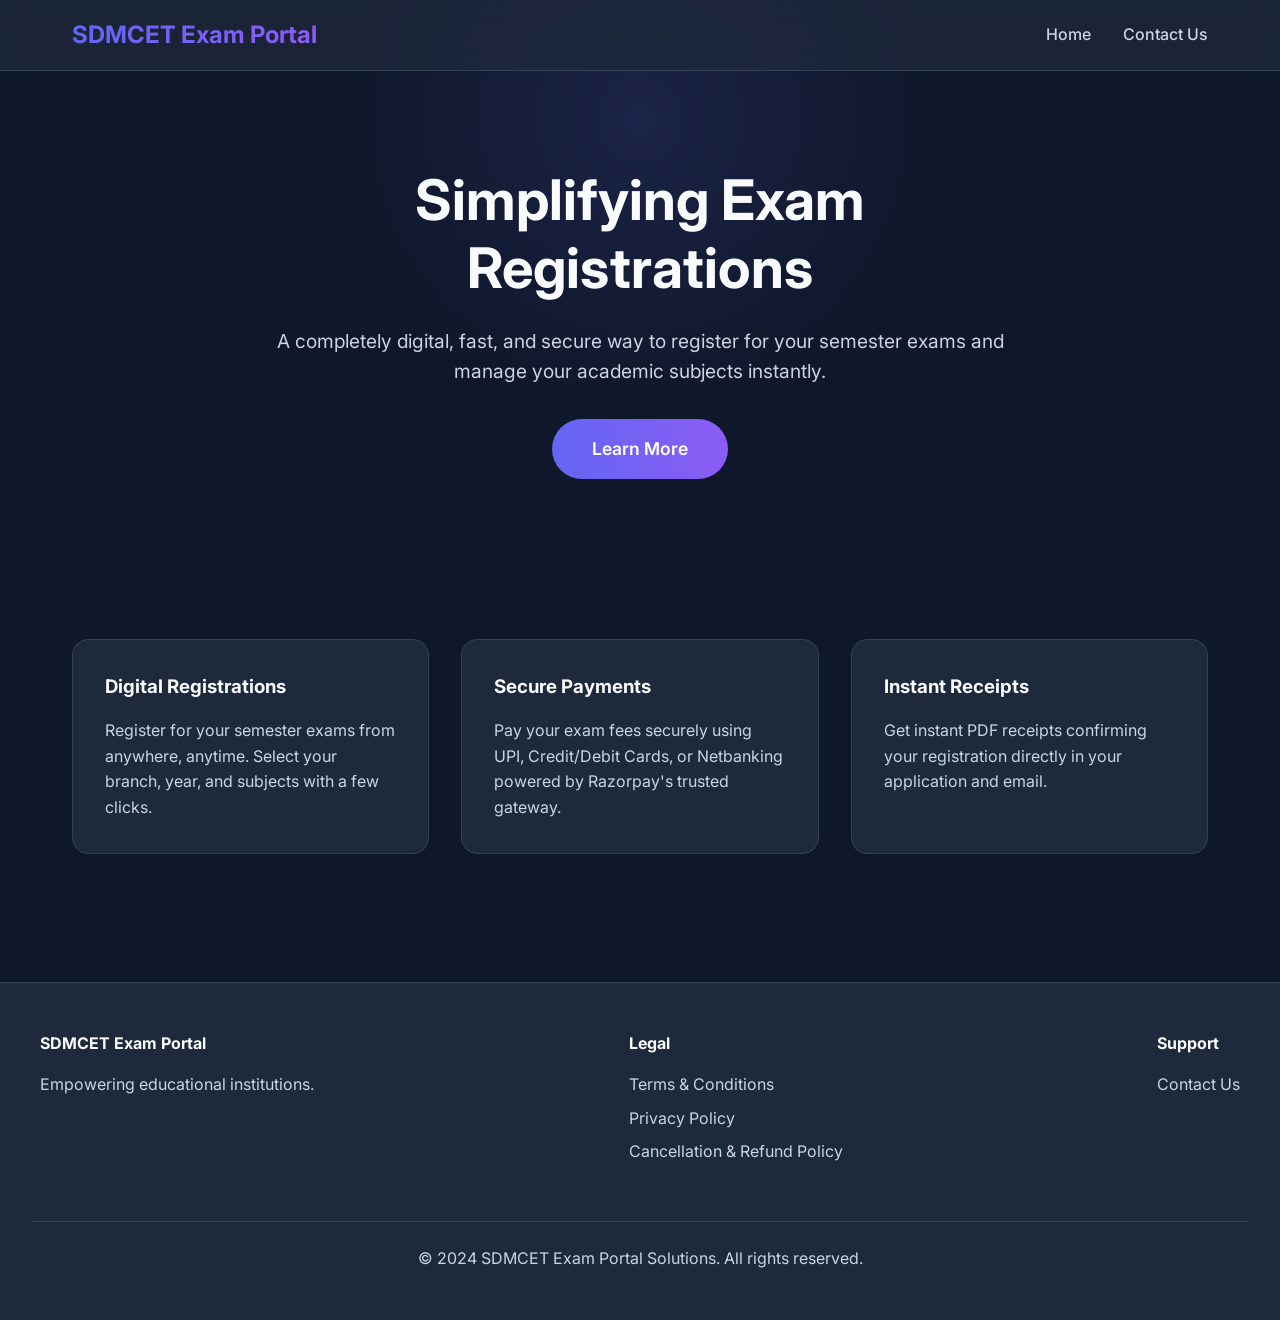
<file: razorpay_website/index.html>
﻿<!DOCTYPE html>
<html lang="en">
<head>
    <meta charset="UTF-8">
    <meta name="viewport" content="width=device-width, initial-scale=1.0">
    <title>SDMCET Exam Portal | Student Registration Portal</title>
    <meta name="description" content="Seamless online exam registration and fee payment portal for students.">
    <link href="https://fonts.googleapis.com/css2?family=Inter:wght@400;500;600;700&display=swap" rel="stylesheet">
    <link rel="stylesheet" href="style.css">
</head>
<body>
    <header>
        <nav>
            <a href="index.html" class="logo">SDMCET Exam Portal</a>
            <div class="nav-links">
                <a href="index.html">Home</a>
                <a href="contact.html">Contact Us</a>
            </div>
        </nav>
    </header>

    <main>
        <section class="hero">
            <h1>Simplifying Exam Registrations</h1>
            <p>A completely digital, fast, and secure way to register for your semester exams and manage your academic subjects instantly.</p>
            <a href="#about" class="cta-button">Learn More</a>
        </section>

        <section id="about" class="features">
            <div class="feature-card">
                <h3>Digital Registrations</h3>
                <p>Register for your semester exams from anywhere, anytime. Select your branch, year, and subjects with a few clicks.</p>
            </div>
            <div class="feature-card">
                <h3>Secure Payments</h3>
                <p>Pay your exam fees securely using UPI, Credit/Debit Cards, or Netbanking powered by Razorpay's trusted gateway.</p>
            </div>
            <div class="feature-card">
                <h3>Instant Receipts</h3>
                <p>Get instant PDF receipts confirming your registration directly in your application and email.</p>
            </div>
        </section>
    </main>

    <footer>
        <div class="footer-content">
            <div class="footer-section">
                <h4>SDMCET Exam Portal</h4>
                <p style="color: var(--text-muted);">Empowering educational institutions.</p>
            </div>
            <div class="footer-section">
                <h4>Legal</h4>
                <ul class="footer-links">
                    <li><a href="terms.html">Terms & Conditions</a></li>
                    <li><a href="privacy.html">Privacy Policy</a></li>
                    <li><a href="refund.html">Cancellation & Refund Policy</a></li>
                </ul>
            </div>
            <div class="footer-section">
                <h4>Support</h4>
                <ul class="footer-links">
                    <li><a href="contact.html">Contact Us</a></li>
                </ul>
            </div>
        </div>
        <div class="copyright">
            &copy; 2024 SDMCET Exam Portal Solutions. All rights reserved.
        </div>
    </footer>
</body>
</html>
</file>
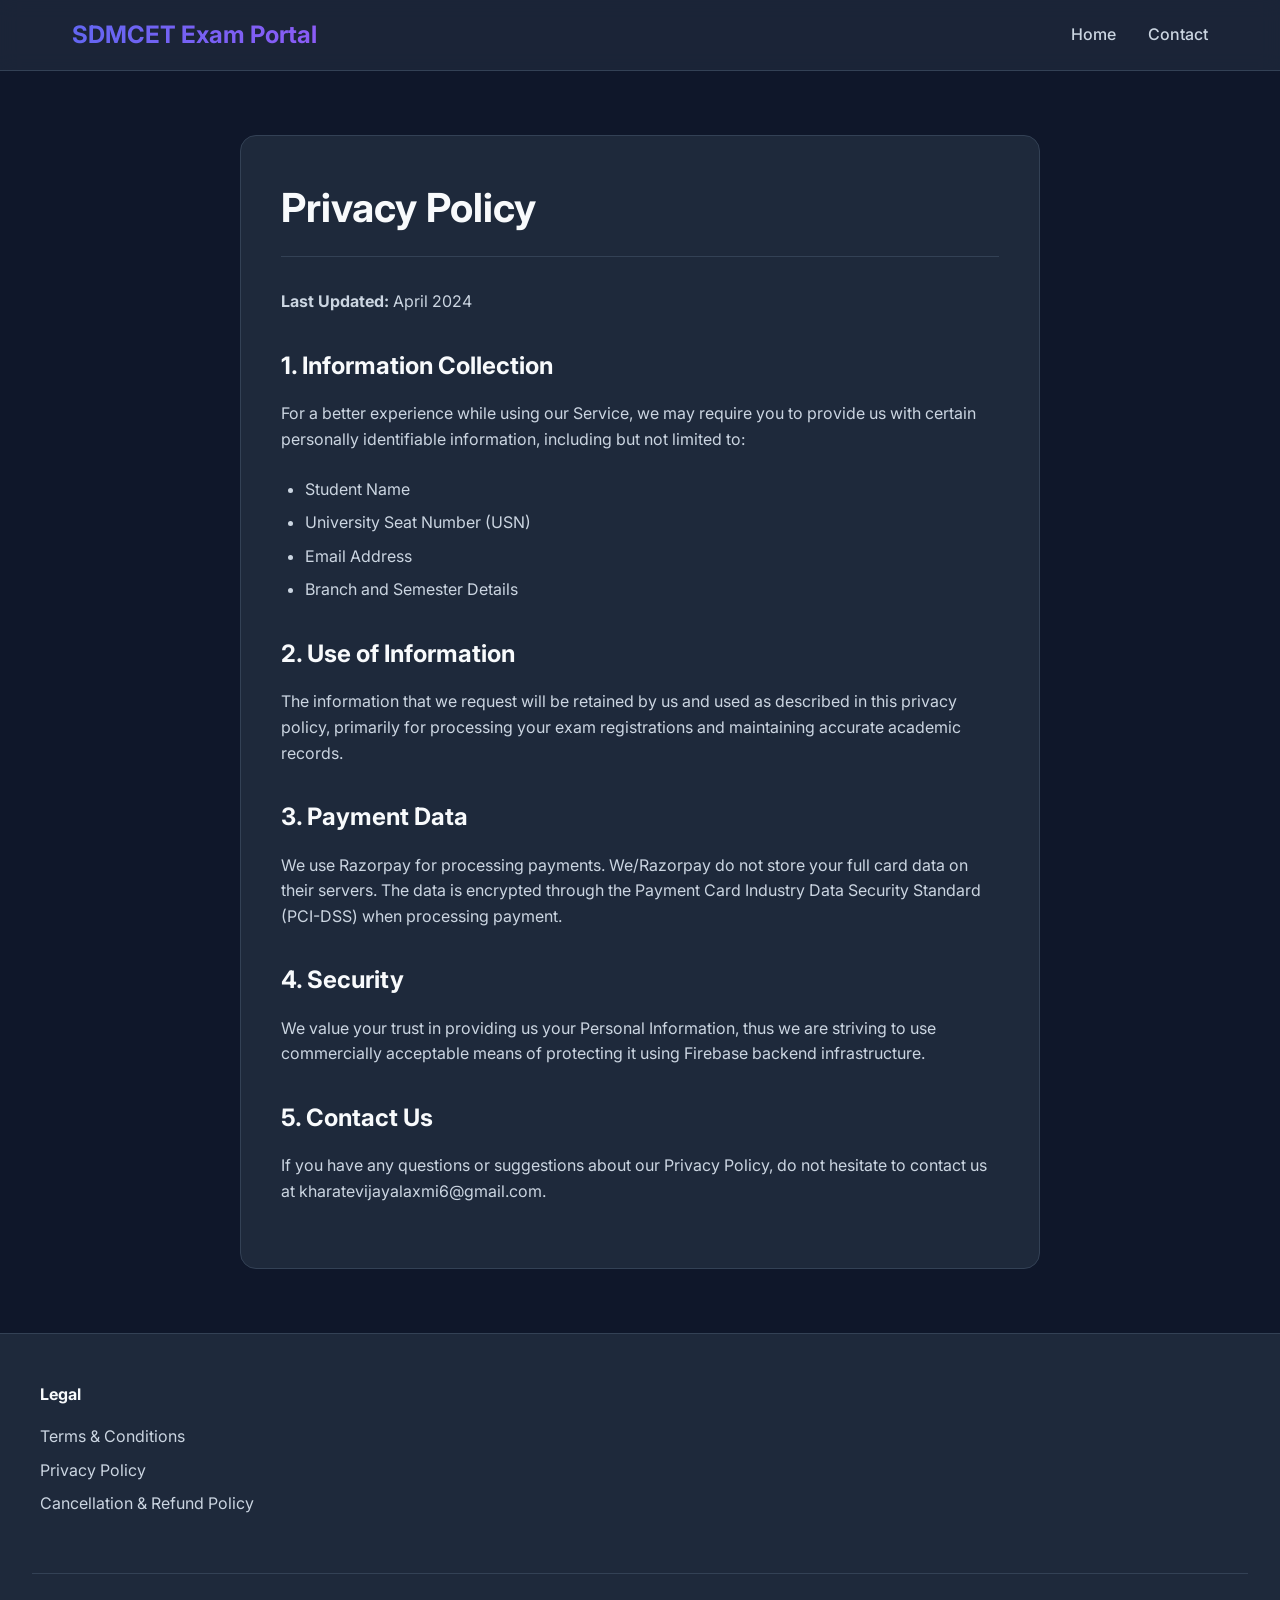
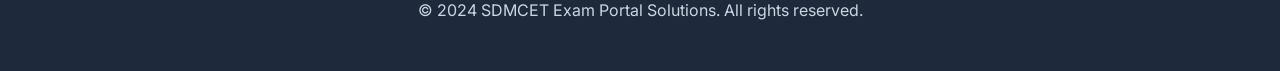
<file: razorpay_website/privacy.html>
﻿<!DOCTYPE html>
<html lang="en">
<head>
    <meta charset="UTF-8">
    <meta name="viewport" content="width=device-width, initial-scale=1.0">
    <title>Privacy Policy | SDMCET Exam Portal</title>
    <link href="https://fonts.googleapis.com/css2?family=Inter:wght@400;500;600;700&display=swap" rel="stylesheet">
    <link rel="stylesheet" href="style.css">
</head>
<body>
    <header>
        <nav>
            <a href="index.html" class="logo">SDMCET Exam Portal</a>
            <div class="nav-links">
                <a href="index.html">Home</a>
                <a href="contact.html">Contact</a>
            </div>
        </nav>
    </header>

    <main>
        <div class="legal-content">
            <h1>Privacy Policy</h1>
            <p><strong>Last Updated:</strong> April 2024</p>
            
            <h2>1. Information Collection</h2>
            <p>For a better experience while using our Service, we may require you to provide us with certain personally identifiable information, including but not limited to:</p>
            <ul>
                <li>Student Name</li>
                <li>University Seat Number (USN)</li>
                <li>Email Address</li>
                <li>Branch and Semester Details</li>
            </ul>

            <h2>2. Use of Information</h2>
            <p>The information that we request will be retained by us and used as described in this privacy policy, primarily for processing your exam registrations and maintaining accurate academic records.</p>

            <h2>3. Payment Data</h2>
            <p>We use Razorpay for processing payments. We/Razorpay do not store your full card data on their servers. The data is encrypted through the Payment Card Industry Data Security Standard (PCI-DSS) when processing payment.</p>

            <h2>4. Security</h2>
            <p>We value your trust in providing us your Personal Information, thus we are striving to use commercially acceptable means of protecting it using Firebase backend infrastructure.</p>

            <h2>5. Contact Us</h2>
            <p>If you have any questions or suggestions about our Privacy Policy, do not hesitate to contact us at kharatevijayalaxmi6@gmail.com.</p>
        </div>
    </main>

    <footer>
        <div class="footer-content">
            <div class="footer-section">
                <h4>Legal</h4>
                <ul class="footer-links">
                    <li><a href="terms.html">Terms & Conditions</a></li>
                    <li><a href="privacy.html">Privacy Policy</a></li>
                    <li><a href="refund.html">Cancellation & Refund Policy</a></li>
                </ul>
            </div>
        </div>
         <div class="copyright">
            &copy; 2024 SDMCET Exam Portal Solutions. All rights reserved.
        </div>
    </footer>
</body>
</html>
</file>
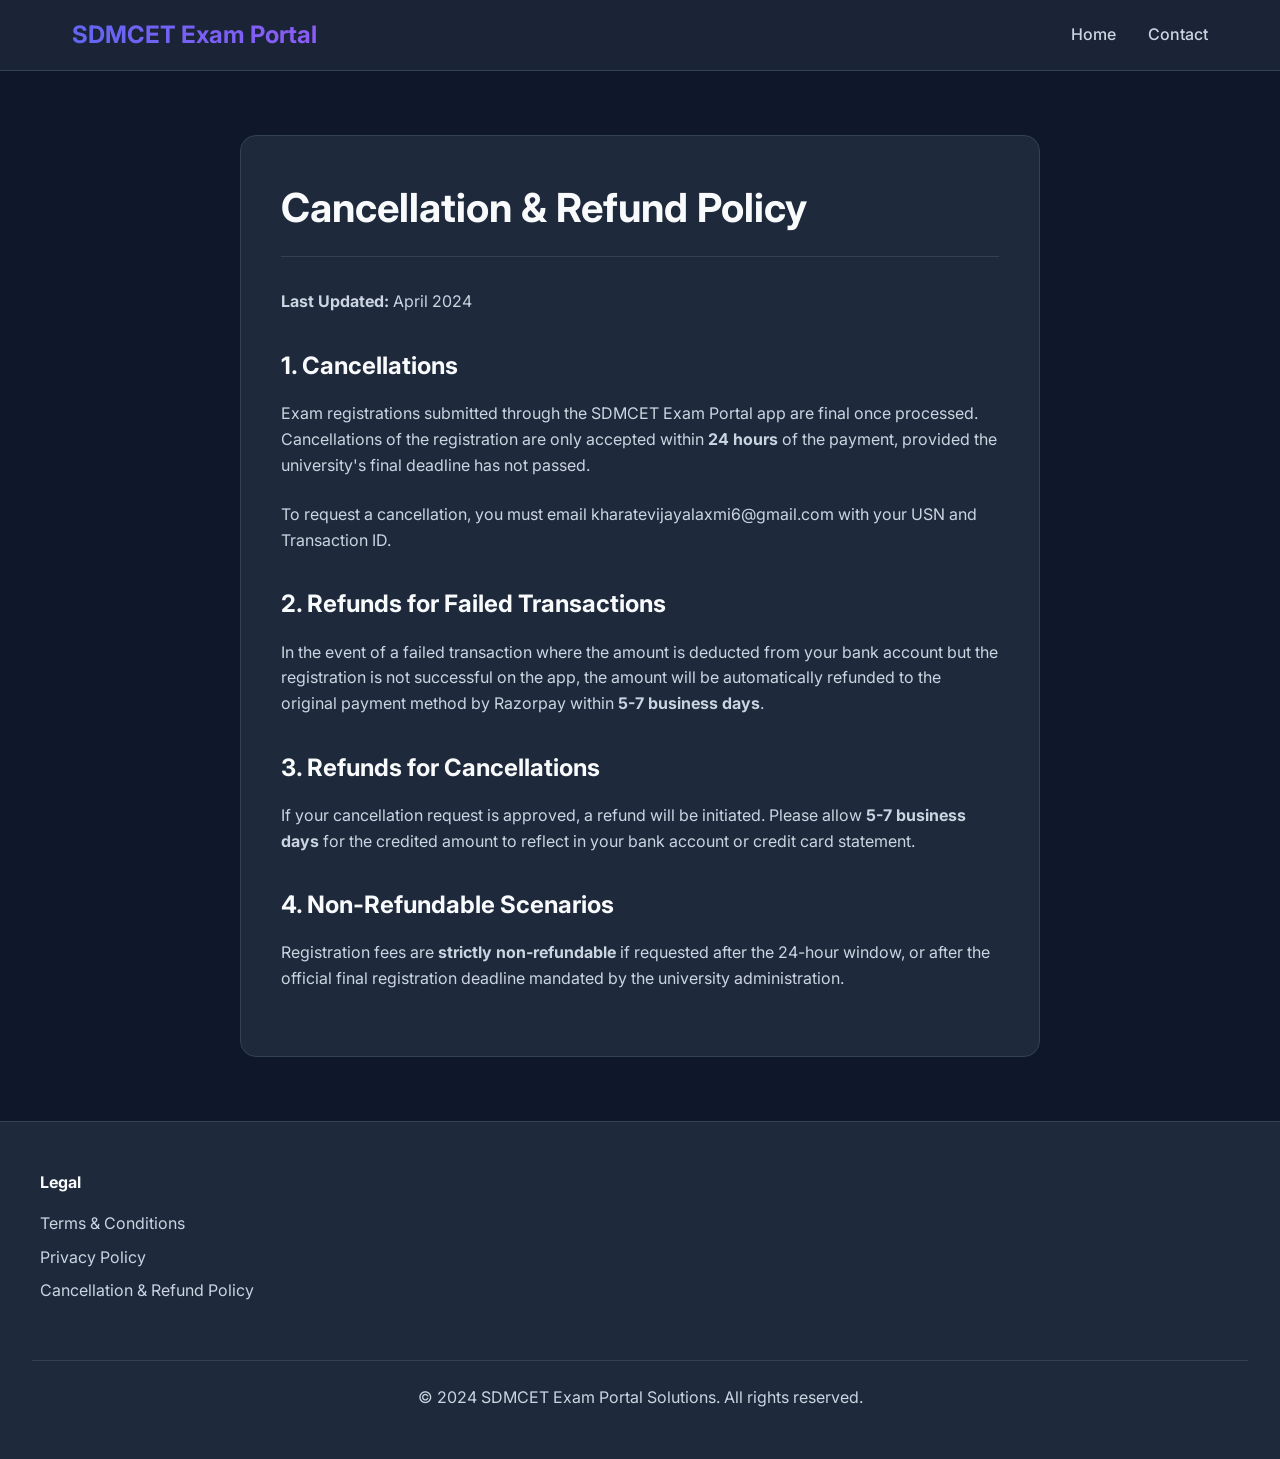
<file: razorpay_website/refund.html>
﻿<!DOCTYPE html>
<html lang="en">
<head>
    <meta charset="UTF-8">
    <meta name="viewport" content="width=device-width, initial-scale=1.0">
    <title>Cancellation & Refund Policy | SDMCET Exam Portal</title>
    <link href="https://fonts.googleapis.com/css2?family=Inter:wght@400;500;600;700&display=swap" rel="stylesheet">
    <link rel="stylesheet" href="style.css">
</head>
<body>
    <header>
        <nav>
            <a href="index.html" class="logo">SDMCET Exam Portal</a>
            <div class="nav-links">
                <a href="index.html">Home</a>
                <a href="contact.html">Contact</a>
            </div>
        </nav>
    </header>

    <main>
        <div class="legal-content">
            <h1>Cancellation & Refund Policy</h1>
            <p><strong>Last Updated:</strong> April 2024</p>
            
            <h2>1. Cancellations</h2>
            <p>Exam registrations submitted through the SDMCET Exam Portal app are final once processed. Cancellations of the registration are only accepted within <strong>24 hours</strong> of the payment, provided the university's final deadline has not passed.</p>
            <p>To request a cancellation, you must email kharatevijayalaxmi6@gmail.com with your USN and Transaction ID.</p>

            <h2>2. Refunds for Failed Transactions</h2>
            <p>In the event of a failed transaction where the amount is deducted from your bank account but the registration is not successful on the app, the amount will be automatically refunded to the original payment method by Razorpay within <strong>5-7 business days</strong>.</p>

            <h2>3. Refunds for Cancellations</h2>
            <p>If your cancellation request is approved, a refund will be initiated. Please allow <strong>5-7 business days</strong> for the credited amount to reflect in your bank account or credit card statement.</p>

            <h2>4. Non-Refundable Scenarios</h2>
            <p>Registration fees are <strong>strictly non-refundable</strong> if requested after the 24-hour window, or after the official final registration deadline mandated by the university administration.</p>
        </div>
    </main>

    <footer>
        <div class="footer-content">
            <div class="footer-section">
                <h4>Legal</h4>
                <ul class="footer-links">
                    <li><a href="terms.html">Terms & Conditions</a></li>
                    <li><a href="privacy.html">Privacy Policy</a></li>
                    <li><a href="refund.html">Cancellation & Refund Policy</a></li>
                </ul>
            </div>
        </div>
         <div class="copyright">
            &copy; 2024 SDMCET Exam Portal Solutions. All rights reserved.
        </div>
    </footer>
</body>
</html>
</file>
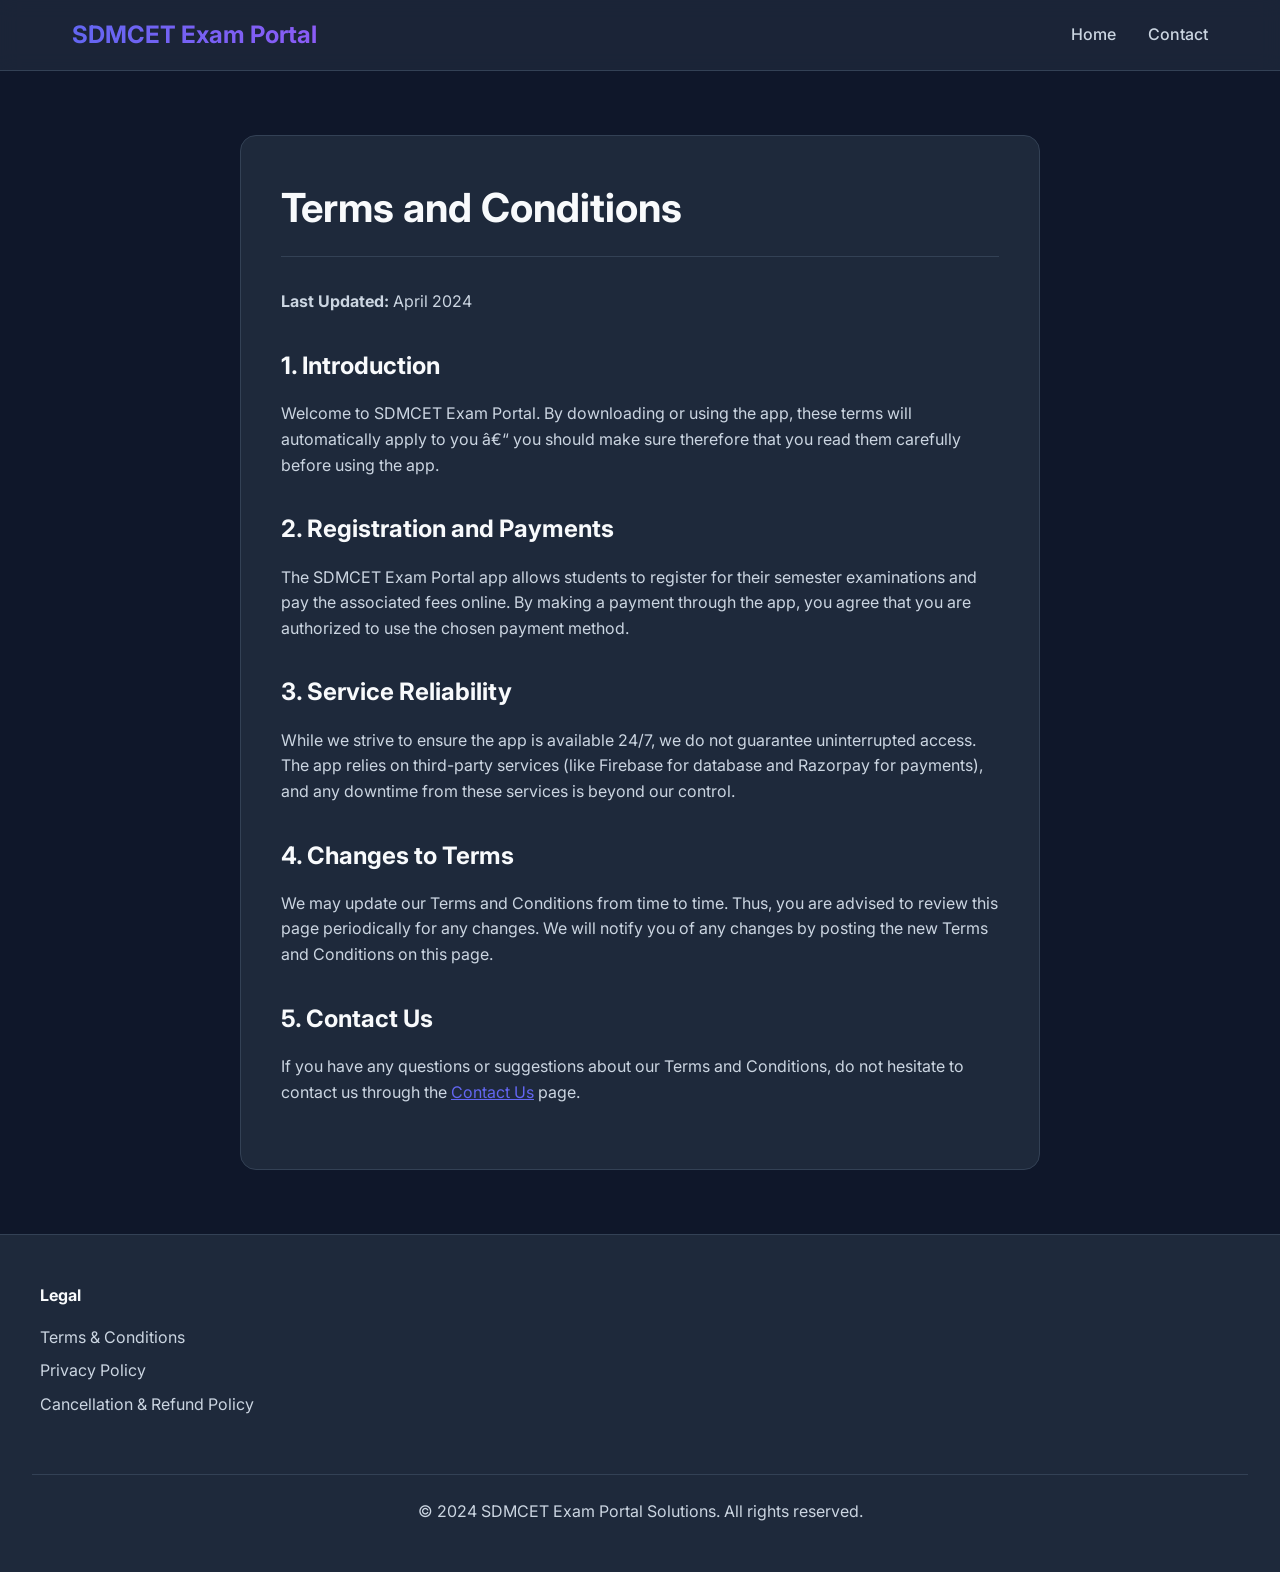
<file: razorpay_website/terms.html>
﻿<!DOCTYPE html>
<html lang="en">
<head>
    <meta charset="UTF-8">
    <meta name="viewport" content="width=device-width, initial-scale=1.0">
    <title>Terms and Conditions | SDMCET Exam Portal</title>
    <link href="https://fonts.googleapis.com/css2?family=Inter:wght@400;500;600;700&display=swap" rel="stylesheet">
    <link rel="stylesheet" href="style.css">
</head>
<body>
    <header>
        <nav>
            <a href="index.html" class="logo">SDMCET Exam Portal</a>
            <div class="nav-links">
                <a href="index.html">Home</a>
                <a href="contact.html">Contact</a>
            </div>
        </nav>
    </header>

    <main>
        <div class="legal-content">
            <h1>Terms and Conditions</h1>
            <p><strong>Last Updated:</strong> April 2024</p>
            
            <h2>1. Introduction</h2>
            <p>Welcome to SDMCET Exam Portal. By downloading or using the app, these terms will automatically apply to you â€“ you should make sure therefore that you read them carefully before using the app.</p>

            <h2>2. Registration and Payments</h2>
            <p>The SDMCET Exam Portal app allows students to register for their semester examinations and pay the associated fees online. By making a payment through the app, you agree that you are authorized to use the chosen payment method.</p>

            <h2>3. Service Reliability</h2>
            <p>While we strive to ensure the app is available 24/7, we do not guarantee uninterrupted access. The app relies on third-party services (like Firebase for database and Razorpay for payments), and any downtime from these services is beyond our control.</p>

            <h2>4. Changes to Terms</h2>
            <p>We may update our Terms and Conditions from time to time. Thus, you are advised to review this page periodically for any changes. We will notify you of any changes by posting the new Terms and Conditions on this page.</p>

            <h2>5. Contact Us</h2>
            <p>If you have any questions or suggestions about our Terms and Conditions, do not hesitate to contact us through the <a href="contact.html" style="color: var(--gradient-start)">Contact Us</a> page.</p>
        </div>
    </main>

    <footer>
        <div class="footer-content">
            <div class="footer-section">
                <h4>Legal</h4>
                <ul class="footer-links">
                    <li><a href="terms.html">Terms & Conditions</a></li>
                    <li><a href="privacy.html">Privacy Policy</a></li>
                    <li><a href="refund.html">Cancellation & Refund Policy</a></li>
                </ul>
            </div>
        </div>
         <div class="copyright">
            &copy; 2024 SDMCET Exam Portal Solutions. All rights reserved.
        </div>
    </footer>
</body>
</html>
</file>
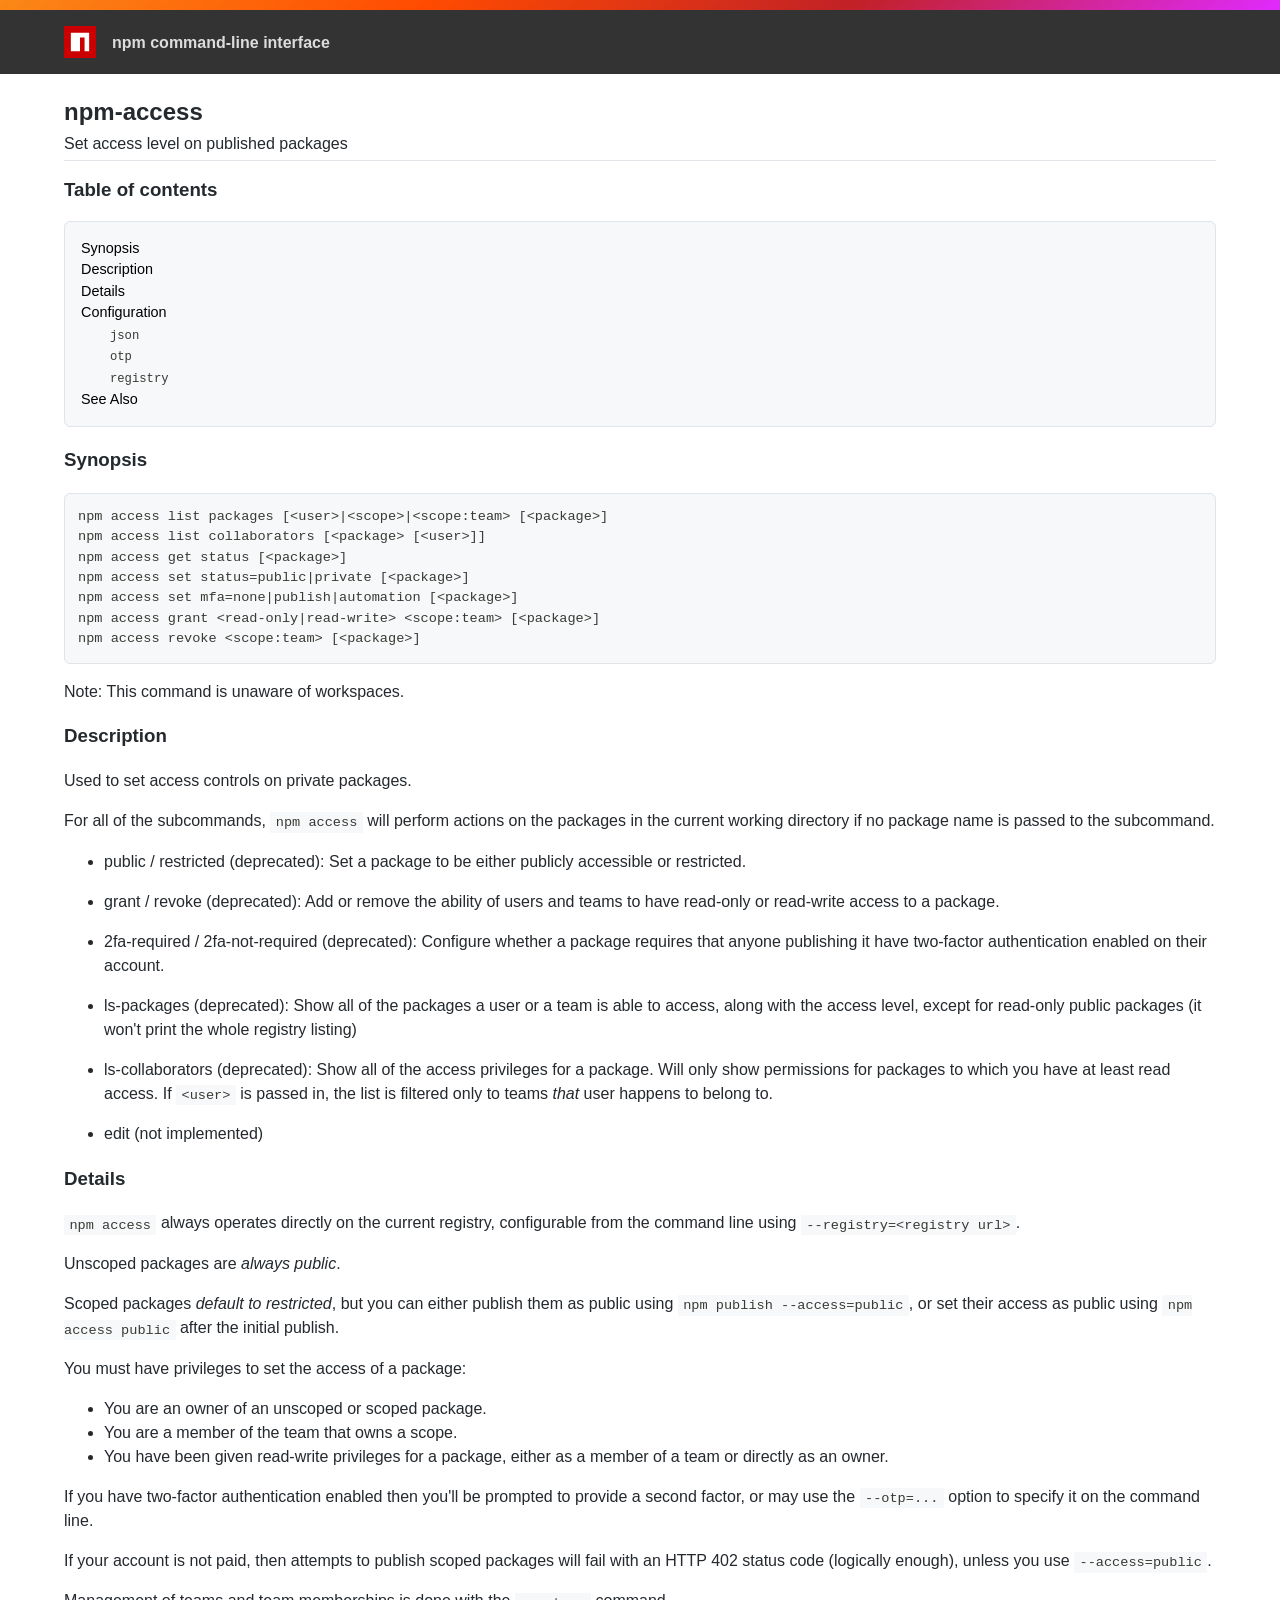
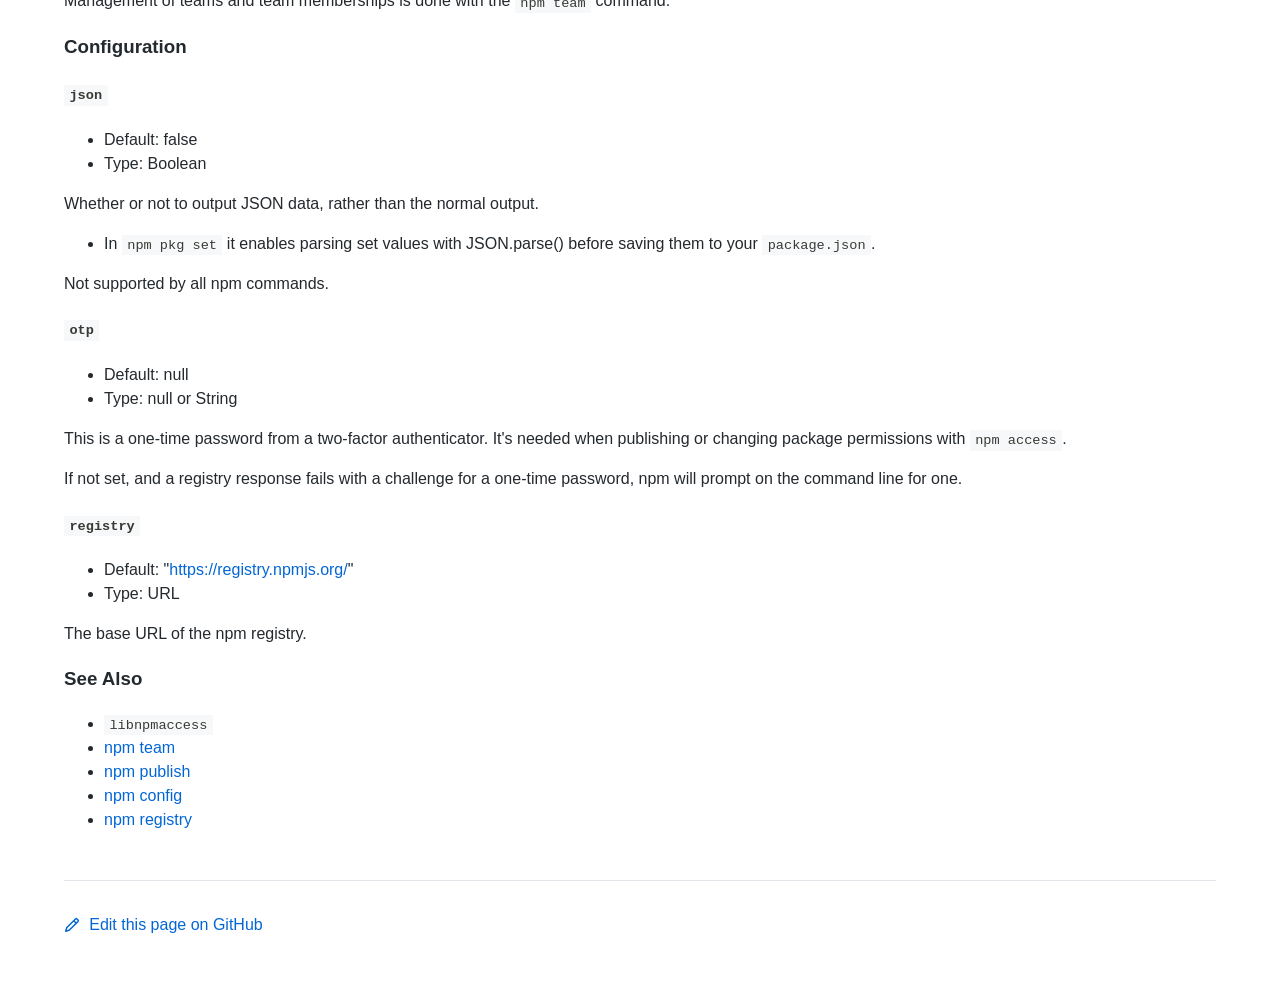
<file: node-v20.11.1-win-x64/node_modules/npm/docs/output/commands/npm-access.html>
<!DOCTYPE html><html><head>
<meta charset="utf-8">
<title>npm-access</title>
<style>
body {
    background-color: #ffffff;
    color: #24292e;

    margin: 0;

    line-height: 1.5;

    font-family: -apple-system, BlinkMacSystemFont, "Segoe UI", Helvetica, Arial, sans-serif, "Apple Color Emoji", "Segoe UI Emoji";
}
#rainbar {
    height: 10px;
    background-image: linear-gradient(139deg, #fb8817, #ff4b01, #c12127, #e02aff);
}

a {
    text-decoration: none;
    color: #0366d6;
}
a:hover {
    text-decoration: underline;
}

pre {
    margin: 1em 0px;
    padding: 1em;
    border: solid 1px #e1e4e8;
    border-radius: 6px;

    display: block;
    overflow: auto;

    white-space: pre;

    background-color: #f6f8fa;
    color: #393a34;
}
code {
    font-family: SFMono-Regular, Consolas, "Liberation Mono", Menlo, Courier, monospace;
    font-size: 85%;
    padding: 0.2em 0.4em;
    background-color: #f6f8fa;
    color: #393a34;
}
pre > code {
    padding: 0;
    background-color: inherit;
    color: inherit;
}
h1, h2, h3 {
    font-weight: 600;
}

#logobar {
    background-color: #333333;
    margin: 0 auto;
    padding: 1em 4em;
}
#logobar .logo {
    float: left;
}
#logobar .title {
    font-weight: 600;
    color: #dddddd;
    float: left;
    margin: 5px 0 0 1em;
}
#logobar:after {
    content: "";
    display: block;
    clear: both;
}

#content {
    margin: 0 auto;
    padding: 0 4em;
}

#table_of_contents > h2 {
    font-size: 1.17em;
}
#table_of_contents ul:first-child {
    border: solid 1px #e1e4e8;
    border-radius: 6px;
    padding: 1em;
    background-color: #f6f8fa;
    color: #393a34;
}
#table_of_contents ul {
    list-style-type: none;
    padding-left: 1.5em;
}
#table_of_contents li {
    font-size: 0.9em;
}
#table_of_contents li a {
    color: #000000;
}

header.title {
    border-bottom: solid 1px #e1e4e8;
}
header.title > h1 {
    margin-bottom: 0.25em;
}
header.title > .description {
    display: block;
    margin-bottom: 0.5em;
    line-height: 1;
}

footer#edit {
    border-top: solid 1px #e1e4e8;
    margin: 3em 0 4em 0;
    padding-top: 2em;
}
</style>
</head>
<body>
<div id="banner">
<div id="rainbar"></div>
<div id="logobar">
<svg class="logo" role="img" height="32" width="32" viewBox="0 0 700 700">
<polygon fill="#cb0000" points="0,700 700,700 700,0 0,0"></polygon>
<polygon fill="#ffffff" points="150,550 350,550 350,250 450,250 450,550 550,550 550,150 150,150"></polygon>
</svg>
<div class="title">
npm command-line interface
</div>
</div>
</div>

<section id="content">
<header class="title">
<h1 id="npm-access">npm-access</h1>
<span class="description">Set access level on published packages</span>
</header>

<section id="table_of_contents">
<h2 id="table-of-contents">Table of contents</h2>
<div id="_table_of_contents"><ul><li><a href="#synopsis">Synopsis</a></li><li><a href="#description">Description</a></li><li><a href="#details">Details</a></li><li><a href="#configuration">Configuration</a></li><ul><li><a href="#json"><code>json</code></a></li><li><a href="#otp"><code>otp</code></a></li><li><a href="#registry"><code>registry</code></a></li></ul><li><a href="#see-also">See Also</a></li></ul></div>
</section>

<div id="_content"><h3 id="synopsis">Synopsis</h3>
<pre><code class="language-bash">npm access list packages [&lt;user&gt;|&lt;scope&gt;|&lt;scope:team&gt; [&lt;package&gt;]
npm access list collaborators [&lt;package&gt; [&lt;user&gt;]]
npm access get status [&lt;package&gt;]
npm access set status=public|private [&lt;package&gt;]
npm access set mfa=none|publish|automation [&lt;package&gt;]
npm access grant &lt;read-only|read-write&gt; &lt;scope:team&gt; [&lt;package&gt;]
npm access revoke &lt;scope:team&gt; [&lt;package&gt;]
</code></pre>
<p>Note: This command is unaware of workspaces.</p>
<h3 id="description">Description</h3>
<p>Used to set access controls on private packages.</p>
<p>For all of the subcommands, <code>npm access</code> will perform actions on the packages
in the current working directory if no package name is passed to the
subcommand.</p>
<ul>
<li>
<p>public / restricted (deprecated):
Set a package to be either publicly accessible or restricted.</p>
</li>
<li>
<p>grant / revoke (deprecated):
Add or remove the ability of users and teams to have read-only or read-write
access to a package.</p>
</li>
<li>
<p>2fa-required / 2fa-not-required (deprecated):
Configure whether a package requires that anyone publishing it have two-factor
authentication enabled on their account.</p>
</li>
<li>
<p>ls-packages (deprecated):
Show all of the packages a user or a team is able to access, along with the
access level, except for read-only public packages (it won't print the whole
registry listing)</p>
</li>
<li>
<p>ls-collaborators (deprecated):
Show all of the access privileges for a package. Will only show permissions
for packages to which you have at least read access. If <code>&lt;user&gt;</code> is passed in,
the list is filtered only to teams <em>that</em> user happens to belong to.</p>
</li>
<li>
<p>edit (not implemented)</p>
</li>
</ul>
<h3 id="details">Details</h3>
<p><code>npm access</code> always operates directly on the current registry, configurable
from the command line using <code>--registry=&lt;registry url&gt;</code>.</p>
<p>Unscoped packages are <em>always public</em>.</p>
<p>Scoped packages <em>default to restricted</em>, but you can either publish them as
public using <code>npm publish --access=public</code>, or set their access as public using
<code>npm access public</code> after the initial publish.</p>
<p>You must have privileges to set the access of a package:</p>
<ul>
<li>You are an owner of an unscoped or scoped package.</li>
<li>You are a member of the team that owns a scope.</li>
<li>You have been given read-write privileges for a package, either as a member
of a team or directly as an owner.</li>
</ul>
<p>If you have two-factor authentication enabled then you'll be prompted to provide a second factor, or may use the <code>--otp=...</code> option to specify it on
the command line.</p>
<p>If your account is not paid, then attempts to publish scoped packages will
fail with an HTTP 402 status code (logically enough), unless you use
<code>--access=public</code>.</p>
<p>Management of teams and team memberships is done with the <code>npm team</code> command.</p>
<h3 id="configuration">Configuration</h3>
<h4 id="json"><code>json</code></h4>
<ul>
<li>Default: false</li>
<li>Type: Boolean</li>
</ul>
<p>Whether or not to output JSON data, rather than the normal output.</p>
<ul>
<li>In <code>npm pkg set</code> it enables parsing set values with JSON.parse() before
saving them to your <code>package.json</code>.</li>
</ul>
<p>Not supported by all npm commands.</p>
<h4 id="otp"><code>otp</code></h4>
<ul>
<li>Default: null</li>
<li>Type: null or String</li>
</ul>
<p>This is a one-time password from a two-factor authenticator. It's needed
when publishing or changing package permissions with <code>npm access</code>.</p>
<p>If not set, and a registry response fails with a challenge for a one-time
password, npm will prompt on the command line for one.</p>
<h4 id="registry"><code>registry</code></h4>
<ul>
<li>Default: "<a href="https://registry.npmjs.org/">https://registry.npmjs.org/</a>"</li>
<li>Type: URL</li>
</ul>
<p>The base URL of the npm registry.</p>
<h3 id="see-also">See Also</h3>
<ul>
<li><a href="https://npm.im/libnpmaccess"><code>libnpmaccess</code></a></li>
<li><a href="../commands/npm-team.html">npm team</a></li>
<li><a href="../commands/npm-publish.html">npm publish</a></li>
<li><a href="../commands/npm-config.html">npm config</a></li>
<li><a href="../using-npm/registry.html">npm registry</a></li>
</ul></div>

<footer id="edit">
<a href="https://github.com/npm/cli/edit/latest/docs/content/commands/npm-access.md">
<svg role="img" viewBox="0 0 16 16" width="16" height="16" fill="currentcolor" style="vertical-align: text-bottom; margin-right: 0.3em;">
<path fill-rule="evenodd" d="M11.013 1.427a1.75 1.75 0 012.474 0l1.086 1.086a1.75 1.75 0 010 2.474l-8.61 8.61c-.21.21-.47.364-.756.445l-3.251.93a.75.75 0 01-.927-.928l.929-3.25a1.75 1.75 0 01.445-.758l8.61-8.61zm1.414 1.06a.25.25 0 00-.354 0L10.811 3.75l1.439 1.44 1.263-1.263a.25.25 0 000-.354l-1.086-1.086zM11.189 6.25L9.75 4.81l-6.286 6.287a.25.25 0 00-.064.108l-.558 1.953 1.953-.558a.249.249 0 00.108-.064l6.286-6.286z"></path>
</svg>
Edit this page on GitHub
</a>
</footer>
</section>



</body></html>
</file>
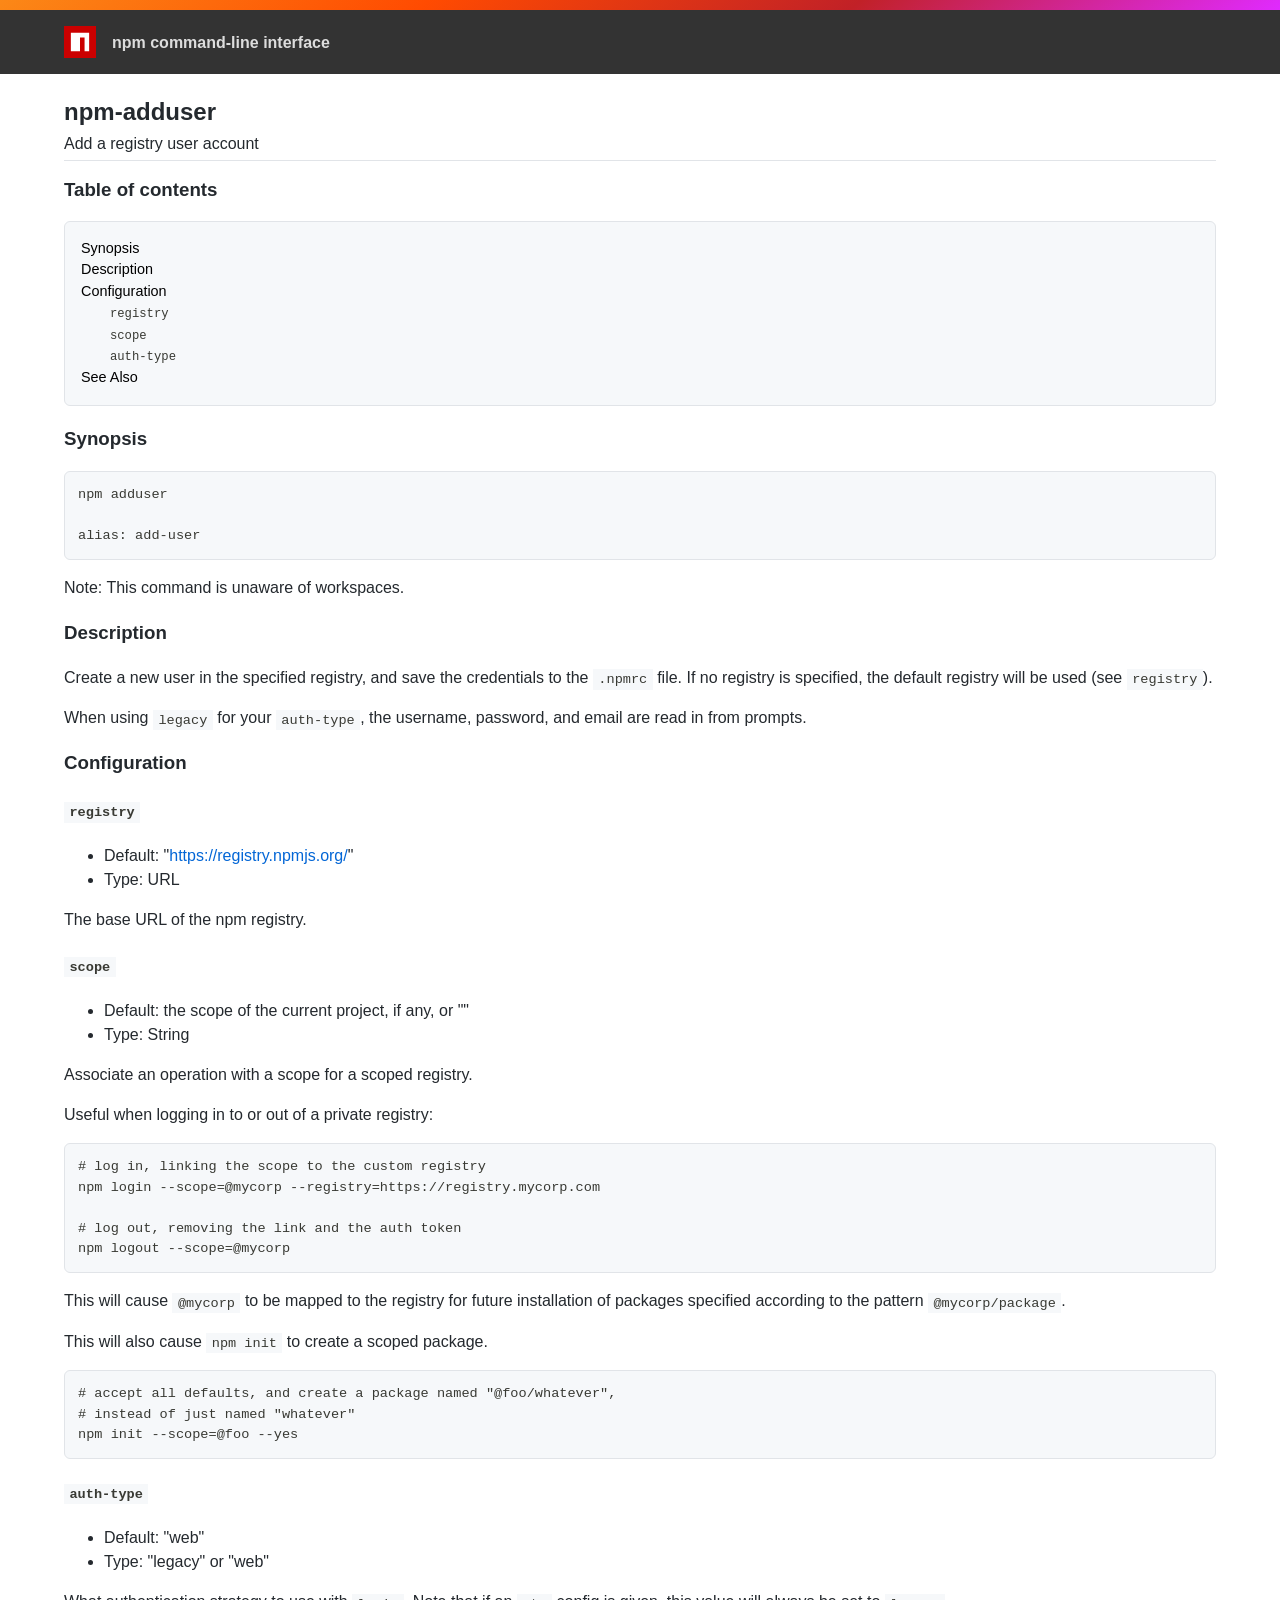
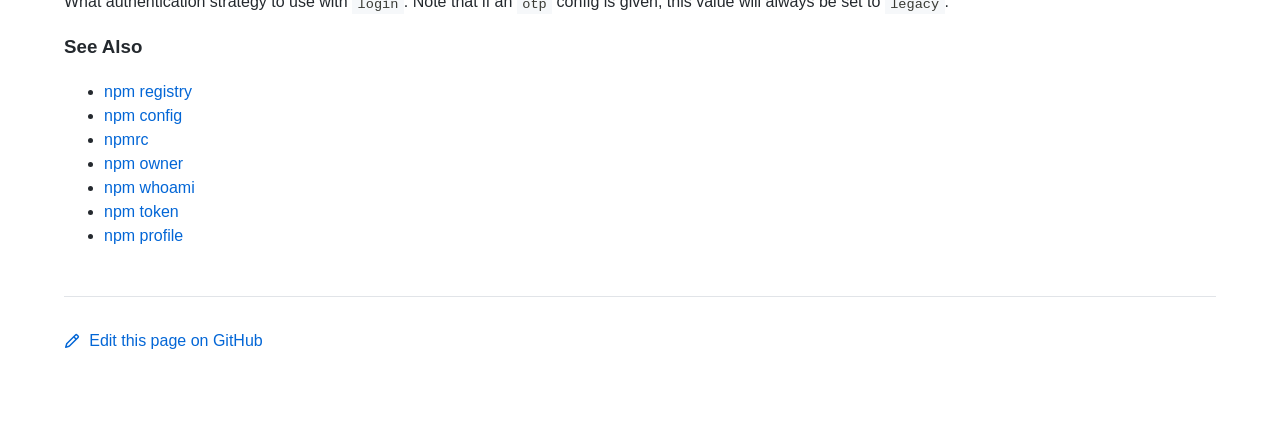
<file: node-v20.11.1-win-x64/node_modules/npm/docs/output/commands/npm-adduser.html>
<!DOCTYPE html><html><head>
<meta charset="utf-8">
<title>npm-adduser</title>
<style>
body {
    background-color: #ffffff;
    color: #24292e;

    margin: 0;

    line-height: 1.5;

    font-family: -apple-system, BlinkMacSystemFont, "Segoe UI", Helvetica, Arial, sans-serif, "Apple Color Emoji", "Segoe UI Emoji";
}
#rainbar {
    height: 10px;
    background-image: linear-gradient(139deg, #fb8817, #ff4b01, #c12127, #e02aff);
}

a {
    text-decoration: none;
    color: #0366d6;
}
a:hover {
    text-decoration: underline;
}

pre {
    margin: 1em 0px;
    padding: 1em;
    border: solid 1px #e1e4e8;
    border-radius: 6px;

    display: block;
    overflow: auto;

    white-space: pre;

    background-color: #f6f8fa;
    color: #393a34;
}
code {
    font-family: SFMono-Regular, Consolas, "Liberation Mono", Menlo, Courier, monospace;
    font-size: 85%;
    padding: 0.2em 0.4em;
    background-color: #f6f8fa;
    color: #393a34;
}
pre > code {
    padding: 0;
    background-color: inherit;
    color: inherit;
}
h1, h2, h3 {
    font-weight: 600;
}

#logobar {
    background-color: #333333;
    margin: 0 auto;
    padding: 1em 4em;
}
#logobar .logo {
    float: left;
}
#logobar .title {
    font-weight: 600;
    color: #dddddd;
    float: left;
    margin: 5px 0 0 1em;
}
#logobar:after {
    content: "";
    display: block;
    clear: both;
}

#content {
    margin: 0 auto;
    padding: 0 4em;
}

#table_of_contents > h2 {
    font-size: 1.17em;
}
#table_of_contents ul:first-child {
    border: solid 1px #e1e4e8;
    border-radius: 6px;
    padding: 1em;
    background-color: #f6f8fa;
    color: #393a34;
}
#table_of_contents ul {
    list-style-type: none;
    padding-left: 1.5em;
}
#table_of_contents li {
    font-size: 0.9em;
}
#table_of_contents li a {
    color: #000000;
}

header.title {
    border-bottom: solid 1px #e1e4e8;
}
header.title > h1 {
    margin-bottom: 0.25em;
}
header.title > .description {
    display: block;
    margin-bottom: 0.5em;
    line-height: 1;
}

footer#edit {
    border-top: solid 1px #e1e4e8;
    margin: 3em 0 4em 0;
    padding-top: 2em;
}
</style>
</head>
<body>
<div id="banner">
<div id="rainbar"></div>
<div id="logobar">
<svg class="logo" role="img" height="32" width="32" viewBox="0 0 700 700">
<polygon fill="#cb0000" points="0,700 700,700 700,0 0,0"></polygon>
<polygon fill="#ffffff" points="150,550 350,550 350,250 450,250 450,550 550,550 550,150 150,150"></polygon>
</svg>
<div class="title">
npm command-line interface
</div>
</div>
</div>

<section id="content">
<header class="title">
<h1 id="npm-adduser">npm-adduser</h1>
<span class="description">Add a registry user account</span>
</header>

<section id="table_of_contents">
<h2 id="table-of-contents">Table of contents</h2>
<div id="_table_of_contents"><ul><li><a href="#synopsis">Synopsis</a></li><li><a href="#description">Description</a></li><li><a href="#configuration">Configuration</a></li><ul><li><a href="#registry"><code>registry</code></a></li><li><a href="#scope"><code>scope</code></a></li><li><a href="#auth-type"><code>auth-type</code></a></li></ul><li><a href="#see-also">See Also</a></li></ul></div>
</section>

<div id="_content"><h3 id="synopsis">Synopsis</h3>
<pre><code class="language-bash">npm adduser

alias: add-user
</code></pre>
<p>Note: This command is unaware of workspaces.</p>
<h3 id="description">Description</h3>
<p>Create a new user in the specified registry, and save the credentials to
the <code>.npmrc</code> file. If no registry is specified, the default registry
will be used (see <a href="../using-npm/registry.html"><code>registry</code></a>).</p>
<p>When using <code>legacy</code> for your <code>auth-type</code>, the username, password, and
email are read in from prompts.</p>
<h3 id="configuration">Configuration</h3>
<h4 id="registry"><code>registry</code></h4>
<ul>
<li>Default: "<a href="https://registry.npmjs.org/">https://registry.npmjs.org/</a>"</li>
<li>Type: URL</li>
</ul>
<p>The base URL of the npm registry.</p>
<h4 id="scope"><code>scope</code></h4>
<ul>
<li>Default: the scope of the current project, if any, or ""</li>
<li>Type: String</li>
</ul>
<p>Associate an operation with a scope for a scoped registry.</p>
<p>Useful when logging in to or out of a private registry:</p>
<pre><code># log in, linking the scope to the custom registry
npm login --scope=@mycorp --registry=https://registry.mycorp.com

# log out, removing the link and the auth token
npm logout --scope=@mycorp
</code></pre>
<p>This will cause <code>@mycorp</code> to be mapped to the registry for future
installation of packages specified according to the pattern
<code>@mycorp/package</code>.</p>
<p>This will also cause <code>npm init</code> to create a scoped package.</p>
<pre><code># accept all defaults, and create a package named "@foo/whatever",
# instead of just named "whatever"
npm init --scope=@foo --yes
</code></pre>
<h4 id="auth-type"><code>auth-type</code></h4>
<ul>
<li>Default: "web"</li>
<li>Type: "legacy" or "web"</li>
</ul>
<p>What authentication strategy to use with <code>login</code>. Note that if an <code>otp</code>
config is given, this value will always be set to <code>legacy</code>.</p>
<h3 id="see-also">See Also</h3>
<ul>
<li><a href="../using-npm/registry.html">npm registry</a></li>
<li><a href="../commands/npm-config.html">npm config</a></li>
<li><a href="../configuring-npm/npmrc.html">npmrc</a></li>
<li><a href="../commands/npm-owner.html">npm owner</a></li>
<li><a href="../commands/npm-whoami.html">npm whoami</a></li>
<li><a href="../commands/npm-token.html">npm token</a></li>
<li><a href="../commands/npm-profile.html">npm profile</a></li>
</ul></div>

<footer id="edit">
<a href="https://github.com/npm/cli/edit/latest/docs/content/commands/npm-adduser.md">
<svg role="img" viewBox="0 0 16 16" width="16" height="16" fill="currentcolor" style="vertical-align: text-bottom; margin-right: 0.3em;">
<path fill-rule="evenodd" d="M11.013 1.427a1.75 1.75 0 012.474 0l1.086 1.086a1.75 1.75 0 010 2.474l-8.61 8.61c-.21.21-.47.364-.756.445l-3.251.93a.75.75 0 01-.927-.928l.929-3.25a1.75 1.75 0 01.445-.758l8.61-8.61zm1.414 1.06a.25.25 0 00-.354 0L10.811 3.75l1.439 1.44 1.263-1.263a.25.25 0 000-.354l-1.086-1.086zM11.189 6.25L9.75 4.81l-6.286 6.287a.25.25 0 00-.064.108l-.558 1.953 1.953-.558a.249.249 0 00.108-.064l6.286-6.286z"></path>
</svg>
Edit this page on GitHub
</a>
</footer>
</section>



</body></html>
</file>
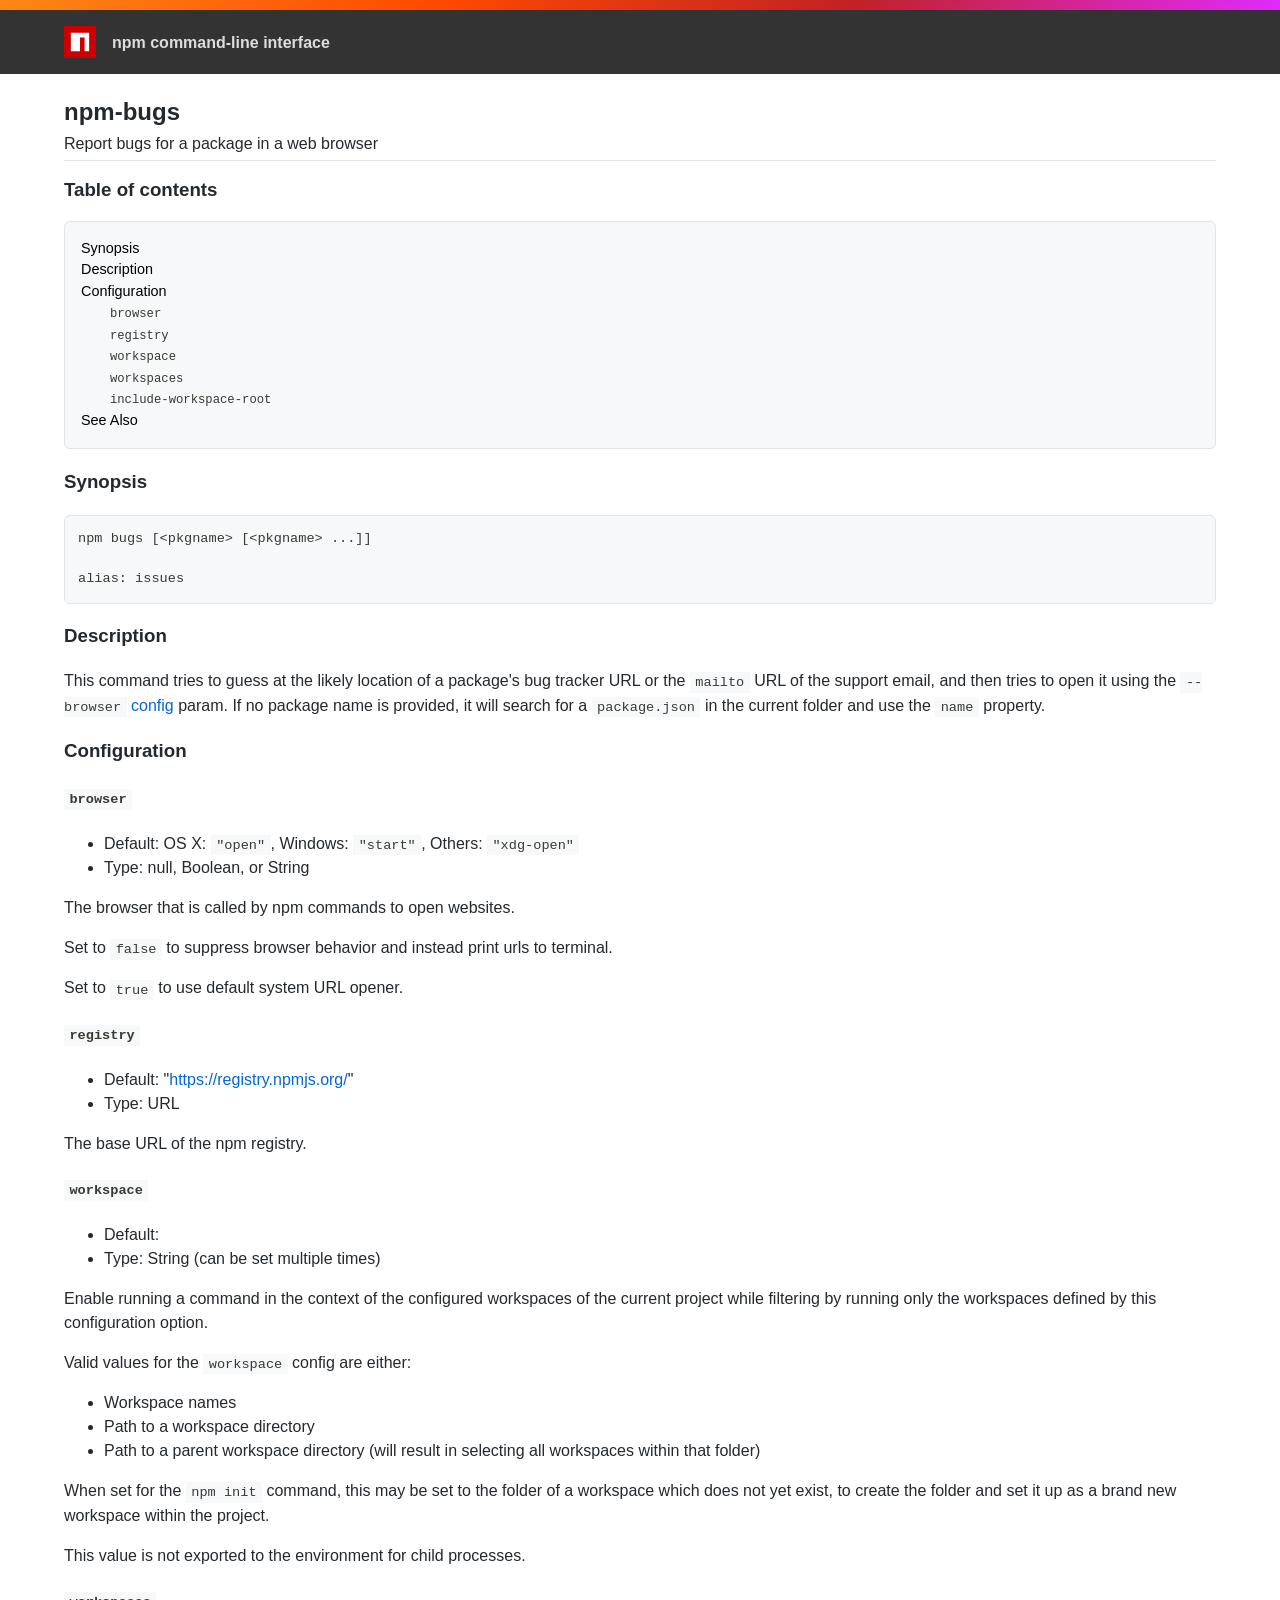
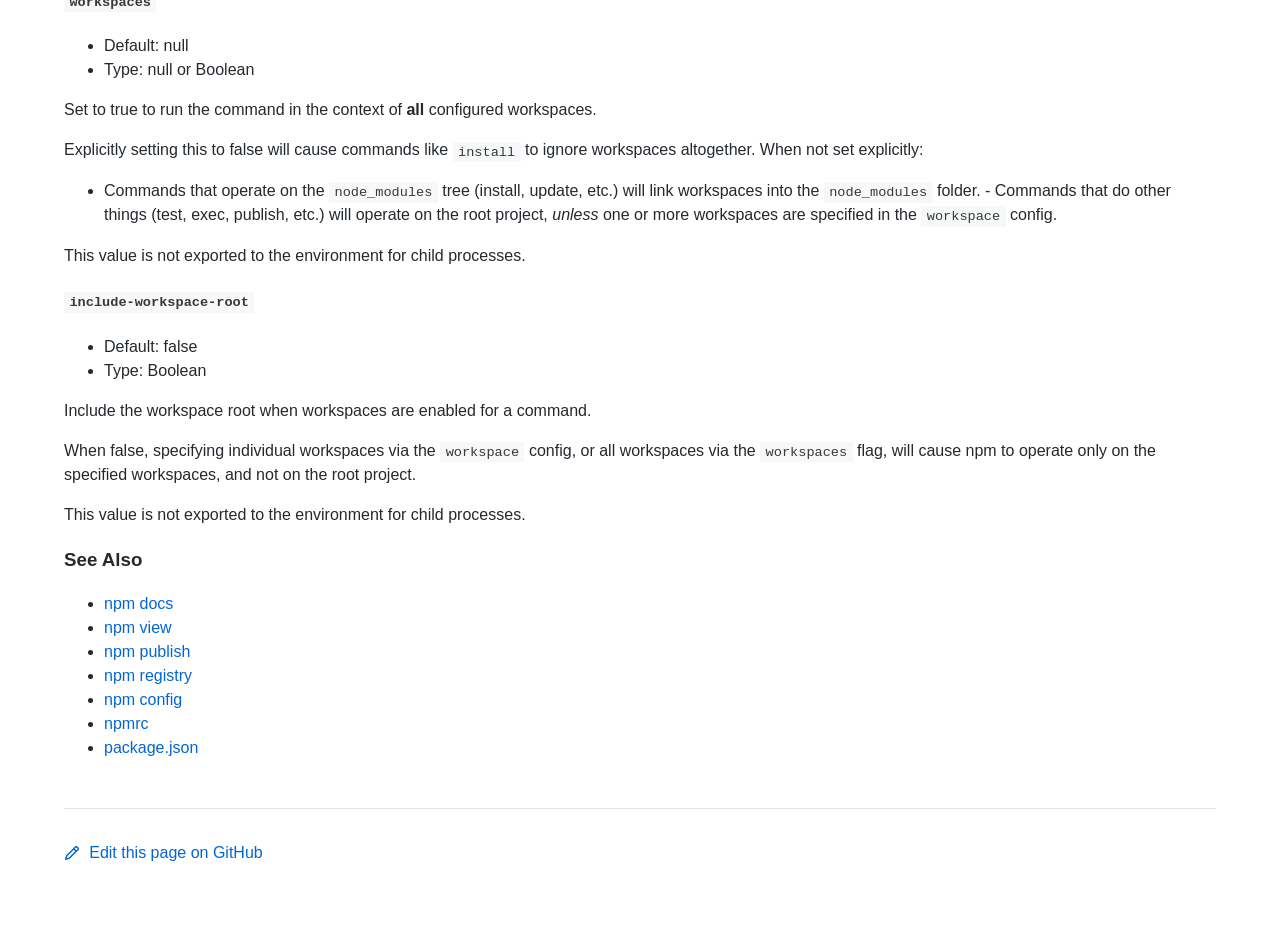
<file: node-v20.11.1-win-x64/node_modules/npm/docs/output/commands/npm-bugs.html>
<!DOCTYPE html><html><head>
<meta charset="utf-8">
<title>npm-bugs</title>
<style>
body {
    background-color: #ffffff;
    color: #24292e;

    margin: 0;

    line-height: 1.5;

    font-family: -apple-system, BlinkMacSystemFont, "Segoe UI", Helvetica, Arial, sans-serif, "Apple Color Emoji", "Segoe UI Emoji";
}
#rainbar {
    height: 10px;
    background-image: linear-gradient(139deg, #fb8817, #ff4b01, #c12127, #e02aff);
}

a {
    text-decoration: none;
    color: #0366d6;
}
a:hover {
    text-decoration: underline;
}

pre {
    margin: 1em 0px;
    padding: 1em;
    border: solid 1px #e1e4e8;
    border-radius: 6px;

    display: block;
    overflow: auto;

    white-space: pre;

    background-color: #f6f8fa;
    color: #393a34;
}
code {
    font-family: SFMono-Regular, Consolas, "Liberation Mono", Menlo, Courier, monospace;
    font-size: 85%;
    padding: 0.2em 0.4em;
    background-color: #f6f8fa;
    color: #393a34;
}
pre > code {
    padding: 0;
    background-color: inherit;
    color: inherit;
}
h1, h2, h3 {
    font-weight: 600;
}

#logobar {
    background-color: #333333;
    margin: 0 auto;
    padding: 1em 4em;
}
#logobar .logo {
    float: left;
}
#logobar .title {
    font-weight: 600;
    color: #dddddd;
    float: left;
    margin: 5px 0 0 1em;
}
#logobar:after {
    content: "";
    display: block;
    clear: both;
}

#content {
    margin: 0 auto;
    padding: 0 4em;
}

#table_of_contents > h2 {
    font-size: 1.17em;
}
#table_of_contents ul:first-child {
    border: solid 1px #e1e4e8;
    border-radius: 6px;
    padding: 1em;
    background-color: #f6f8fa;
    color: #393a34;
}
#table_of_contents ul {
    list-style-type: none;
    padding-left: 1.5em;
}
#table_of_contents li {
    font-size: 0.9em;
}
#table_of_contents li a {
    color: #000000;
}

header.title {
    border-bottom: solid 1px #e1e4e8;
}
header.title > h1 {
    margin-bottom: 0.25em;
}
header.title > .description {
    display: block;
    margin-bottom: 0.5em;
    line-height: 1;
}

footer#edit {
    border-top: solid 1px #e1e4e8;
    margin: 3em 0 4em 0;
    padding-top: 2em;
}
</style>
</head>
<body>
<div id="banner">
<div id="rainbar"></div>
<div id="logobar">
<svg class="logo" role="img" height="32" width="32" viewBox="0 0 700 700">
<polygon fill="#cb0000" points="0,700 700,700 700,0 0,0"></polygon>
<polygon fill="#ffffff" points="150,550 350,550 350,250 450,250 450,550 550,550 550,150 150,150"></polygon>
</svg>
<div class="title">
npm command-line interface
</div>
</div>
</div>

<section id="content">
<header class="title">
<h1 id="npm-bugs">npm-bugs</h1>
<span class="description">Report bugs for a package in a web browser</span>
</header>

<section id="table_of_contents">
<h2 id="table-of-contents">Table of contents</h2>
<div id="_table_of_contents"><ul><li><a href="#synopsis">Synopsis</a></li><li><a href="#description">Description</a></li><li><a href="#configuration">Configuration</a></li><ul><li><a href="#browser"><code>browser</code></a></li><li><a href="#registry"><code>registry</code></a></li><li><a href="#workspace"><code>workspace</code></a></li><li><a href="#workspaces"><code>workspaces</code></a></li><li><a href="#include-workspace-root"><code>include-workspace-root</code></a></li></ul><li><a href="#see-also">See Also</a></li></ul></div>
</section>

<div id="_content"><h3 id="synopsis">Synopsis</h3>
<pre><code class="language-bash">npm bugs [&lt;pkgname&gt; [&lt;pkgname&gt; ...]]

alias: issues
</code></pre>
<h3 id="description">Description</h3>
<p>This command tries to guess at the likely location of a package's bug
tracker URL or the <code>mailto</code> URL of the support email, and then tries to
open it using the <a href="../using-npm/config#browser.html"><code>--browser</code> config</a> param. If no
package name is provided, it will search for a <code>package.json</code> in the current
folder and use the <code>name</code> property.</p>
<h3 id="configuration">Configuration</h3>
<h4 id="browser"><code>browser</code></h4>
<ul>
<li>Default: OS X: <code>"open"</code>, Windows: <code>"start"</code>, Others: <code>"xdg-open"</code></li>
<li>Type: null, Boolean, or String</li>
</ul>
<p>The browser that is called by npm commands to open websites.</p>
<p>Set to <code>false</code> to suppress browser behavior and instead print urls to
terminal.</p>
<p>Set to <code>true</code> to use default system URL opener.</p>
<h4 id="registry"><code>registry</code></h4>
<ul>
<li>Default: "<a href="https://registry.npmjs.org/">https://registry.npmjs.org/</a>"</li>
<li>Type: URL</li>
</ul>
<p>The base URL of the npm registry.</p>
<h4 id="workspace"><code>workspace</code></h4>
<ul>
<li>Default:</li>
<li>Type: String (can be set multiple times)</li>
</ul>
<p>Enable running a command in the context of the configured workspaces of the
current project while filtering by running only the workspaces defined by
this configuration option.</p>
<p>Valid values for the <code>workspace</code> config are either:</p>
<ul>
<li>Workspace names</li>
<li>Path to a workspace directory</li>
<li>Path to a parent workspace directory (will result in selecting all
workspaces within that folder)</li>
</ul>
<p>When set for the <code>npm init</code> command, this may be set to the folder of a
workspace which does not yet exist, to create the folder and set it up as a
brand new workspace within the project.</p>
<p>This value is not exported to the environment for child processes.</p>
<h4 id="workspaces"><code>workspaces</code></h4>
<ul>
<li>Default: null</li>
<li>Type: null or Boolean</li>
</ul>
<p>Set to true to run the command in the context of <strong>all</strong> configured
workspaces.</p>
<p>Explicitly setting this to false will cause commands like <code>install</code> to
ignore workspaces altogether. When not set explicitly:</p>
<ul>
<li>Commands that operate on the <code>node_modules</code> tree (install, update, etc.)
will link workspaces into the <code>node_modules</code> folder. - Commands that do
other things (test, exec, publish, etc.) will operate on the root project,
<em>unless</em> one or more workspaces are specified in the <code>workspace</code> config.</li>
</ul>
<p>This value is not exported to the environment for child processes.</p>
<h4 id="include-workspace-root"><code>include-workspace-root</code></h4>
<ul>
<li>Default: false</li>
<li>Type: Boolean</li>
</ul>
<p>Include the workspace root when workspaces are enabled for a command.</p>
<p>When false, specifying individual workspaces via the <code>workspace</code> config, or
all workspaces via the <code>workspaces</code> flag, will cause npm to operate only on
the specified workspaces, and not on the root project.</p>
<p>This value is not exported to the environment for child processes.</p>
<h3 id="see-also">See Also</h3>
<ul>
<li><a href="../commands/npm-docs.html">npm docs</a></li>
<li><a href="../commands/npm-view.html">npm view</a></li>
<li><a href="../commands/npm-publish.html">npm publish</a></li>
<li><a href="../using-npm/registry.html">npm registry</a></li>
<li><a href="../commands/npm-config.html">npm config</a></li>
<li><a href="../configuring-npm/npmrc.html">npmrc</a></li>
<li><a href="../configuring-npm/package-json.html">package.json</a></li>
</ul></div>

<footer id="edit">
<a href="https://github.com/npm/cli/edit/latest/docs/content/commands/npm-bugs.md">
<svg role="img" viewBox="0 0 16 16" width="16" height="16" fill="currentcolor" style="vertical-align: text-bottom; margin-right: 0.3em;">
<path fill-rule="evenodd" d="M11.013 1.427a1.75 1.75 0 012.474 0l1.086 1.086a1.75 1.75 0 010 2.474l-8.61 8.61c-.21.21-.47.364-.756.445l-3.251.93a.75.75 0 01-.927-.928l.929-3.25a1.75 1.75 0 01.445-.758l8.61-8.61zm1.414 1.06a.25.25 0 00-.354 0L10.811 3.75l1.439 1.44 1.263-1.263a.25.25 0 000-.354l-1.086-1.086zM11.189 6.25L9.75 4.81l-6.286 6.287a.25.25 0 00-.064.108l-.558 1.953 1.953-.558a.249.249 0 00.108-.064l6.286-6.286z"></path>
</svg>
Edit this page on GitHub
</a>
</footer>
</section>



</body></html>
</file>
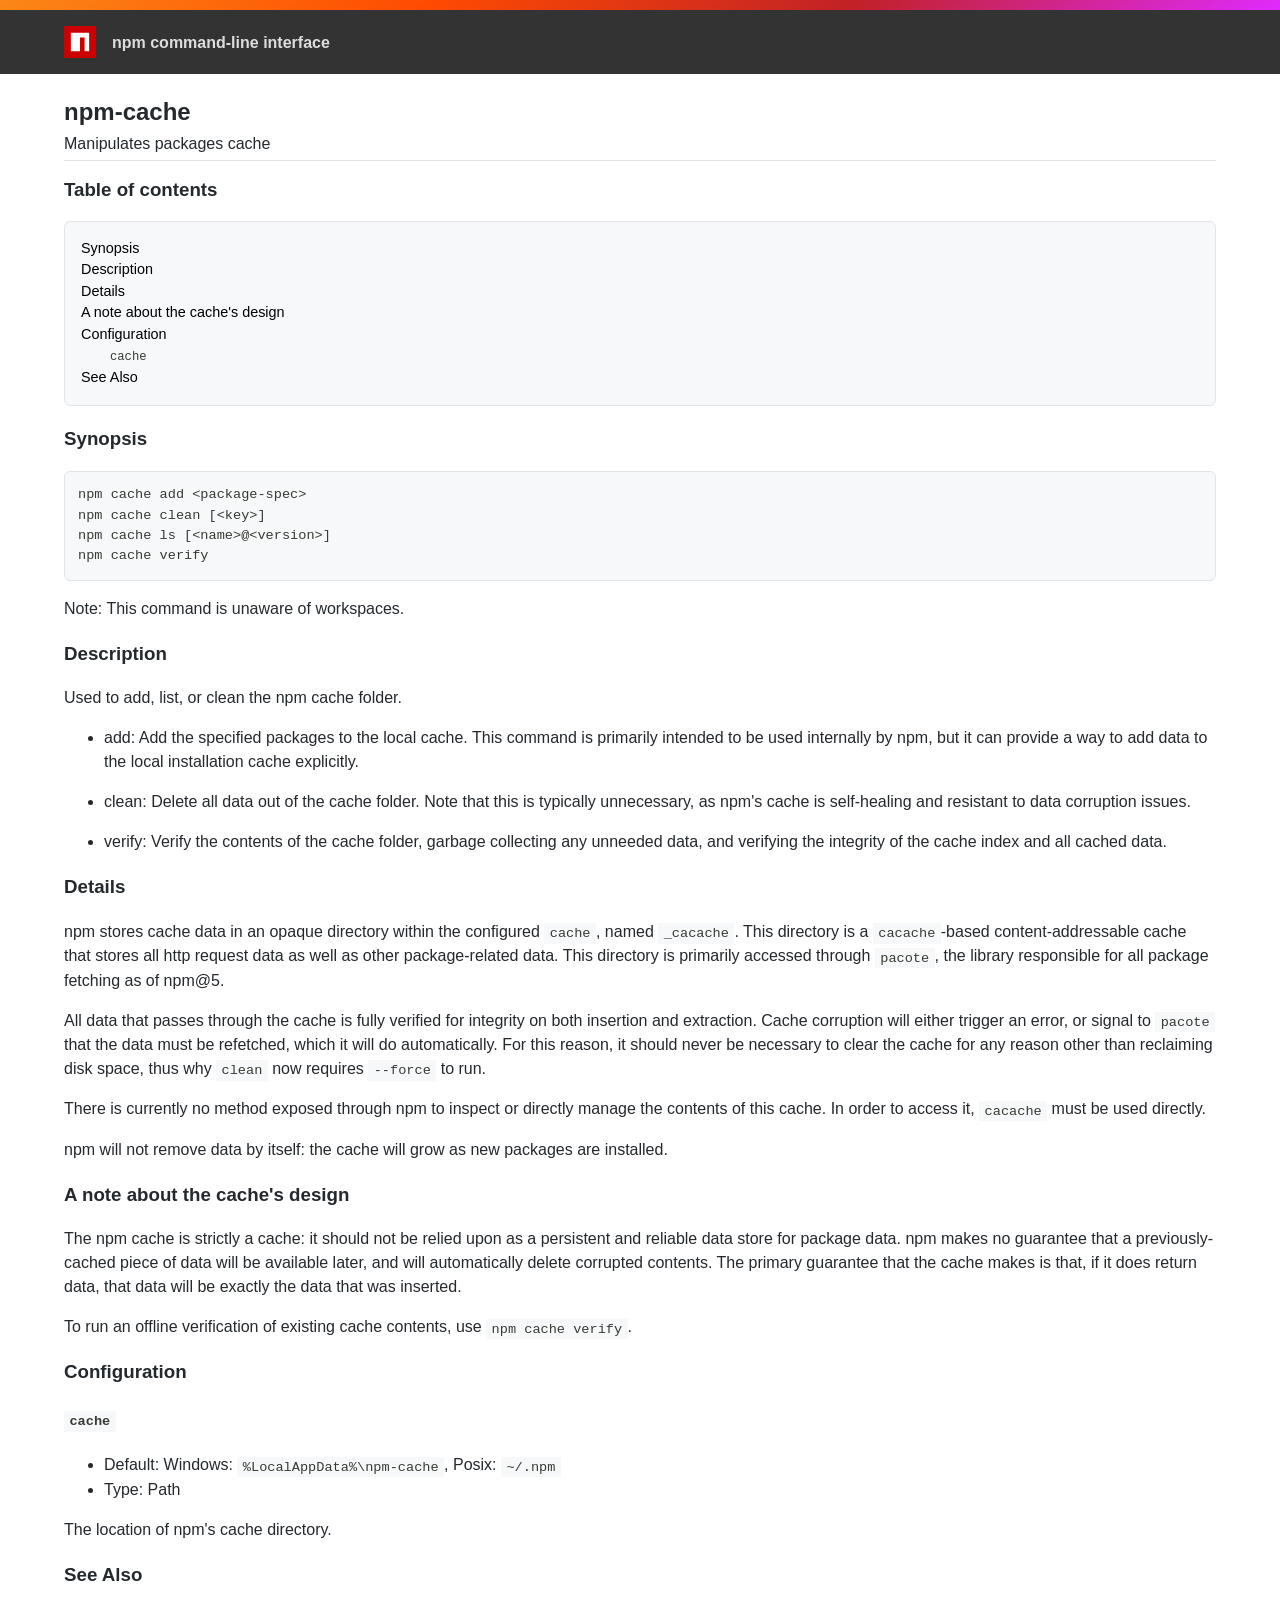
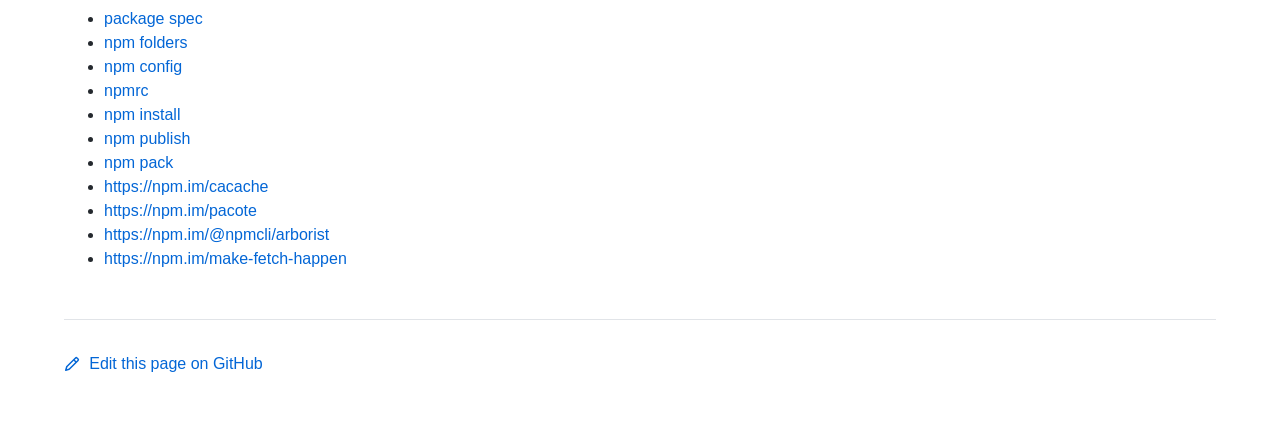
<file: node-v20.11.1-win-x64/node_modules/npm/docs/output/commands/npm-cache.html>
<!DOCTYPE html><html><head>
<meta charset="utf-8">
<title>npm-cache</title>
<style>
body {
    background-color: #ffffff;
    color: #24292e;

    margin: 0;

    line-height: 1.5;

    font-family: -apple-system, BlinkMacSystemFont, "Segoe UI", Helvetica, Arial, sans-serif, "Apple Color Emoji", "Segoe UI Emoji";
}
#rainbar {
    height: 10px;
    background-image: linear-gradient(139deg, #fb8817, #ff4b01, #c12127, #e02aff);
}

a {
    text-decoration: none;
    color: #0366d6;
}
a:hover {
    text-decoration: underline;
}

pre {
    margin: 1em 0px;
    padding: 1em;
    border: solid 1px #e1e4e8;
    border-radius: 6px;

    display: block;
    overflow: auto;

    white-space: pre;

    background-color: #f6f8fa;
    color: #393a34;
}
code {
    font-family: SFMono-Regular, Consolas, "Liberation Mono", Menlo, Courier, monospace;
    font-size: 85%;
    padding: 0.2em 0.4em;
    background-color: #f6f8fa;
    color: #393a34;
}
pre > code {
    padding: 0;
    background-color: inherit;
    color: inherit;
}
h1, h2, h3 {
    font-weight: 600;
}

#logobar {
    background-color: #333333;
    margin: 0 auto;
    padding: 1em 4em;
}
#logobar .logo {
    float: left;
}
#logobar .title {
    font-weight: 600;
    color: #dddddd;
    float: left;
    margin: 5px 0 0 1em;
}
#logobar:after {
    content: "";
    display: block;
    clear: both;
}

#content {
    margin: 0 auto;
    padding: 0 4em;
}

#table_of_contents > h2 {
    font-size: 1.17em;
}
#table_of_contents ul:first-child {
    border: solid 1px #e1e4e8;
    border-radius: 6px;
    padding: 1em;
    background-color: #f6f8fa;
    color: #393a34;
}
#table_of_contents ul {
    list-style-type: none;
    padding-left: 1.5em;
}
#table_of_contents li {
    font-size: 0.9em;
}
#table_of_contents li a {
    color: #000000;
}

header.title {
    border-bottom: solid 1px #e1e4e8;
}
header.title > h1 {
    margin-bottom: 0.25em;
}
header.title > .description {
    display: block;
    margin-bottom: 0.5em;
    line-height: 1;
}

footer#edit {
    border-top: solid 1px #e1e4e8;
    margin: 3em 0 4em 0;
    padding-top: 2em;
}
</style>
</head>
<body>
<div id="banner">
<div id="rainbar"></div>
<div id="logobar">
<svg class="logo" role="img" height="32" width="32" viewBox="0 0 700 700">
<polygon fill="#cb0000" points="0,700 700,700 700,0 0,0"></polygon>
<polygon fill="#ffffff" points="150,550 350,550 350,250 450,250 450,550 550,550 550,150 150,150"></polygon>
</svg>
<div class="title">
npm command-line interface
</div>
</div>
</div>

<section id="content">
<header class="title">
<h1 id="npm-cache">npm-cache</h1>
<span class="description">Manipulates packages cache</span>
</header>

<section id="table_of_contents">
<h2 id="table-of-contents">Table of contents</h2>
<div id="_table_of_contents"><ul><li><a href="#synopsis">Synopsis</a></li><li><a href="#description">Description</a></li><li><a href="#details">Details</a></li><li><a href="#a-note-about-the-caches-design">A note about the cache's design</a></li><li><a href="#configuration">Configuration</a></li><ul><li><a href="#cache"><code>cache</code></a></li></ul><li><a href="#see-also">See Also</a></li></ul></div>
</section>

<div id="_content"><h3 id="synopsis">Synopsis</h3>
<pre><code class="language-bash">npm cache add &lt;package-spec&gt;
npm cache clean [&lt;key&gt;]
npm cache ls [&lt;name&gt;@&lt;version&gt;]
npm cache verify
</code></pre>
<p>Note: This command is unaware of workspaces.</p>
<h3 id="description">Description</h3>
<p>Used to add, list, or clean the npm cache folder.</p>
<ul>
<li>
<p>add:
Add the specified packages to the local cache.  This command is primarily
intended to be used internally by npm, but it can provide a way to
add data to the local installation cache explicitly.</p>
</li>
<li>
<p>clean:
Delete all data out of the cache folder.  Note that this is typically
unnecessary, as npm's cache is self-healing and resistant to data
corruption issues.</p>
</li>
<li>
<p>verify:
Verify the contents of the cache folder, garbage collecting any unneeded
data, and verifying the integrity of the cache index and all cached data.</p>
</li>
</ul>
<h3 id="details">Details</h3>
<p>npm stores cache data in an opaque directory within the configured <code>cache</code>,
named <code>_cacache</code>. This directory is a
<a href="http://npm.im/cacache"><code>cacache</code></a>-based content-addressable cache that
stores all http request data as well as other package-related data. This
directory is primarily accessed through <code>pacote</code>, the library responsible
for all package fetching as of npm@5.</p>
<p>All data that passes through the cache is fully verified for integrity on
both insertion and extraction. Cache corruption will either trigger an
error, or signal to <code>pacote</code> that the data must be refetched, which it will
do automatically. For this reason, it should never be necessary to clear
the cache for any reason other than reclaiming disk space, thus why <code>clean</code>
now requires <code>--force</code> to run.</p>
<p>There is currently no method exposed through npm to inspect or directly
manage the contents of this cache. In order to access it, <code>cacache</code> must be
used directly.</p>
<p>npm will not remove data by itself: the cache will grow as new packages are
installed.</p>
<h3 id="a-note-about-the-caches-design">A note about the cache's design</h3>
<p>The npm cache is strictly a cache: it should not be relied upon as a
persistent and reliable data store for package data. npm makes no guarantee
that a previously-cached piece of data will be available later, and will
automatically delete corrupted contents. The primary guarantee that the
cache makes is that, if it does return data, that data will be exactly the
data that was inserted.</p>
<p>To run an offline verification of existing cache contents, use <code>npm cache verify</code>.</p>
<h3 id="configuration">Configuration</h3>
<h4 id="cache"><code>cache</code></h4>
<ul>
<li>Default: Windows: <code>%LocalAppData%\npm-cache</code>, Posix: <code>~/.npm</code></li>
<li>Type: Path</li>
</ul>
<p>The location of npm's cache directory.</p>
<h3 id="see-also">See Also</h3>
<ul>
<li><a href="../using-npm/package-spec.html">package spec</a></li>
<li><a href="../configuring-npm/folders.html">npm folders</a></li>
<li><a href="../commands/npm-config.html">npm config</a></li>
<li><a href="../configuring-npm/npmrc.html">npmrc</a></li>
<li><a href="../commands/npm-install.html">npm install</a></li>
<li><a href="../commands/npm-publish.html">npm publish</a></li>
<li><a href="../commands/npm-pack.html">npm pack</a></li>
<li><a href="https://npm.im/cacache">https://npm.im/cacache</a></li>
<li><a href="https://npm.im/pacote">https://npm.im/pacote</a></li>
<li><a href="https://npm.im/@npmcli/arborist">https://npm.im/@npmcli/arborist</a></li>
<li><a href="https://npm.im/make-fetch-happen">https://npm.im/make-fetch-happen</a></li>
</ul></div>

<footer id="edit">
<a href="https://github.com/npm/cli/edit/latest/docs/content/commands/npm-cache.md">
<svg role="img" viewBox="0 0 16 16" width="16" height="16" fill="currentcolor" style="vertical-align: text-bottom; margin-right: 0.3em;">
<path fill-rule="evenodd" d="M11.013 1.427a1.75 1.75 0 012.474 0l1.086 1.086a1.75 1.75 0 010 2.474l-8.61 8.61c-.21.21-.47.364-.756.445l-3.251.93a.75.75 0 01-.927-.928l.929-3.25a1.75 1.75 0 01.445-.758l8.61-8.61zm1.414 1.06a.25.25 0 00-.354 0L10.811 3.75l1.439 1.44 1.263-1.263a.25.25 0 000-.354l-1.086-1.086zM11.189 6.25L9.75 4.81l-6.286 6.287a.25.25 0 00-.064.108l-.558 1.953 1.953-.558a.249.249 0 00.108-.064l6.286-6.286z"></path>
</svg>
Edit this page on GitHub
</a>
</footer>
</section>



</body></html>
</file>
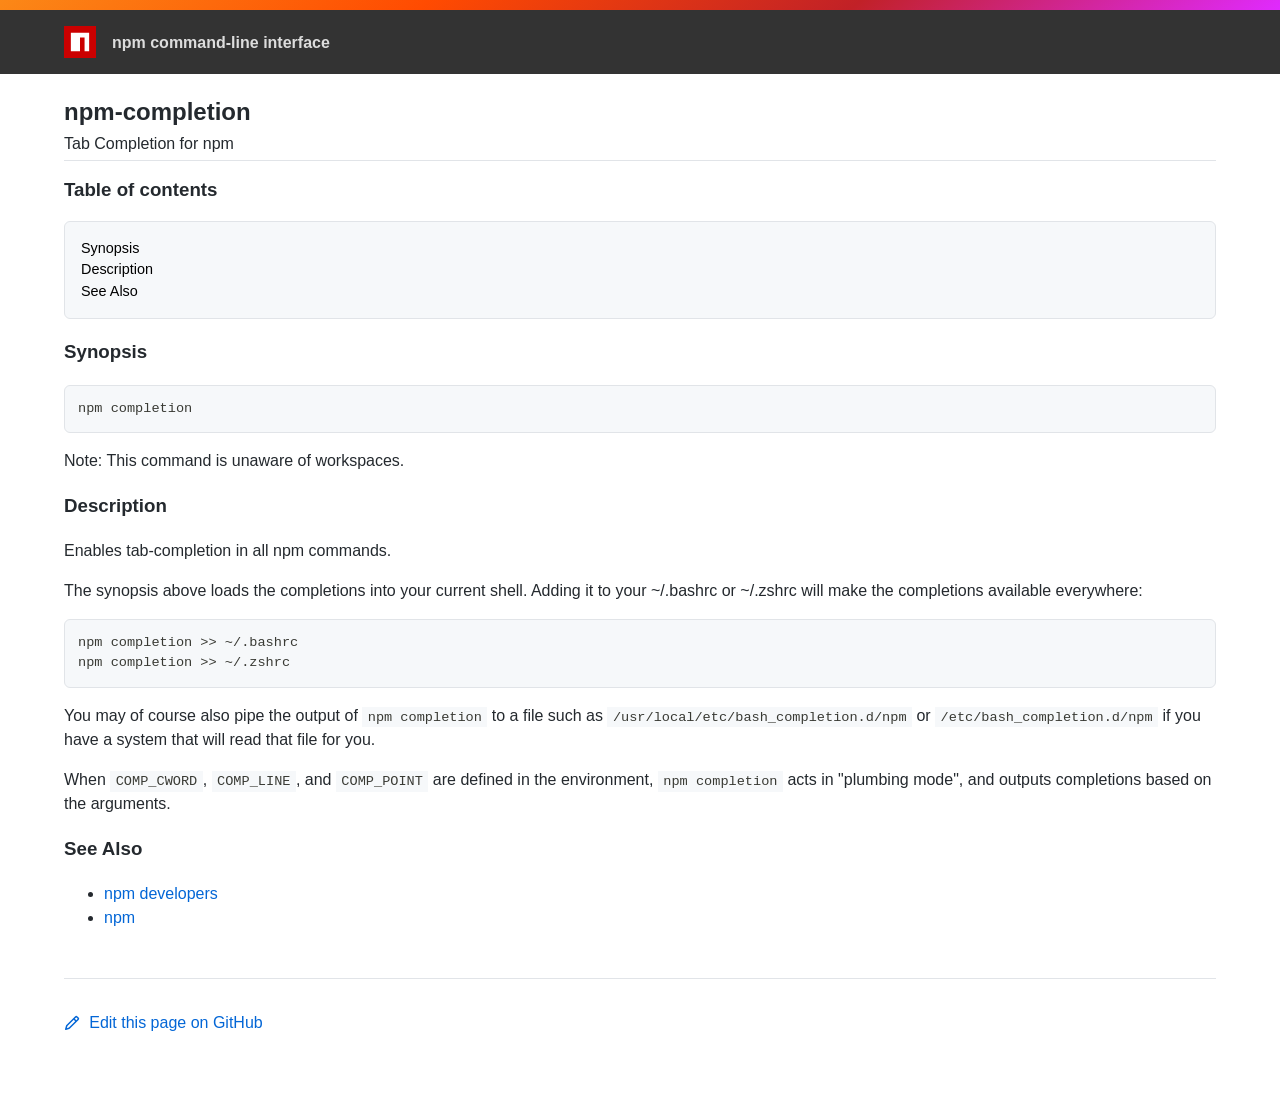
<file: node-v20.11.1-win-x64/node_modules/npm/docs/output/commands/npm-completion.html>
<!DOCTYPE html><html><head>
<meta charset="utf-8">
<title>npm-completion</title>
<style>
body {
    background-color: #ffffff;
    color: #24292e;

    margin: 0;

    line-height: 1.5;

    font-family: -apple-system, BlinkMacSystemFont, "Segoe UI", Helvetica, Arial, sans-serif, "Apple Color Emoji", "Segoe UI Emoji";
}
#rainbar {
    height: 10px;
    background-image: linear-gradient(139deg, #fb8817, #ff4b01, #c12127, #e02aff);
}

a {
    text-decoration: none;
    color: #0366d6;
}
a:hover {
    text-decoration: underline;
}

pre {
    margin: 1em 0px;
    padding: 1em;
    border: solid 1px #e1e4e8;
    border-radius: 6px;

    display: block;
    overflow: auto;

    white-space: pre;

    background-color: #f6f8fa;
    color: #393a34;
}
code {
    font-family: SFMono-Regular, Consolas, "Liberation Mono", Menlo, Courier, monospace;
    font-size: 85%;
    padding: 0.2em 0.4em;
    background-color: #f6f8fa;
    color: #393a34;
}
pre > code {
    padding: 0;
    background-color: inherit;
    color: inherit;
}
h1, h2, h3 {
    font-weight: 600;
}

#logobar {
    background-color: #333333;
    margin: 0 auto;
    padding: 1em 4em;
}
#logobar .logo {
    float: left;
}
#logobar .title {
    font-weight: 600;
    color: #dddddd;
    float: left;
    margin: 5px 0 0 1em;
}
#logobar:after {
    content: "";
    display: block;
    clear: both;
}

#content {
    margin: 0 auto;
    padding: 0 4em;
}

#table_of_contents > h2 {
    font-size: 1.17em;
}
#table_of_contents ul:first-child {
    border: solid 1px #e1e4e8;
    border-radius: 6px;
    padding: 1em;
    background-color: #f6f8fa;
    color: #393a34;
}
#table_of_contents ul {
    list-style-type: none;
    padding-left: 1.5em;
}
#table_of_contents li {
    font-size: 0.9em;
}
#table_of_contents li a {
    color: #000000;
}

header.title {
    border-bottom: solid 1px #e1e4e8;
}
header.title > h1 {
    margin-bottom: 0.25em;
}
header.title > .description {
    display: block;
    margin-bottom: 0.5em;
    line-height: 1;
}

footer#edit {
    border-top: solid 1px #e1e4e8;
    margin: 3em 0 4em 0;
    padding-top: 2em;
}
</style>
</head>
<body>
<div id="banner">
<div id="rainbar"></div>
<div id="logobar">
<svg class="logo" role="img" height="32" width="32" viewBox="0 0 700 700">
<polygon fill="#cb0000" points="0,700 700,700 700,0 0,0"></polygon>
<polygon fill="#ffffff" points="150,550 350,550 350,250 450,250 450,550 550,550 550,150 150,150"></polygon>
</svg>
<div class="title">
npm command-line interface
</div>
</div>
</div>

<section id="content">
<header class="title">
<h1 id="npm-completion">npm-completion</h1>
<span class="description">Tab Completion for npm</span>
</header>

<section id="table_of_contents">
<h2 id="table-of-contents">Table of contents</h2>
<div id="_table_of_contents"><ul><li><a href="#synopsis">Synopsis</a></li><li><a href="#description">Description</a></li><li><a href="#see-also">See Also</a></li></ul></div>
</section>

<div id="_content"><h3 id="synopsis">Synopsis</h3>
<pre><code class="language-bash">npm completion
</code></pre>
<p>Note: This command is unaware of workspaces.</p>
<h3 id="description">Description</h3>
<p>Enables tab-completion in all npm commands.</p>
<p>The synopsis above
loads the completions into your current shell.  Adding it to
your ~/.bashrc or ~/.zshrc will make the completions available
everywhere:</p>
<pre><code class="language-bash">npm completion &gt;&gt; ~/.bashrc
npm completion &gt;&gt; ~/.zshrc
</code></pre>
<p>You may of course also pipe the output of <code>npm completion</code> to a file
such as <code>/usr/local/etc/bash_completion.d/npm</code> or
<code>/etc/bash_completion.d/npm</code> if you have a system that will read
that file for you.</p>
<p>When <code>COMP_CWORD</code>, <code>COMP_LINE</code>, and <code>COMP_POINT</code> are defined in the
environment, <code>npm completion</code> acts in "plumbing mode", and outputs
completions based on the arguments.</p>
<h3 id="see-also">See Also</h3>
<ul>
<li><a href="../using-npm/developers.html">npm developers</a></li>
<li><a href="../commands/npm.html">npm</a></li>
</ul></div>

<footer id="edit">
<a href="https://github.com/npm/cli/edit/latest/docs/content/commands/npm-completion.md">
<svg role="img" viewBox="0 0 16 16" width="16" height="16" fill="currentcolor" style="vertical-align: text-bottom; margin-right: 0.3em;">
<path fill-rule="evenodd" d="M11.013 1.427a1.75 1.75 0 012.474 0l1.086 1.086a1.75 1.75 0 010 2.474l-8.61 8.61c-.21.21-.47.364-.756.445l-3.251.93a.75.75 0 01-.927-.928l.929-3.25a1.75 1.75 0 01.445-.758l8.61-8.61zm1.414 1.06a.25.25 0 00-.354 0L10.811 3.75l1.439 1.44 1.263-1.263a.25.25 0 000-.354l-1.086-1.086zM11.189 6.25L9.75 4.81l-6.286 6.287a.25.25 0 00-.064.108l-.558 1.953 1.953-.558a.249.249 0 00.108-.064l6.286-6.286z"></path>
</svg>
Edit this page on GitHub
</a>
</footer>
</section>



</body></html>
</file>
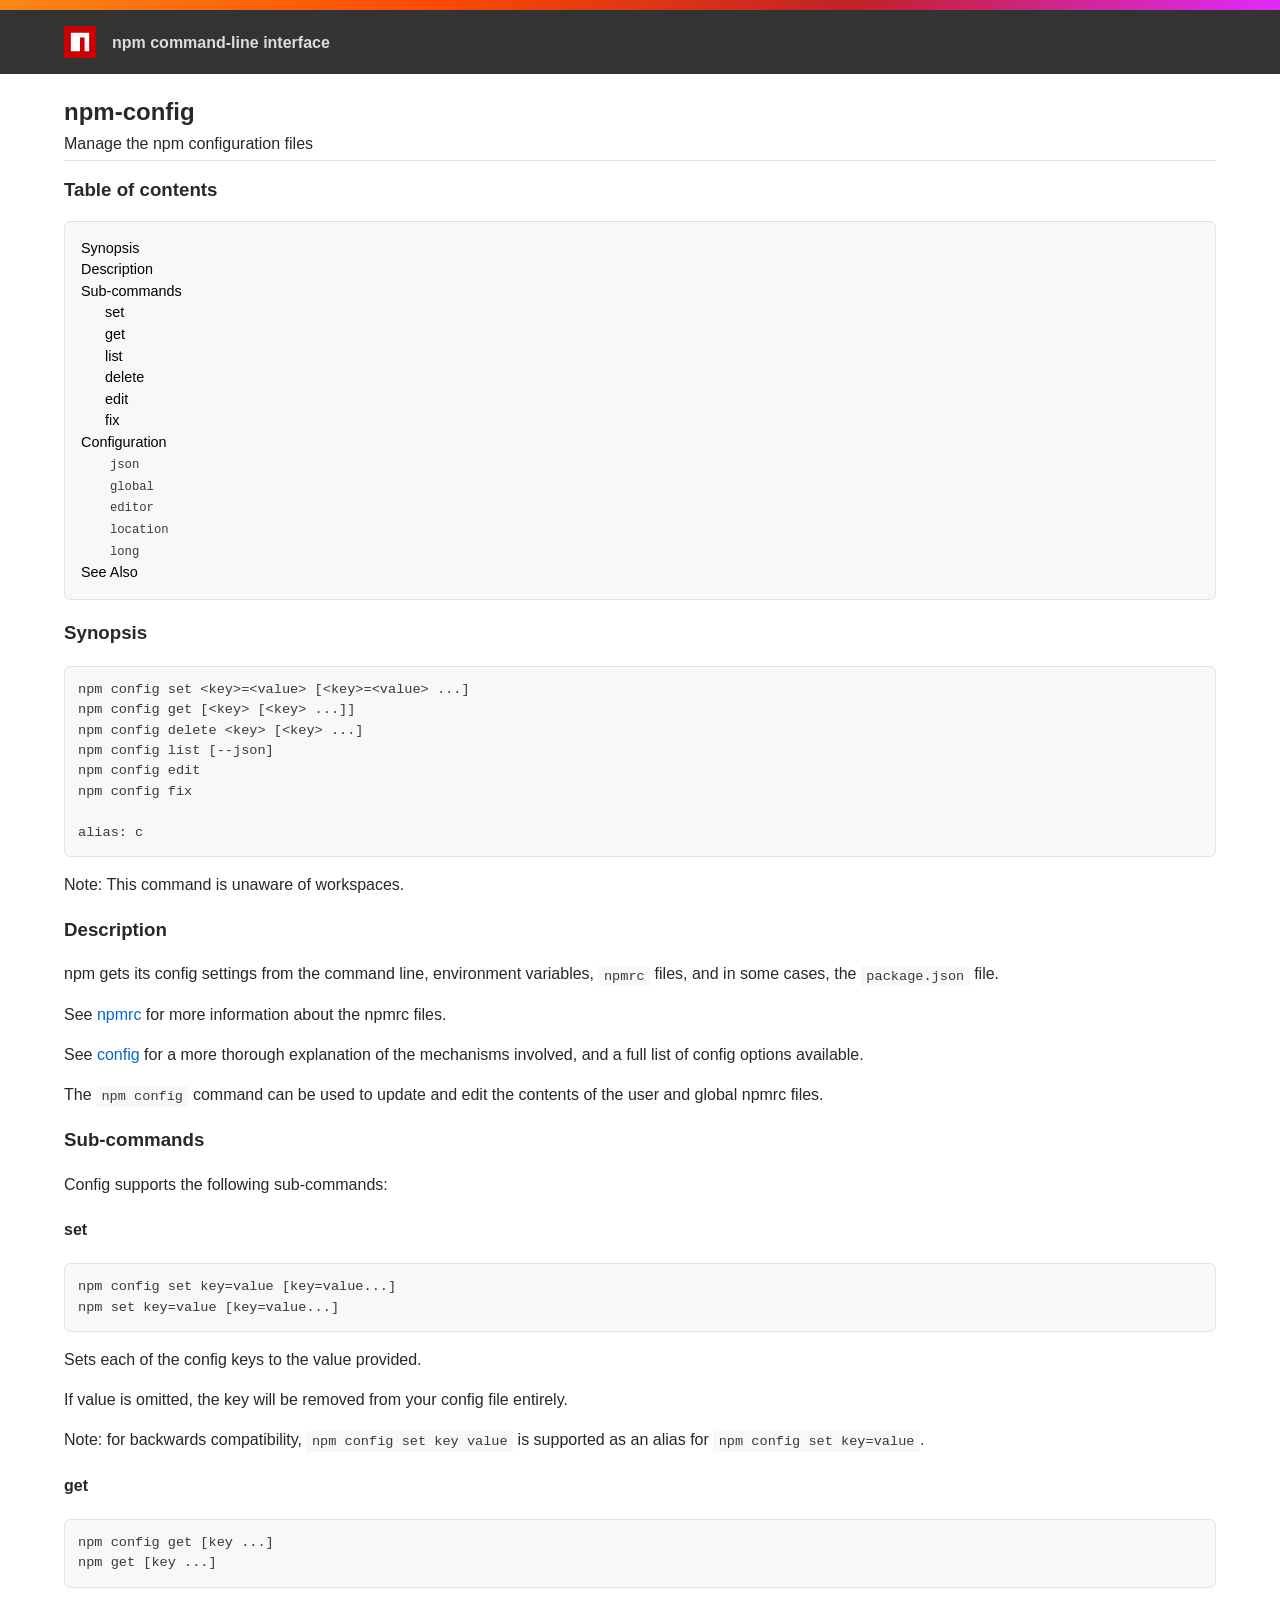
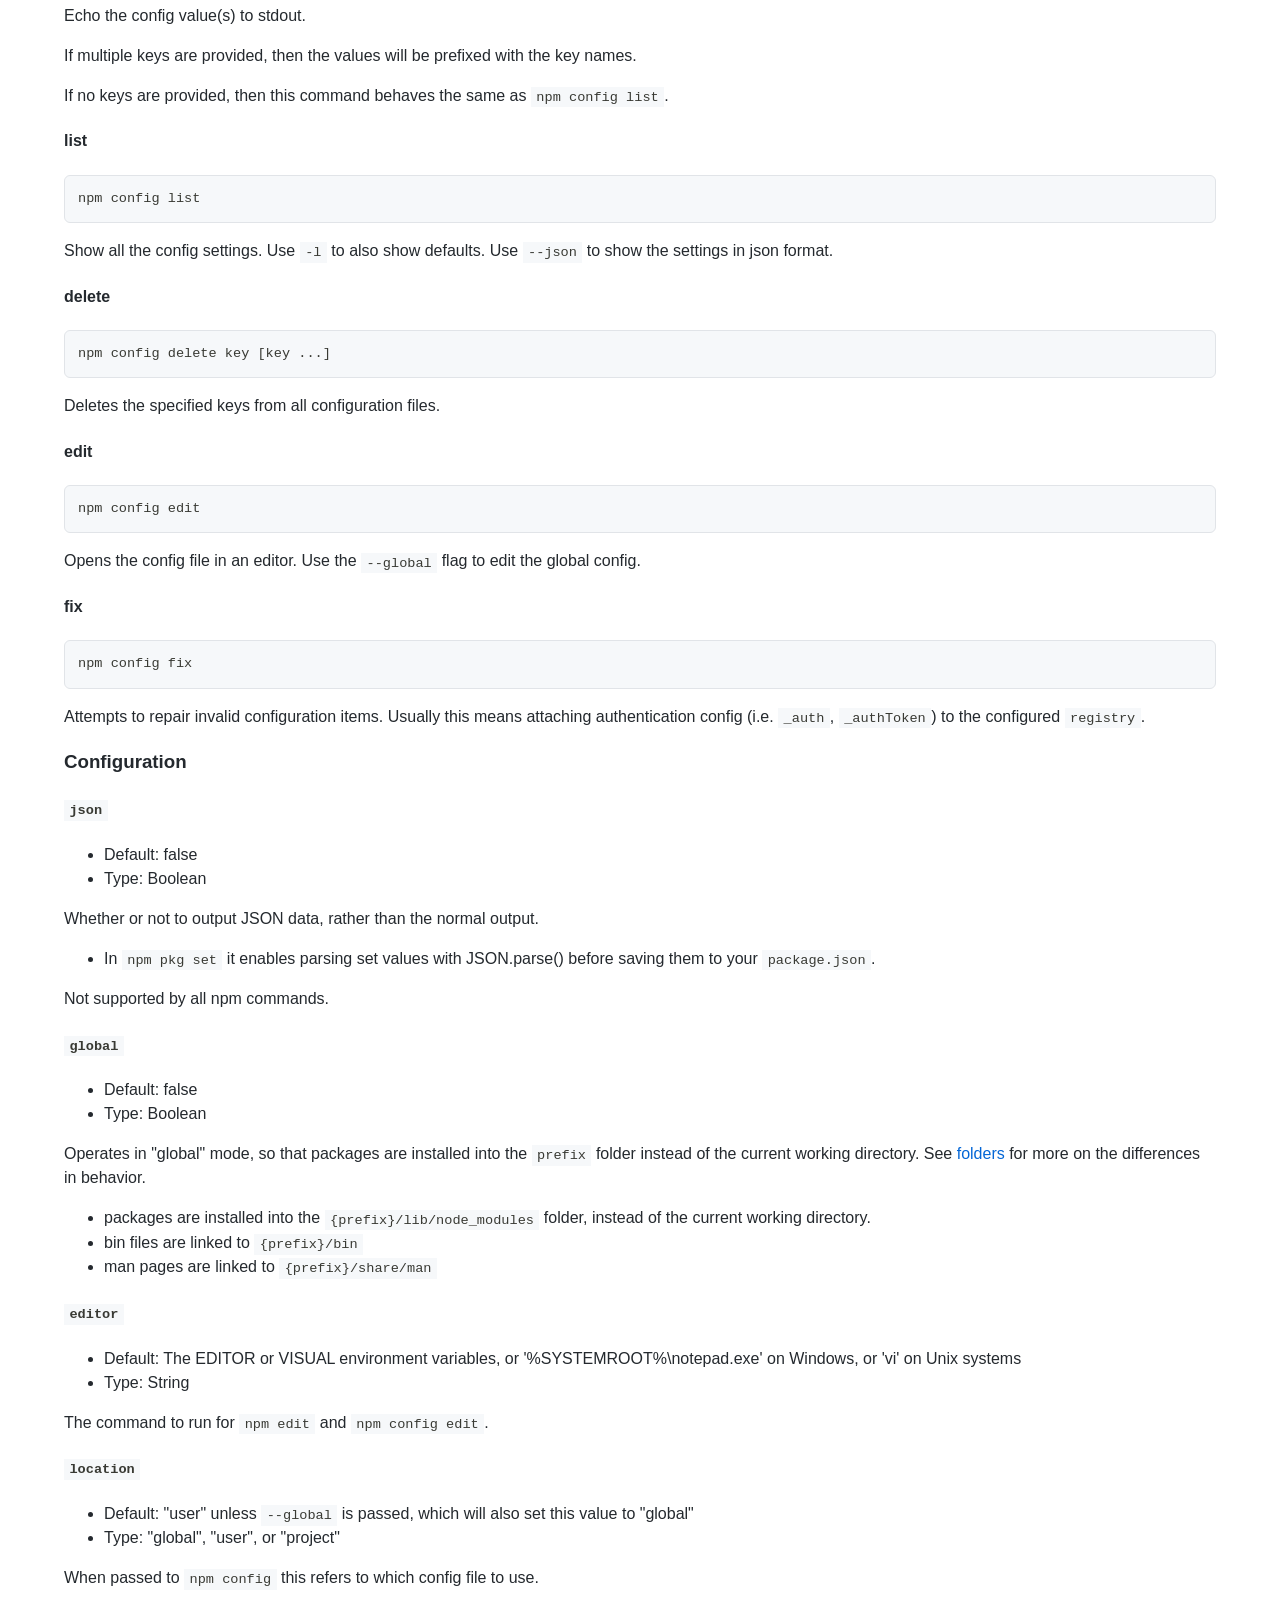
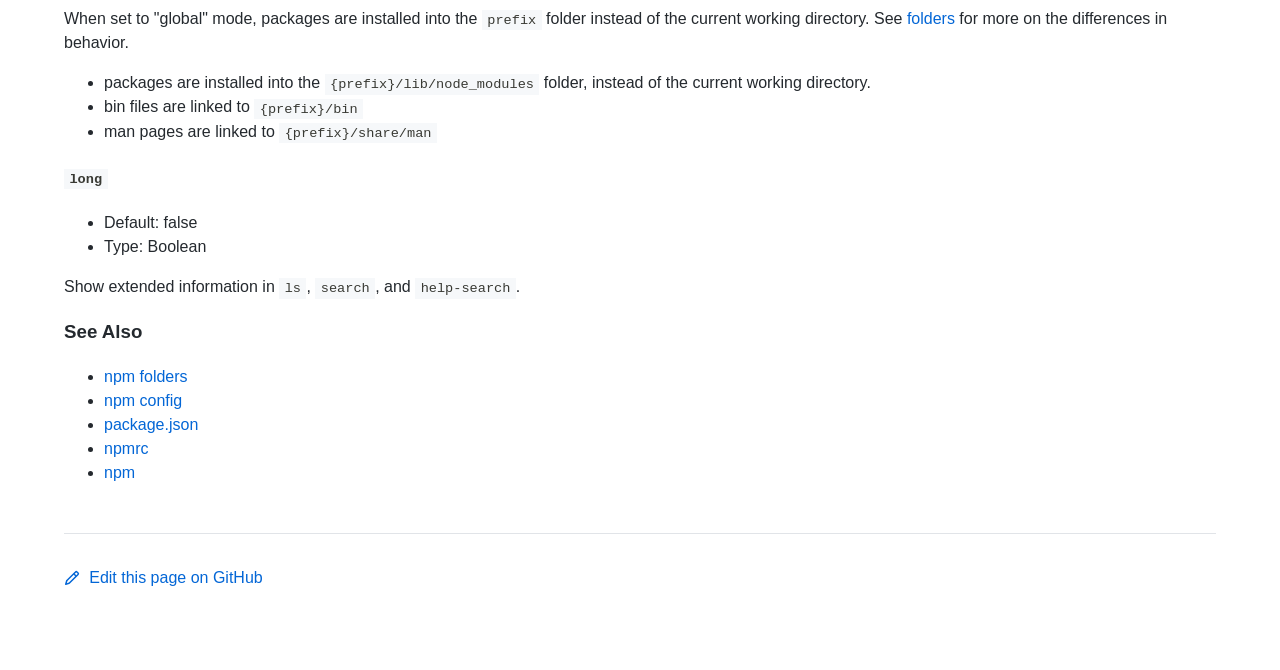
<file: node-v20.11.1-win-x64/node_modules/npm/docs/output/commands/npm-config.html>
<!DOCTYPE html><html><head>
<meta charset="utf-8">
<title>npm-config</title>
<style>
body {
    background-color: #ffffff;
    color: #24292e;

    margin: 0;

    line-height: 1.5;

    font-family: -apple-system, BlinkMacSystemFont, "Segoe UI", Helvetica, Arial, sans-serif, "Apple Color Emoji", "Segoe UI Emoji";
}
#rainbar {
    height: 10px;
    background-image: linear-gradient(139deg, #fb8817, #ff4b01, #c12127, #e02aff);
}

a {
    text-decoration: none;
    color: #0366d6;
}
a:hover {
    text-decoration: underline;
}

pre {
    margin: 1em 0px;
    padding: 1em;
    border: solid 1px #e1e4e8;
    border-radius: 6px;

    display: block;
    overflow: auto;

    white-space: pre;

    background-color: #f6f8fa;
    color: #393a34;
}
code {
    font-family: SFMono-Regular, Consolas, "Liberation Mono", Menlo, Courier, monospace;
    font-size: 85%;
    padding: 0.2em 0.4em;
    background-color: #f6f8fa;
    color: #393a34;
}
pre > code {
    padding: 0;
    background-color: inherit;
    color: inherit;
}
h1, h2, h3 {
    font-weight: 600;
}

#logobar {
    background-color: #333333;
    margin: 0 auto;
    padding: 1em 4em;
}
#logobar .logo {
    float: left;
}
#logobar .title {
    font-weight: 600;
    color: #dddddd;
    float: left;
    margin: 5px 0 0 1em;
}
#logobar:after {
    content: "";
    display: block;
    clear: both;
}

#content {
    margin: 0 auto;
    padding: 0 4em;
}

#table_of_contents > h2 {
    font-size: 1.17em;
}
#table_of_contents ul:first-child {
    border: solid 1px #e1e4e8;
    border-radius: 6px;
    padding: 1em;
    background-color: #f6f8fa;
    color: #393a34;
}
#table_of_contents ul {
    list-style-type: none;
    padding-left: 1.5em;
}
#table_of_contents li {
    font-size: 0.9em;
}
#table_of_contents li a {
    color: #000000;
}

header.title {
    border-bottom: solid 1px #e1e4e8;
}
header.title > h1 {
    margin-bottom: 0.25em;
}
header.title > .description {
    display: block;
    margin-bottom: 0.5em;
    line-height: 1;
}

footer#edit {
    border-top: solid 1px #e1e4e8;
    margin: 3em 0 4em 0;
    padding-top: 2em;
}
</style>
</head>
<body>
<div id="banner">
<div id="rainbar"></div>
<div id="logobar">
<svg class="logo" role="img" height="32" width="32" viewBox="0 0 700 700">
<polygon fill="#cb0000" points="0,700 700,700 700,0 0,0"></polygon>
<polygon fill="#ffffff" points="150,550 350,550 350,250 450,250 450,550 550,550 550,150 150,150"></polygon>
</svg>
<div class="title">
npm command-line interface
</div>
</div>
</div>

<section id="content">
<header class="title">
<h1 id="npm-config">npm-config</h1>
<span class="description">Manage the npm configuration files</span>
</header>

<section id="table_of_contents">
<h2 id="table-of-contents">Table of contents</h2>
<div id="_table_of_contents"><ul><li><a href="#synopsis">Synopsis</a></li><li><a href="#description">Description</a></li><li><a href="#sub-commands">Sub-commands</a></li><ul><li><a href="#set">set</a></li><li><a href="#get">get</a></li><li><a href="#list">list</a></li><li><a href="#delete">delete</a></li><li><a href="#edit2">edit</a></li><li><a href="#fix">fix</a></li></ul><li><a href="#configuration">Configuration</a></li><ul><li><a href="#json"><code>json</code></a></li><li><a href="#global"><code>global</code></a></li><li><a href="#editor"><code>editor</code></a></li><li><a href="#location"><code>location</code></a></li><li><a href="#long"><code>long</code></a></li></ul><li><a href="#see-also">See Also</a></li></ul></div>
</section>

<div id="_content"><h3 id="synopsis">Synopsis</h3>
<pre><code class="language-bash">npm config set &lt;key&gt;=&lt;value&gt; [&lt;key&gt;=&lt;value&gt; ...]
npm config get [&lt;key&gt; [&lt;key&gt; ...]]
npm config delete &lt;key&gt; [&lt;key&gt; ...]
npm config list [--json]
npm config edit
npm config fix

alias: c
</code></pre>
<p>Note: This command is unaware of workspaces.</p>
<h3 id="description">Description</h3>
<p>npm gets its config settings from the command line, environment
variables, <code>npmrc</code> files, and in some cases, the <code>package.json</code> file.</p>
<p>See <a href="../configuring-npm/npmrc.html">npmrc</a> for more information about the npmrc
files.</p>
<p>See <a href="../using-npm/config.html">config</a> for a more thorough explanation of the
mechanisms involved, and a full list of config options available.</p>
<p>The <code>npm config</code> command can be used to update and edit the contents
of the user and global npmrc files.</p>
<h3 id="sub-commands">Sub-commands</h3>
<p>Config supports the following sub-commands:</p>
<h4 id="set">set</h4>
<pre><code class="language-bash">npm config set key=value [key=value...]
npm set key=value [key=value...]
</code></pre>
<p>Sets each of the config keys to the value provided.</p>
<p>If value is omitted, the key will be removed from your config file entirely.</p>
<p>Note: for backwards compatibility, <code>npm config set key value</code> is supported
as an alias for <code>npm config set key=value</code>.</p>
<h4 id="get">get</h4>
<pre><code class="language-bash">npm config get [key ...]
npm get [key ...]
</code></pre>
<p>Echo the config value(s) to stdout.</p>
<p>If multiple keys are provided, then the values will be prefixed with the
key names.</p>
<p>If no keys are provided, then this command behaves the same as <code>npm config list</code>.</p>
<h4 id="list">list</h4>
<pre><code class="language-bash">npm config list
</code></pre>
<p>Show all the config settings. Use <code>-l</code> to also show defaults. Use <code>--json</code>
to show the settings in json format.</p>
<h4 id="delete">delete</h4>
<pre><code class="language-bash">npm config delete key [key ...]
</code></pre>
<p>Deletes the specified keys from all configuration files.</p>
<h4 id="edit2">edit</h4>
<pre><code class="language-bash">npm config edit
</code></pre>
<p>Opens the config file in an editor.  Use the <code>--global</code> flag to edit the
global config.</p>
<h4 id="fix">fix</h4>
<pre><code class="language-bash">npm config fix
</code></pre>
<p>Attempts to repair invalid configuration items.  Usually this means
attaching authentication config (i.e. <code>_auth</code>, <code>_authToken</code>) to the
configured <code>registry</code>.</p>
<h3 id="configuration">Configuration</h3>
<h4 id="json"><code>json</code></h4>
<ul>
<li>Default: false</li>
<li>Type: Boolean</li>
</ul>
<p>Whether or not to output JSON data, rather than the normal output.</p>
<ul>
<li>In <code>npm pkg set</code> it enables parsing set values with JSON.parse() before
saving them to your <code>package.json</code>.</li>
</ul>
<p>Not supported by all npm commands.</p>
<h4 id="global"><code>global</code></h4>
<ul>
<li>Default: false</li>
<li>Type: Boolean</li>
</ul>
<p>Operates in "global" mode, so that packages are installed into the <code>prefix</code>
folder instead of the current working directory. See
<a href="../configuring-npm/folders.html">folders</a> for more on the differences in behavior.</p>
<ul>
<li>packages are installed into the <code>{prefix}/lib/node_modules</code> folder, instead
of the current working directory.</li>
<li>bin files are linked to <code>{prefix}/bin</code></li>
<li>man pages are linked to <code>{prefix}/share/man</code></li>
</ul>
<h4 id="editor"><code>editor</code></h4>
<ul>
<li>Default: The EDITOR or VISUAL environment variables, or
'%SYSTEMROOT%\notepad.exe' on Windows, or 'vi' on Unix systems</li>
<li>Type: String</li>
</ul>
<p>The command to run for <code>npm edit</code> and <code>npm config edit</code>.</p>
<h4 id="location"><code>location</code></h4>
<ul>
<li>Default: "user" unless <code>--global</code> is passed, which will also set this value
to "global"</li>
<li>Type: "global", "user", or "project"</li>
</ul>
<p>When passed to <code>npm config</code> this refers to which config file to use.</p>
<p>When set to "global" mode, packages are installed into the <code>prefix</code> folder
instead of the current working directory. See
<a href="../configuring-npm/folders.html">folders</a> for more on the differences in behavior.</p>
<ul>
<li>packages are installed into the <code>{prefix}/lib/node_modules</code> folder, instead
of the current working directory.</li>
<li>bin files are linked to <code>{prefix}/bin</code></li>
<li>man pages are linked to <code>{prefix}/share/man</code></li>
</ul>
<h4 id="long"><code>long</code></h4>
<ul>
<li>Default: false</li>
<li>Type: Boolean</li>
</ul>
<p>Show extended information in <code>ls</code>, <code>search</code>, and <code>help-search</code>.</p>
<h3 id="see-also">See Also</h3>
<ul>
<li><a href="../configuring-npm/folders.html">npm folders</a></li>
<li><a href="../commands/npm-config.html">npm config</a></li>
<li><a href="../configuring-npm/package-json.html">package.json</a></li>
<li><a href="../configuring-npm/npmrc.html">npmrc</a></li>
<li><a href="../commands/npm.html">npm</a></li>
</ul></div>

<footer id="edit">
<a href="https://github.com/npm/cli/edit/latest/docs/content/commands/npm-config.md">
<svg role="img" viewBox="0 0 16 16" width="16" height="16" fill="currentcolor" style="vertical-align: text-bottom; margin-right: 0.3em;">
<path fill-rule="evenodd" d="M11.013 1.427a1.75 1.75 0 012.474 0l1.086 1.086a1.75 1.75 0 010 2.474l-8.61 8.61c-.21.21-.47.364-.756.445l-3.251.93a.75.75 0 01-.927-.928l.929-3.25a1.75 1.75 0 01.445-.758l8.61-8.61zm1.414 1.06a.25.25 0 00-.354 0L10.811 3.75l1.439 1.44 1.263-1.263a.25.25 0 000-.354l-1.086-1.086zM11.189 6.25L9.75 4.81l-6.286 6.287a.25.25 0 00-.064.108l-.558 1.953 1.953-.558a.249.249 0 00.108-.064l6.286-6.286z"></path>
</svg>
Edit this page on GitHub
</a>
</footer>
</section>



</body></html>
</file>
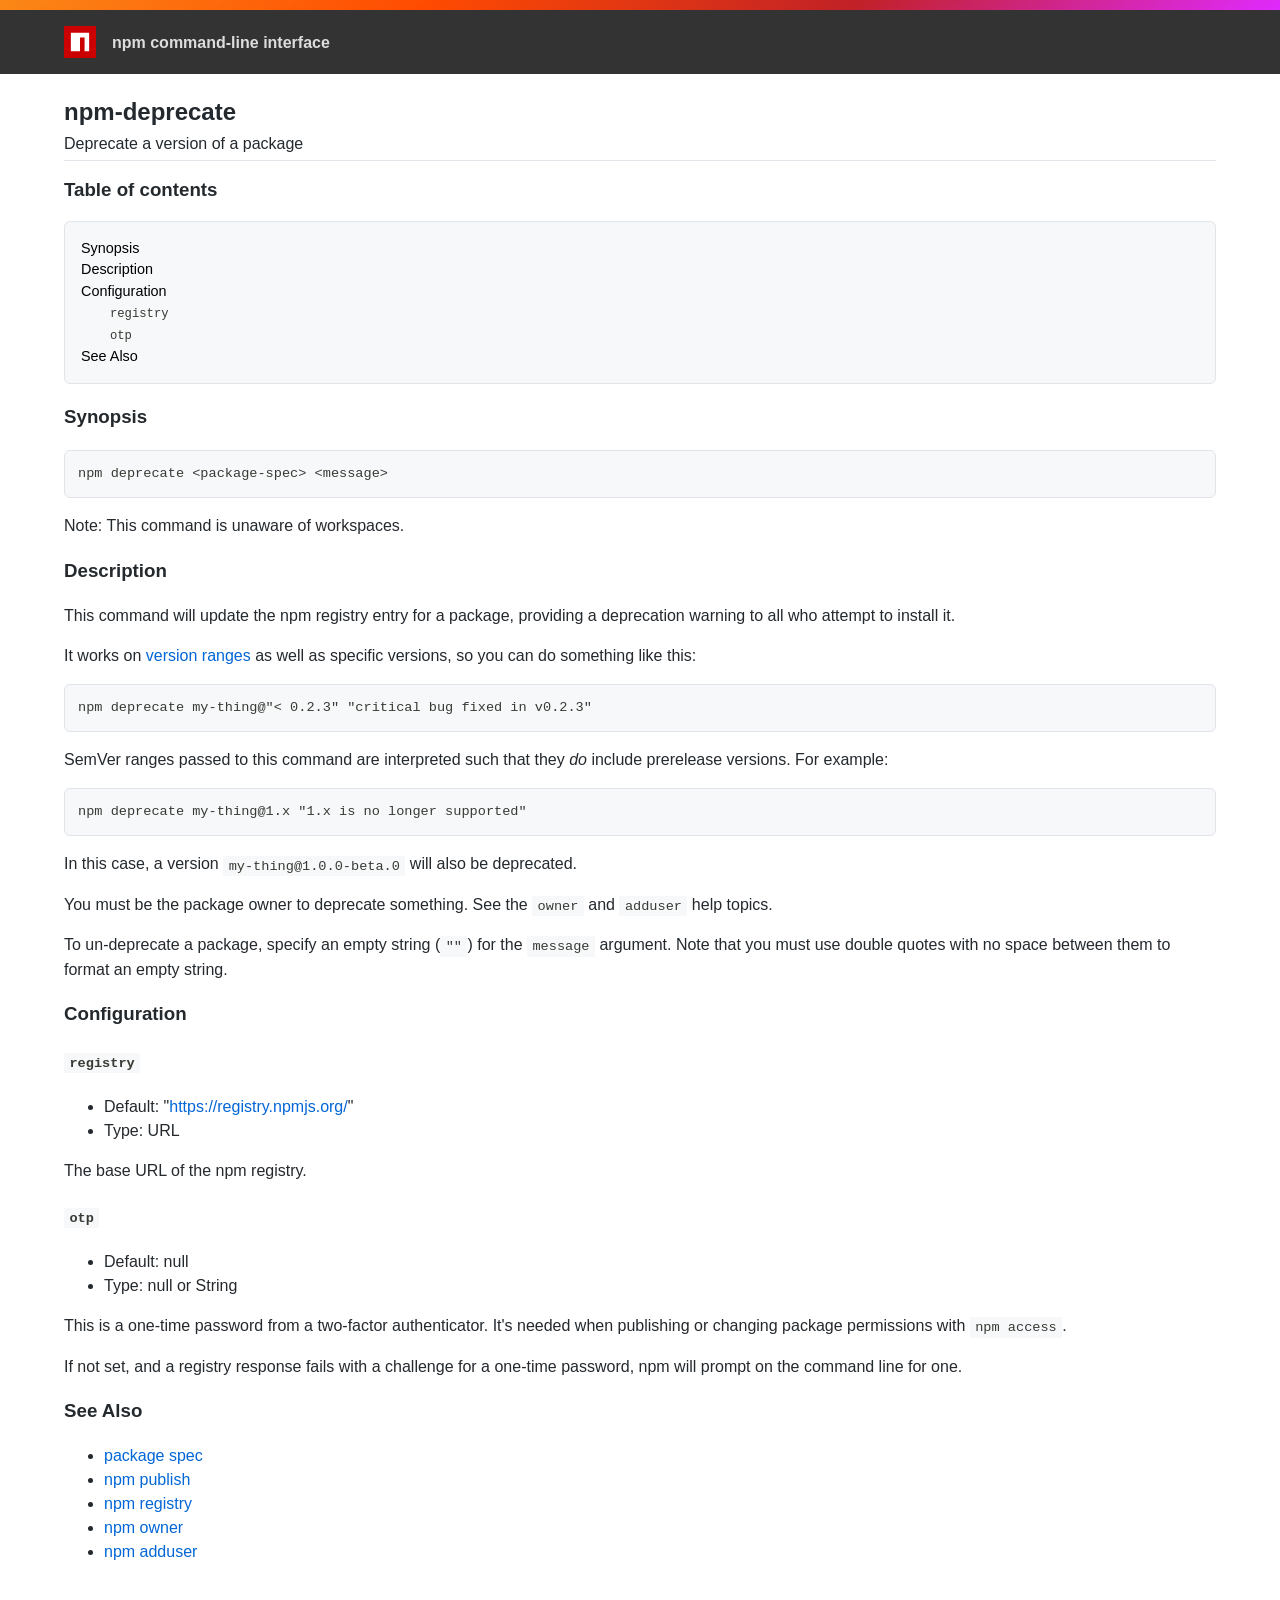
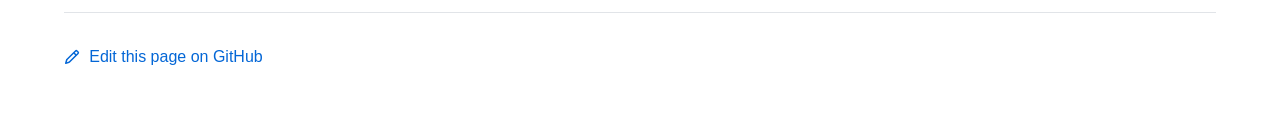
<file: node-v20.11.1-win-x64/node_modules/npm/docs/output/commands/npm-deprecate.html>
<!DOCTYPE html><html><head>
<meta charset="utf-8">
<title>npm-deprecate</title>
<style>
body {
    background-color: #ffffff;
    color: #24292e;

    margin: 0;

    line-height: 1.5;

    font-family: -apple-system, BlinkMacSystemFont, "Segoe UI", Helvetica, Arial, sans-serif, "Apple Color Emoji", "Segoe UI Emoji";
}
#rainbar {
    height: 10px;
    background-image: linear-gradient(139deg, #fb8817, #ff4b01, #c12127, #e02aff);
}

a {
    text-decoration: none;
    color: #0366d6;
}
a:hover {
    text-decoration: underline;
}

pre {
    margin: 1em 0px;
    padding: 1em;
    border: solid 1px #e1e4e8;
    border-radius: 6px;

    display: block;
    overflow: auto;

    white-space: pre;

    background-color: #f6f8fa;
    color: #393a34;
}
code {
    font-family: SFMono-Regular, Consolas, "Liberation Mono", Menlo, Courier, monospace;
    font-size: 85%;
    padding: 0.2em 0.4em;
    background-color: #f6f8fa;
    color: #393a34;
}
pre > code {
    padding: 0;
    background-color: inherit;
    color: inherit;
}
h1, h2, h3 {
    font-weight: 600;
}

#logobar {
    background-color: #333333;
    margin: 0 auto;
    padding: 1em 4em;
}
#logobar .logo {
    float: left;
}
#logobar .title {
    font-weight: 600;
    color: #dddddd;
    float: left;
    margin: 5px 0 0 1em;
}
#logobar:after {
    content: "";
    display: block;
    clear: both;
}

#content {
    margin: 0 auto;
    padding: 0 4em;
}

#table_of_contents > h2 {
    font-size: 1.17em;
}
#table_of_contents ul:first-child {
    border: solid 1px #e1e4e8;
    border-radius: 6px;
    padding: 1em;
    background-color: #f6f8fa;
    color: #393a34;
}
#table_of_contents ul {
    list-style-type: none;
    padding-left: 1.5em;
}
#table_of_contents li {
    font-size: 0.9em;
}
#table_of_contents li a {
    color: #000000;
}

header.title {
    border-bottom: solid 1px #e1e4e8;
}
header.title > h1 {
    margin-bottom: 0.25em;
}
header.title > .description {
    display: block;
    margin-bottom: 0.5em;
    line-height: 1;
}

footer#edit {
    border-top: solid 1px #e1e4e8;
    margin: 3em 0 4em 0;
    padding-top: 2em;
}
</style>
</head>
<body>
<div id="banner">
<div id="rainbar"></div>
<div id="logobar">
<svg class="logo" role="img" height="32" width="32" viewBox="0 0 700 700">
<polygon fill="#cb0000" points="0,700 700,700 700,0 0,0"></polygon>
<polygon fill="#ffffff" points="150,550 350,550 350,250 450,250 450,550 550,550 550,150 150,150"></polygon>
</svg>
<div class="title">
npm command-line interface
</div>
</div>
</div>

<section id="content">
<header class="title">
<h1 id="npm-deprecate">npm-deprecate</h1>
<span class="description">Deprecate a version of a package</span>
</header>

<section id="table_of_contents">
<h2 id="table-of-contents">Table of contents</h2>
<div id="_table_of_contents"><ul><li><a href="#synopsis">Synopsis</a></li><li><a href="#description">Description</a></li><li><a href="#configuration">Configuration</a></li><ul><li><a href="#registry"><code>registry</code></a></li><li><a href="#otp"><code>otp</code></a></li></ul><li><a href="#see-also">See Also</a></li></ul></div>
</section>

<div id="_content"><h3 id="synopsis">Synopsis</h3>
<pre><code class="language-bash">npm deprecate &lt;package-spec&gt; &lt;message&gt;
</code></pre>
<p>Note: This command is unaware of workspaces.</p>
<h3 id="description">Description</h3>
<p>This command will update the npm registry entry for a package, providing a
deprecation warning to all who attempt to install it.</p>
<p>It works on <a href="https://semver.npmjs.com/">version ranges</a> as well as specific
versions, so you can do something like this:</p>
<pre><code class="language-bash">npm deprecate my-thing@"&lt; 0.2.3" "critical bug fixed in v0.2.3"
</code></pre>
<p>SemVer ranges passed to this command are interpreted such that they <em>do</em>
include prerelease versions.  For example:</p>
<pre><code class="language-bash">npm deprecate my-thing@1.x "1.x is no longer supported"
</code></pre>
<p>In this case, a version <code>my-thing@1.0.0-beta.0</code> will also be deprecated.</p>
<p>You must be the package owner to deprecate something.  See the <code>owner</code> and
<code>adduser</code> help topics.</p>
<p>To un-deprecate a package, specify an empty string (<code>""</code>) for the <code>message</code>
argument. Note that you must use double quotes with no space between them to
format an empty string.</p>
<h3 id="configuration">Configuration</h3>
<h4 id="registry"><code>registry</code></h4>
<ul>
<li>Default: "<a href="https://registry.npmjs.org/">https://registry.npmjs.org/</a>"</li>
<li>Type: URL</li>
</ul>
<p>The base URL of the npm registry.</p>
<h4 id="otp"><code>otp</code></h4>
<ul>
<li>Default: null</li>
<li>Type: null or String</li>
</ul>
<p>This is a one-time password from a two-factor authenticator. It's needed
when publishing or changing package permissions with <code>npm access</code>.</p>
<p>If not set, and a registry response fails with a challenge for a one-time
password, npm will prompt on the command line for one.</p>
<h3 id="see-also">See Also</h3>
<ul>
<li><a href="../using-npm/package-spec.html">package spec</a></li>
<li><a href="../commands/npm-publish.html">npm publish</a></li>
<li><a href="../using-npm/registry.html">npm registry</a></li>
<li><a href="../commands/npm-owner.html">npm owner</a></li>
<li><a href="../commands/npm-adduser.html">npm adduser</a></li>
</ul></div>

<footer id="edit">
<a href="https://github.com/npm/cli/edit/latest/docs/content/commands/npm-deprecate.md">
<svg role="img" viewBox="0 0 16 16" width="16" height="16" fill="currentcolor" style="vertical-align: text-bottom; margin-right: 0.3em;">
<path fill-rule="evenodd" d="M11.013 1.427a1.75 1.75 0 012.474 0l1.086 1.086a1.75 1.75 0 010 2.474l-8.61 8.61c-.21.21-.47.364-.756.445l-3.251.93a.75.75 0 01-.927-.928l.929-3.25a1.75 1.75 0 01.445-.758l8.61-8.61zm1.414 1.06a.25.25 0 00-.354 0L10.811 3.75l1.439 1.44 1.263-1.263a.25.25 0 000-.354l-1.086-1.086zM11.189 6.25L9.75 4.81l-6.286 6.287a.25.25 0 00-.064.108l-.558 1.953 1.953-.558a.249.249 0 00.108-.064l6.286-6.286z"></path>
</svg>
Edit this page on GitHub
</a>
</footer>
</section>



</body></html>
</file>
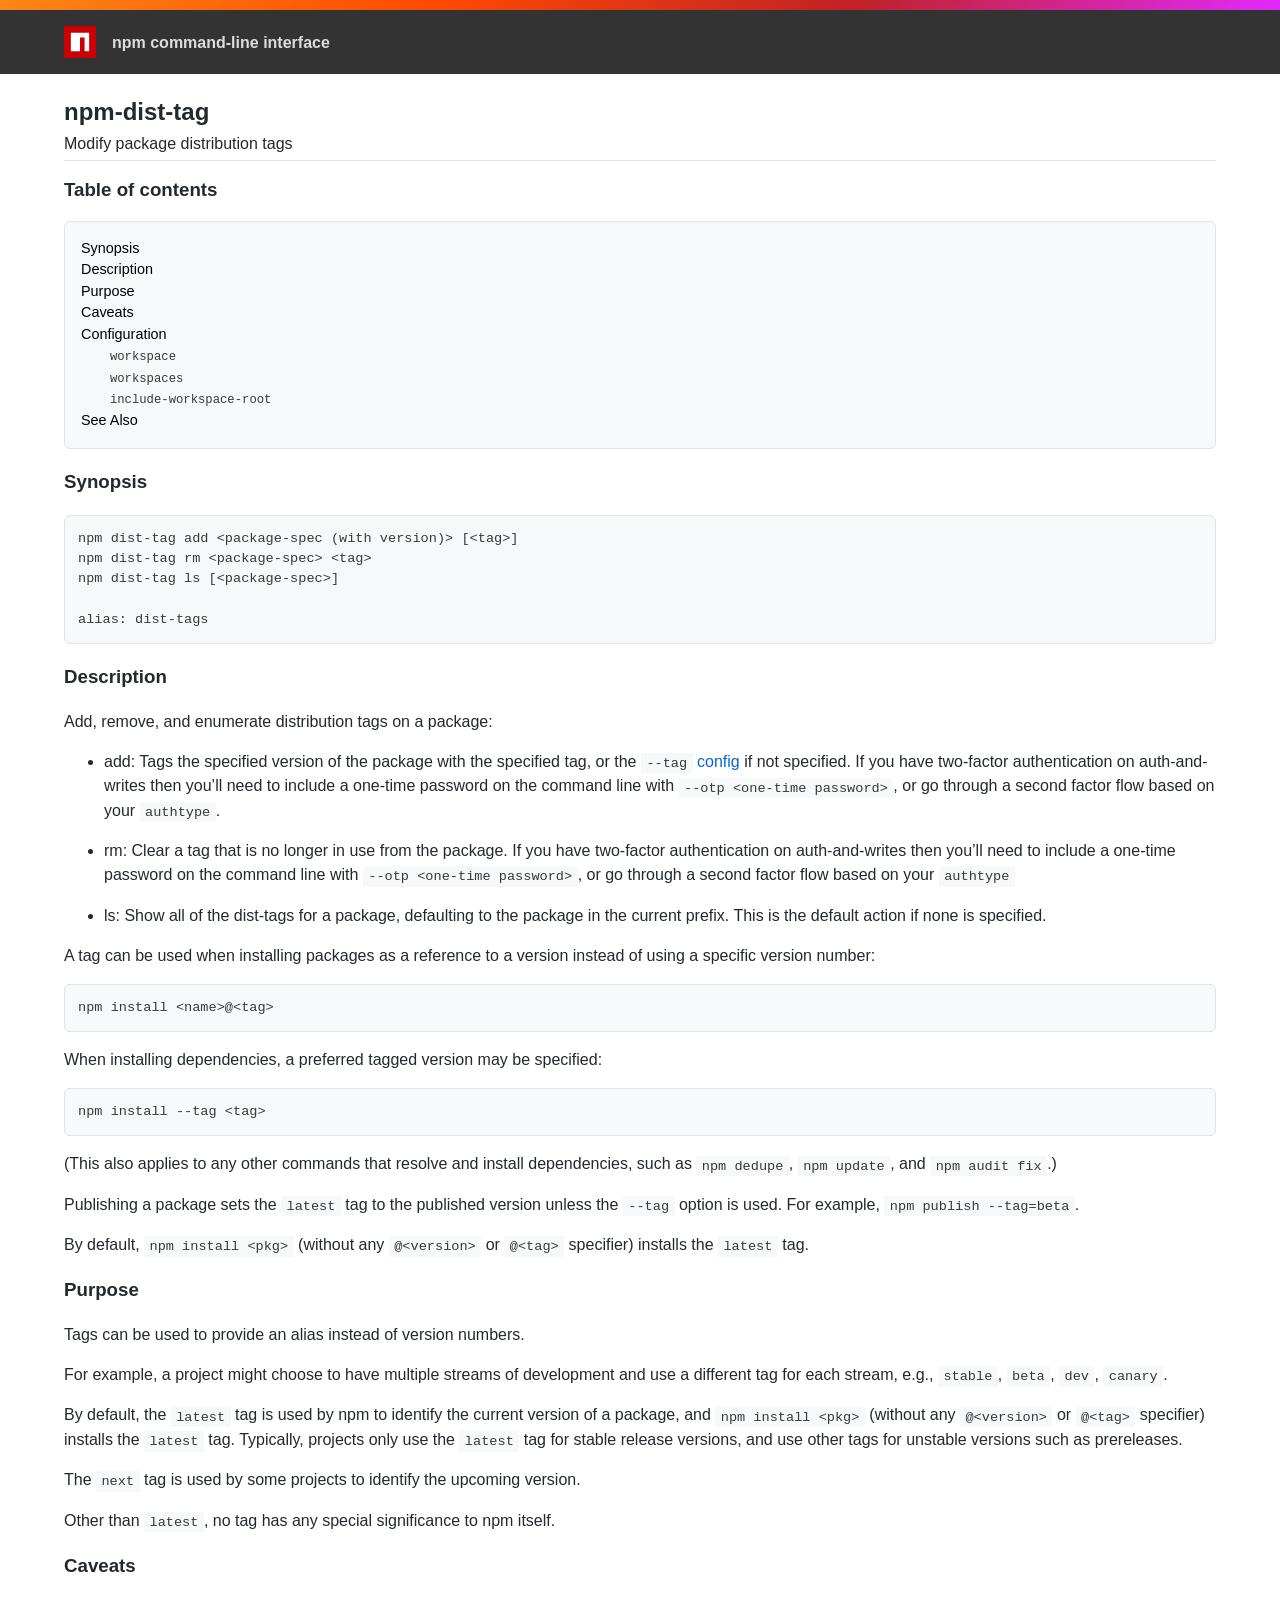
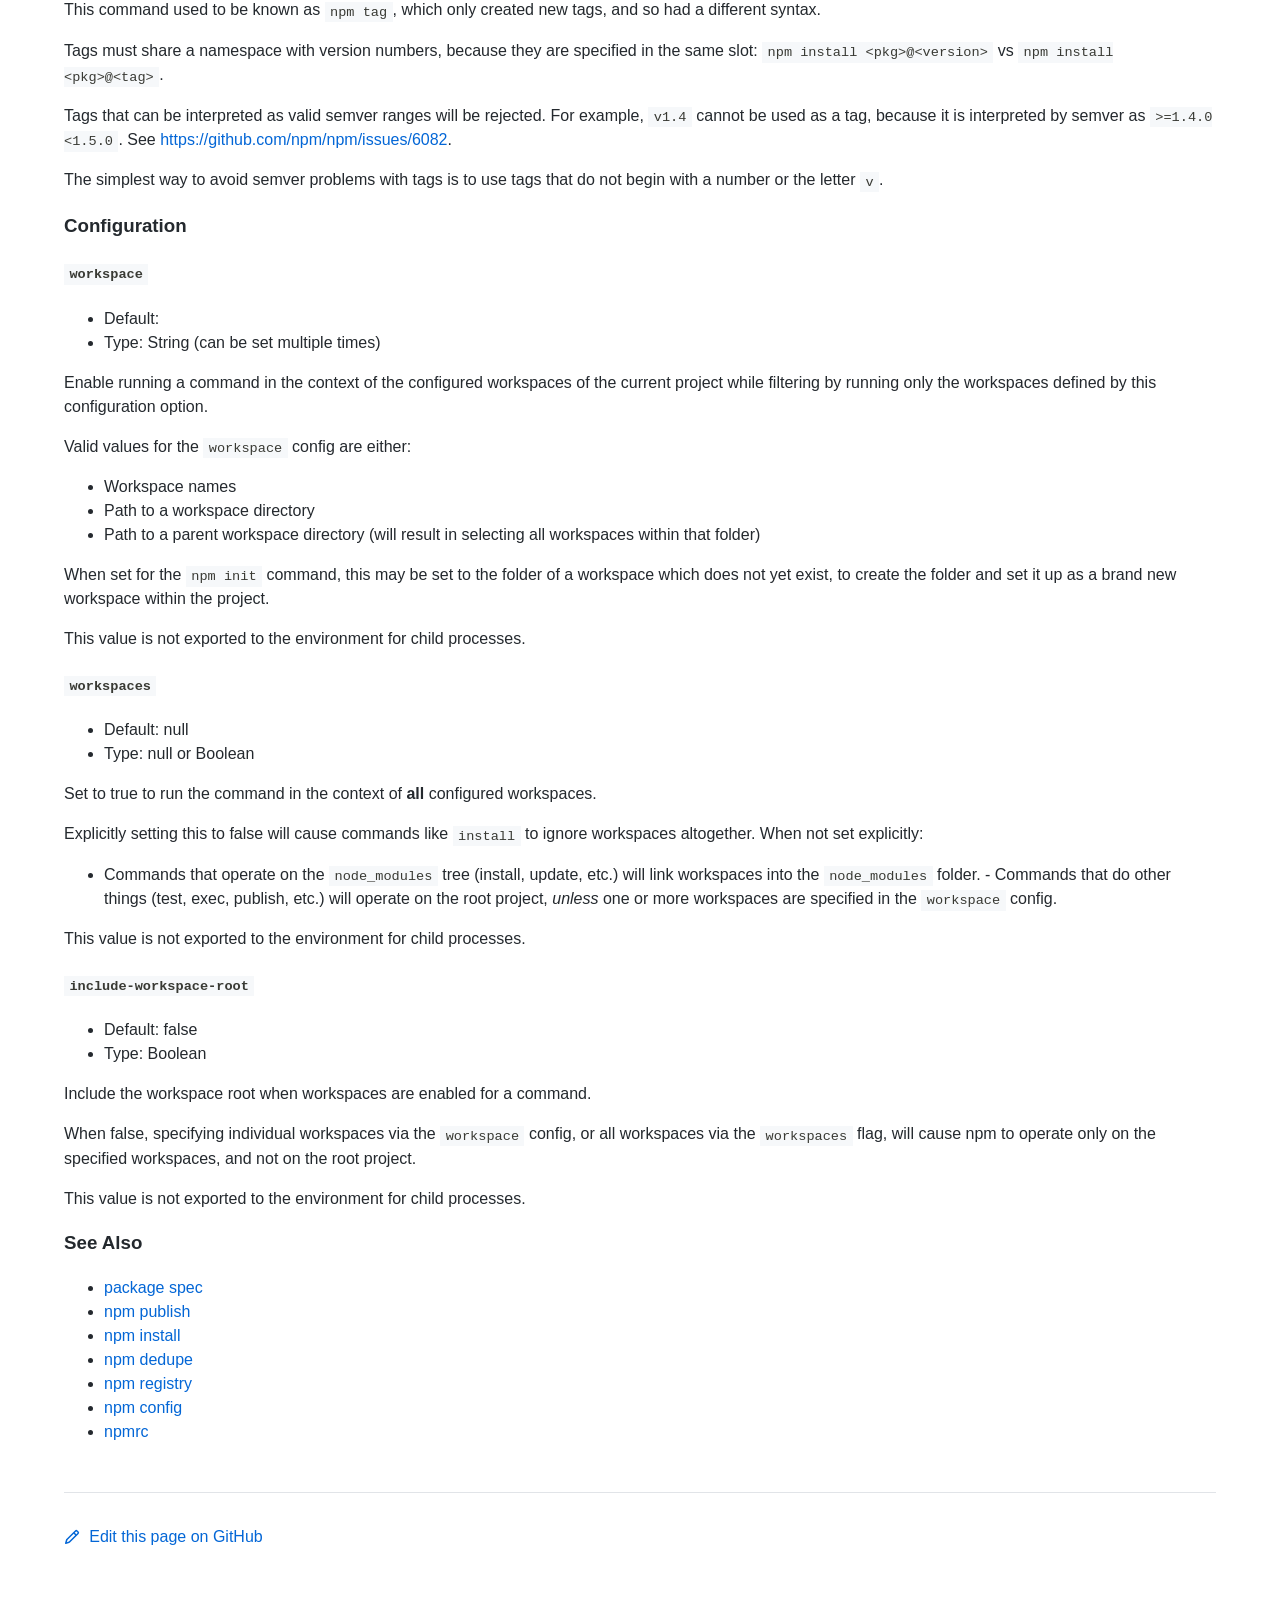
<file: node-v20.11.1-win-x64/node_modules/npm/docs/output/commands/npm-dist-tag.html>
<!DOCTYPE html><html><head>
<meta charset="utf-8">
<title>npm-dist-tag</title>
<style>
body {
    background-color: #ffffff;
    color: #24292e;

    margin: 0;

    line-height: 1.5;

    font-family: -apple-system, BlinkMacSystemFont, "Segoe UI", Helvetica, Arial, sans-serif, "Apple Color Emoji", "Segoe UI Emoji";
}
#rainbar {
    height: 10px;
    background-image: linear-gradient(139deg, #fb8817, #ff4b01, #c12127, #e02aff);
}

a {
    text-decoration: none;
    color: #0366d6;
}
a:hover {
    text-decoration: underline;
}

pre {
    margin: 1em 0px;
    padding: 1em;
    border: solid 1px #e1e4e8;
    border-radius: 6px;

    display: block;
    overflow: auto;

    white-space: pre;

    background-color: #f6f8fa;
    color: #393a34;
}
code {
    font-family: SFMono-Regular, Consolas, "Liberation Mono", Menlo, Courier, monospace;
    font-size: 85%;
    padding: 0.2em 0.4em;
    background-color: #f6f8fa;
    color: #393a34;
}
pre > code {
    padding: 0;
    background-color: inherit;
    color: inherit;
}
h1, h2, h3 {
    font-weight: 600;
}

#logobar {
    background-color: #333333;
    margin: 0 auto;
    padding: 1em 4em;
}
#logobar .logo {
    float: left;
}
#logobar .title {
    font-weight: 600;
    color: #dddddd;
    float: left;
    margin: 5px 0 0 1em;
}
#logobar:after {
    content: "";
    display: block;
    clear: both;
}

#content {
    margin: 0 auto;
    padding: 0 4em;
}

#table_of_contents > h2 {
    font-size: 1.17em;
}
#table_of_contents ul:first-child {
    border: solid 1px #e1e4e8;
    border-radius: 6px;
    padding: 1em;
    background-color: #f6f8fa;
    color: #393a34;
}
#table_of_contents ul {
    list-style-type: none;
    padding-left: 1.5em;
}
#table_of_contents li {
    font-size: 0.9em;
}
#table_of_contents li a {
    color: #000000;
}

header.title {
    border-bottom: solid 1px #e1e4e8;
}
header.title > h1 {
    margin-bottom: 0.25em;
}
header.title > .description {
    display: block;
    margin-bottom: 0.5em;
    line-height: 1;
}

footer#edit {
    border-top: solid 1px #e1e4e8;
    margin: 3em 0 4em 0;
    padding-top: 2em;
}
</style>
</head>
<body>
<div id="banner">
<div id="rainbar"></div>
<div id="logobar">
<svg class="logo" role="img" height="32" width="32" viewBox="0 0 700 700">
<polygon fill="#cb0000" points="0,700 700,700 700,0 0,0"></polygon>
<polygon fill="#ffffff" points="150,550 350,550 350,250 450,250 450,550 550,550 550,150 150,150"></polygon>
</svg>
<div class="title">
npm command-line interface
</div>
</div>
</div>

<section id="content">
<header class="title">
<h1 id="npm-dist-tag">npm-dist-tag</h1>
<span class="description">Modify package distribution tags</span>
</header>

<section id="table_of_contents">
<h2 id="table-of-contents">Table of contents</h2>
<div id="_table_of_contents"><ul><li><a href="#synopsis">Synopsis</a></li><li><a href="#description">Description</a></li><li><a href="#purpose">Purpose</a></li><li><a href="#caveats">Caveats</a></li><li><a href="#configuration">Configuration</a></li><ul><li><a href="#workspace"><code>workspace</code></a></li><li><a href="#workspaces"><code>workspaces</code></a></li><li><a href="#include-workspace-root"><code>include-workspace-root</code></a></li></ul><li><a href="#see-also">See Also</a></li></ul></div>
</section>

<div id="_content"><h3 id="synopsis">Synopsis</h3>
<pre><code class="language-bash">npm dist-tag add &lt;package-spec (with version)&gt; [&lt;tag&gt;]
npm dist-tag rm &lt;package-spec&gt; &lt;tag&gt;
npm dist-tag ls [&lt;package-spec&gt;]

alias: dist-tags
</code></pre>
<h3 id="description">Description</h3>
<p>Add, remove, and enumerate distribution tags on a package:</p>
<ul>
<li>
<p>add: Tags the specified version of the package with the specified tag,
or the <a href="../using-npm/config#tag.html"><code>--tag</code> config</a> if not specified. If you have
two-factor authentication on auth-and-writes then you’ll need to include a
one-time password on the command line with
<code>--otp &lt;one-time password&gt;</code>, or go through a second factor flow based on your <code>authtype</code>.</p>
</li>
<li>
<p>rm: Clear a tag that is no longer in use from the package. If you have
two-factor authentication on auth-and-writes then you’ll need to include
a one-time password on the command line with <code>--otp &lt;one-time password&gt;</code>,
or go through a second factor flow based on your <code>authtype</code></p>
</li>
<li>
<p>ls: Show all of the dist-tags for a package, defaulting to the package in
the current prefix. This is the default action if none is specified.</p>
</li>
</ul>
<p>A tag can be used when installing packages as a reference to a version instead
of using a specific version number:</p>
<pre><code class="language-bash">npm install &lt;name&gt;@&lt;tag&gt;
</code></pre>
<p>When installing dependencies, a preferred tagged version may be specified:</p>
<pre><code class="language-bash">npm install --tag &lt;tag&gt;
</code></pre>
<p>(This also applies to any other commands that resolve and install
dependencies, such as <code>npm dedupe</code>, <code>npm update</code>, and <code>npm audit fix</code>.)</p>
<p>Publishing a package sets the <code>latest</code> tag to the published version unless the
<code>--tag</code> option is used. For example, <code>npm publish --tag=beta</code>.</p>
<p>By default, <code>npm install &lt;pkg&gt;</code> (without any <code>@&lt;version&gt;</code> or <code>@&lt;tag&gt;</code>
specifier) installs the <code>latest</code> tag.</p>
<h3 id="purpose">Purpose</h3>
<p>Tags can be used to provide an alias instead of version numbers.</p>
<p>For example, a project might choose to have multiple streams of development
and use a different tag for each stream, e.g., <code>stable</code>, <code>beta</code>, <code>dev</code>,
<code>canary</code>.</p>
<p>By default, the <code>latest</code> tag is used by npm to identify the current version
of a package, and <code>npm install &lt;pkg&gt;</code> (without any <code>@&lt;version&gt;</code> or <code>@&lt;tag&gt;</code>
specifier) installs the <code>latest</code> tag. Typically, projects only use the
<code>latest</code> tag for stable release versions, and use other tags for unstable
versions such as prereleases.</p>
<p>The <code>next</code> tag is used by some projects to identify the upcoming version.</p>
<p>Other than <code>latest</code>, no tag has any special significance to npm itself.</p>
<h3 id="caveats">Caveats</h3>
<p>This command used to be known as <code>npm tag</code>, which only created new tags,
and so had a different syntax.</p>
<p>Tags must share a namespace with version numbers, because they are
specified in the same slot: <code>npm install &lt;pkg&gt;@&lt;version&gt;</code> vs
<code>npm install &lt;pkg&gt;@&lt;tag&gt;</code>.</p>
<p>Tags that can be interpreted as valid semver ranges will be rejected. For
example, <code>v1.4</code> cannot be used as a tag, because it is interpreted by
semver as <code>&gt;=1.4.0 &lt;1.5.0</code>.  See <a href="https://github.com/npm/npm/issues/6082">https://github.com/npm/npm/issues/6082</a>.</p>
<p>The simplest way to avoid semver problems with tags is to use tags that do
not begin with a number or the letter <code>v</code>.</p>
<h3 id="configuration">Configuration</h3>
<h4 id="workspace"><code>workspace</code></h4>
<ul>
<li>Default:</li>
<li>Type: String (can be set multiple times)</li>
</ul>
<p>Enable running a command in the context of the configured workspaces of the
current project while filtering by running only the workspaces defined by
this configuration option.</p>
<p>Valid values for the <code>workspace</code> config are either:</p>
<ul>
<li>Workspace names</li>
<li>Path to a workspace directory</li>
<li>Path to a parent workspace directory (will result in selecting all
workspaces within that folder)</li>
</ul>
<p>When set for the <code>npm init</code> command, this may be set to the folder of a
workspace which does not yet exist, to create the folder and set it up as a
brand new workspace within the project.</p>
<p>This value is not exported to the environment for child processes.</p>
<h4 id="workspaces"><code>workspaces</code></h4>
<ul>
<li>Default: null</li>
<li>Type: null or Boolean</li>
</ul>
<p>Set to true to run the command in the context of <strong>all</strong> configured
workspaces.</p>
<p>Explicitly setting this to false will cause commands like <code>install</code> to
ignore workspaces altogether. When not set explicitly:</p>
<ul>
<li>Commands that operate on the <code>node_modules</code> tree (install, update, etc.)
will link workspaces into the <code>node_modules</code> folder. - Commands that do
other things (test, exec, publish, etc.) will operate on the root project,
<em>unless</em> one or more workspaces are specified in the <code>workspace</code> config.</li>
</ul>
<p>This value is not exported to the environment for child processes.</p>
<h4 id="include-workspace-root"><code>include-workspace-root</code></h4>
<ul>
<li>Default: false</li>
<li>Type: Boolean</li>
</ul>
<p>Include the workspace root when workspaces are enabled for a command.</p>
<p>When false, specifying individual workspaces via the <code>workspace</code> config, or
all workspaces via the <code>workspaces</code> flag, will cause npm to operate only on
the specified workspaces, and not on the root project.</p>
<p>This value is not exported to the environment for child processes.</p>
<h3 id="see-also">See Also</h3>
<ul>
<li><a href="../using-npm/package-spec.html">package spec</a></li>
<li><a href="../commands/npm-publish.html">npm publish</a></li>
<li><a href="../commands/npm-install.html">npm install</a></li>
<li><a href="../commands/npm-dedupe.html">npm dedupe</a></li>
<li><a href="../using-npm/registry.html">npm registry</a></li>
<li><a href="../commands/npm-config.html">npm config</a></li>
<li><a href="../configuring-npm/npmrc.html">npmrc</a></li>
</ul></div>

<footer id="edit">
<a href="https://github.com/npm/cli/edit/latest/docs/content/commands/npm-dist-tag.md">
<svg role="img" viewBox="0 0 16 16" width="16" height="16" fill="currentcolor" style="vertical-align: text-bottom; margin-right: 0.3em;">
<path fill-rule="evenodd" d="M11.013 1.427a1.75 1.75 0 012.474 0l1.086 1.086a1.75 1.75 0 010 2.474l-8.61 8.61c-.21.21-.47.364-.756.445l-3.251.93a.75.75 0 01-.927-.928l.929-3.25a1.75 1.75 0 01.445-.758l8.61-8.61zm1.414 1.06a.25.25 0 00-.354 0L10.811 3.75l1.439 1.44 1.263-1.263a.25.25 0 000-.354l-1.086-1.086zM11.189 6.25L9.75 4.81l-6.286 6.287a.25.25 0 00-.064.108l-.558 1.953 1.953-.558a.249.249 0 00.108-.064l6.286-6.286z"></path>
</svg>
Edit this page on GitHub
</a>
</footer>
</section>



</body></html>
</file>
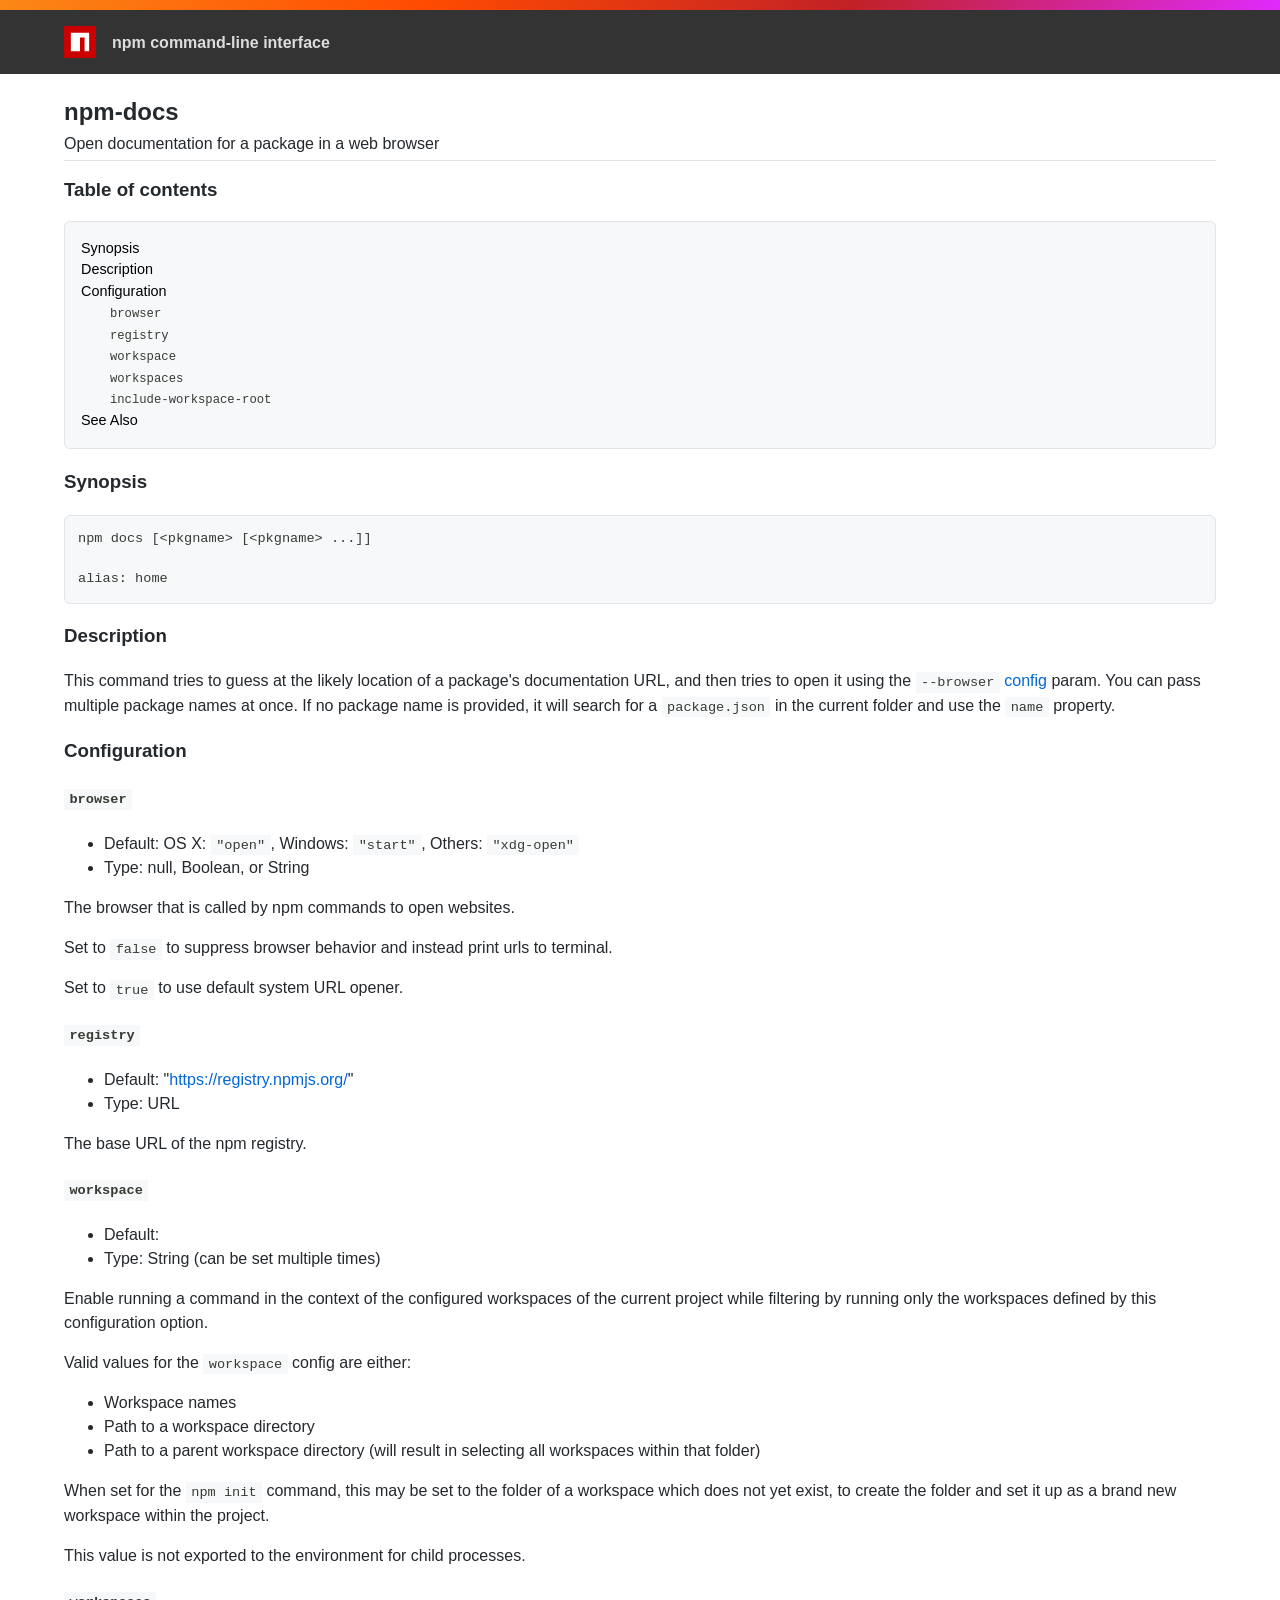
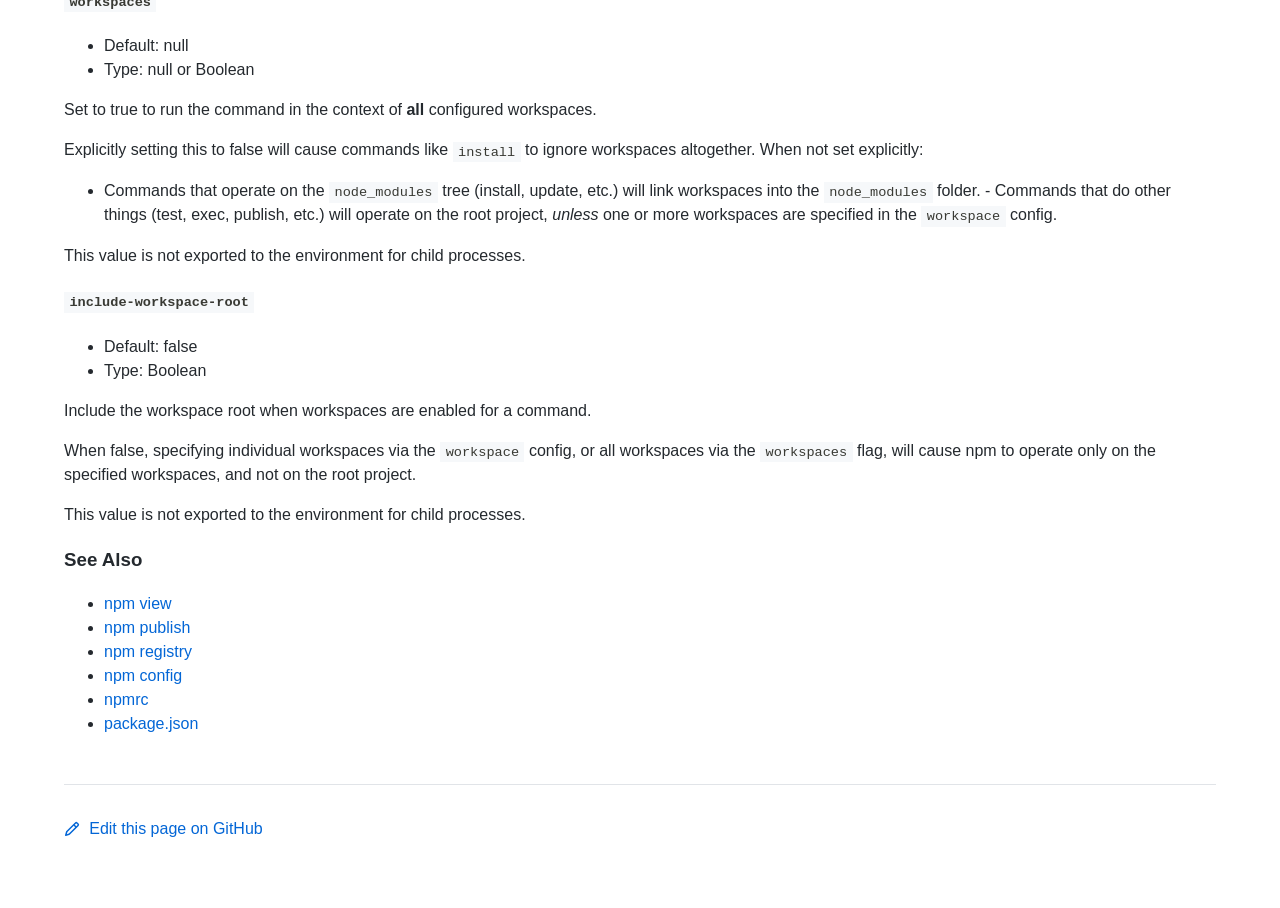
<file: node-v20.11.1-win-x64/node_modules/npm/docs/output/commands/npm-docs.html>
<!DOCTYPE html><html><head>
<meta charset="utf-8">
<title>npm-docs</title>
<style>
body {
    background-color: #ffffff;
    color: #24292e;

    margin: 0;

    line-height: 1.5;

    font-family: -apple-system, BlinkMacSystemFont, "Segoe UI", Helvetica, Arial, sans-serif, "Apple Color Emoji", "Segoe UI Emoji";
}
#rainbar {
    height: 10px;
    background-image: linear-gradient(139deg, #fb8817, #ff4b01, #c12127, #e02aff);
}

a {
    text-decoration: none;
    color: #0366d6;
}
a:hover {
    text-decoration: underline;
}

pre {
    margin: 1em 0px;
    padding: 1em;
    border: solid 1px #e1e4e8;
    border-radius: 6px;

    display: block;
    overflow: auto;

    white-space: pre;

    background-color: #f6f8fa;
    color: #393a34;
}
code {
    font-family: SFMono-Regular, Consolas, "Liberation Mono", Menlo, Courier, monospace;
    font-size: 85%;
    padding: 0.2em 0.4em;
    background-color: #f6f8fa;
    color: #393a34;
}
pre > code {
    padding: 0;
    background-color: inherit;
    color: inherit;
}
h1, h2, h3 {
    font-weight: 600;
}

#logobar {
    background-color: #333333;
    margin: 0 auto;
    padding: 1em 4em;
}
#logobar .logo {
    float: left;
}
#logobar .title {
    font-weight: 600;
    color: #dddddd;
    float: left;
    margin: 5px 0 0 1em;
}
#logobar:after {
    content: "";
    display: block;
    clear: both;
}

#content {
    margin: 0 auto;
    padding: 0 4em;
}

#table_of_contents > h2 {
    font-size: 1.17em;
}
#table_of_contents ul:first-child {
    border: solid 1px #e1e4e8;
    border-radius: 6px;
    padding: 1em;
    background-color: #f6f8fa;
    color: #393a34;
}
#table_of_contents ul {
    list-style-type: none;
    padding-left: 1.5em;
}
#table_of_contents li {
    font-size: 0.9em;
}
#table_of_contents li a {
    color: #000000;
}

header.title {
    border-bottom: solid 1px #e1e4e8;
}
header.title > h1 {
    margin-bottom: 0.25em;
}
header.title > .description {
    display: block;
    margin-bottom: 0.5em;
    line-height: 1;
}

footer#edit {
    border-top: solid 1px #e1e4e8;
    margin: 3em 0 4em 0;
    padding-top: 2em;
}
</style>
</head>
<body>
<div id="banner">
<div id="rainbar"></div>
<div id="logobar">
<svg class="logo" role="img" height="32" width="32" viewBox="0 0 700 700">
<polygon fill="#cb0000" points="0,700 700,700 700,0 0,0"></polygon>
<polygon fill="#ffffff" points="150,550 350,550 350,250 450,250 450,550 550,550 550,150 150,150"></polygon>
</svg>
<div class="title">
npm command-line interface
</div>
</div>
</div>

<section id="content">
<header class="title">
<h1 id="npm-docs">npm-docs</h1>
<span class="description">Open documentation for a package in a web browser</span>
</header>

<section id="table_of_contents">
<h2 id="table-of-contents">Table of contents</h2>
<div id="_table_of_contents"><ul><li><a href="#synopsis">Synopsis</a></li><li><a href="#description">Description</a></li><li><a href="#configuration">Configuration</a></li><ul><li><a href="#browser"><code>browser</code></a></li><li><a href="#registry"><code>registry</code></a></li><li><a href="#workspace"><code>workspace</code></a></li><li><a href="#workspaces"><code>workspaces</code></a></li><li><a href="#include-workspace-root"><code>include-workspace-root</code></a></li></ul><li><a href="#see-also">See Also</a></li></ul></div>
</section>

<div id="_content"><h3 id="synopsis">Synopsis</h3>
<pre><code class="language-bash">npm docs [&lt;pkgname&gt; [&lt;pkgname&gt; ...]]

alias: home
</code></pre>
<h3 id="description">Description</h3>
<p>This command tries to guess at the likely location of a package's
documentation URL, and then tries to open it using the
<a href="../using-npm/config#browser.html"><code>--browser</code> config</a> param. You can pass multiple
package names at once. If no package name is provided, it will search for a
<code>package.json</code> in the current folder and use the <code>name</code> property.</p>
<h3 id="configuration">Configuration</h3>
<h4 id="browser"><code>browser</code></h4>
<ul>
<li>Default: OS X: <code>"open"</code>, Windows: <code>"start"</code>, Others: <code>"xdg-open"</code></li>
<li>Type: null, Boolean, or String</li>
</ul>
<p>The browser that is called by npm commands to open websites.</p>
<p>Set to <code>false</code> to suppress browser behavior and instead print urls to
terminal.</p>
<p>Set to <code>true</code> to use default system URL opener.</p>
<h4 id="registry"><code>registry</code></h4>
<ul>
<li>Default: "<a href="https://registry.npmjs.org/">https://registry.npmjs.org/</a>"</li>
<li>Type: URL</li>
</ul>
<p>The base URL of the npm registry.</p>
<h4 id="workspace"><code>workspace</code></h4>
<ul>
<li>Default:</li>
<li>Type: String (can be set multiple times)</li>
</ul>
<p>Enable running a command in the context of the configured workspaces of the
current project while filtering by running only the workspaces defined by
this configuration option.</p>
<p>Valid values for the <code>workspace</code> config are either:</p>
<ul>
<li>Workspace names</li>
<li>Path to a workspace directory</li>
<li>Path to a parent workspace directory (will result in selecting all
workspaces within that folder)</li>
</ul>
<p>When set for the <code>npm init</code> command, this may be set to the folder of a
workspace which does not yet exist, to create the folder and set it up as a
brand new workspace within the project.</p>
<p>This value is not exported to the environment for child processes.</p>
<h4 id="workspaces"><code>workspaces</code></h4>
<ul>
<li>Default: null</li>
<li>Type: null or Boolean</li>
</ul>
<p>Set to true to run the command in the context of <strong>all</strong> configured
workspaces.</p>
<p>Explicitly setting this to false will cause commands like <code>install</code> to
ignore workspaces altogether. When not set explicitly:</p>
<ul>
<li>Commands that operate on the <code>node_modules</code> tree (install, update, etc.)
will link workspaces into the <code>node_modules</code> folder. - Commands that do
other things (test, exec, publish, etc.) will operate on the root project,
<em>unless</em> one or more workspaces are specified in the <code>workspace</code> config.</li>
</ul>
<p>This value is not exported to the environment for child processes.</p>
<h4 id="include-workspace-root"><code>include-workspace-root</code></h4>
<ul>
<li>Default: false</li>
<li>Type: Boolean</li>
</ul>
<p>Include the workspace root when workspaces are enabled for a command.</p>
<p>When false, specifying individual workspaces via the <code>workspace</code> config, or
all workspaces via the <code>workspaces</code> flag, will cause npm to operate only on
the specified workspaces, and not on the root project.</p>
<p>This value is not exported to the environment for child processes.</p>
<h3 id="see-also">See Also</h3>
<ul>
<li><a href="../commands/npm-view.html">npm view</a></li>
<li><a href="../commands/npm-publish.html">npm publish</a></li>
<li><a href="../using-npm/registry.html">npm registry</a></li>
<li><a href="../commands/npm-config.html">npm config</a></li>
<li><a href="../configuring-npm/npmrc.html">npmrc</a></li>
<li><a href="../configuring-npm/package-json.html">package.json</a></li>
</ul></div>

<footer id="edit">
<a href="https://github.com/npm/cli/edit/latest/docs/content/commands/npm-docs.md">
<svg role="img" viewBox="0 0 16 16" width="16" height="16" fill="currentcolor" style="vertical-align: text-bottom; margin-right: 0.3em;">
<path fill-rule="evenodd" d="M11.013 1.427a1.75 1.75 0 012.474 0l1.086 1.086a1.75 1.75 0 010 2.474l-8.61 8.61c-.21.21-.47.364-.756.445l-3.251.93a.75.75 0 01-.927-.928l.929-3.25a1.75 1.75 0 01.445-.758l8.61-8.61zm1.414 1.06a.25.25 0 00-.354 0L10.811 3.75l1.439 1.44 1.263-1.263a.25.25 0 000-.354l-1.086-1.086zM11.189 6.25L9.75 4.81l-6.286 6.287a.25.25 0 00-.064.108l-.558 1.953 1.953-.558a.249.249 0 00.108-.064l6.286-6.286z"></path>
</svg>
Edit this page on GitHub
</a>
</footer>
</section>



</body></html>
</file>
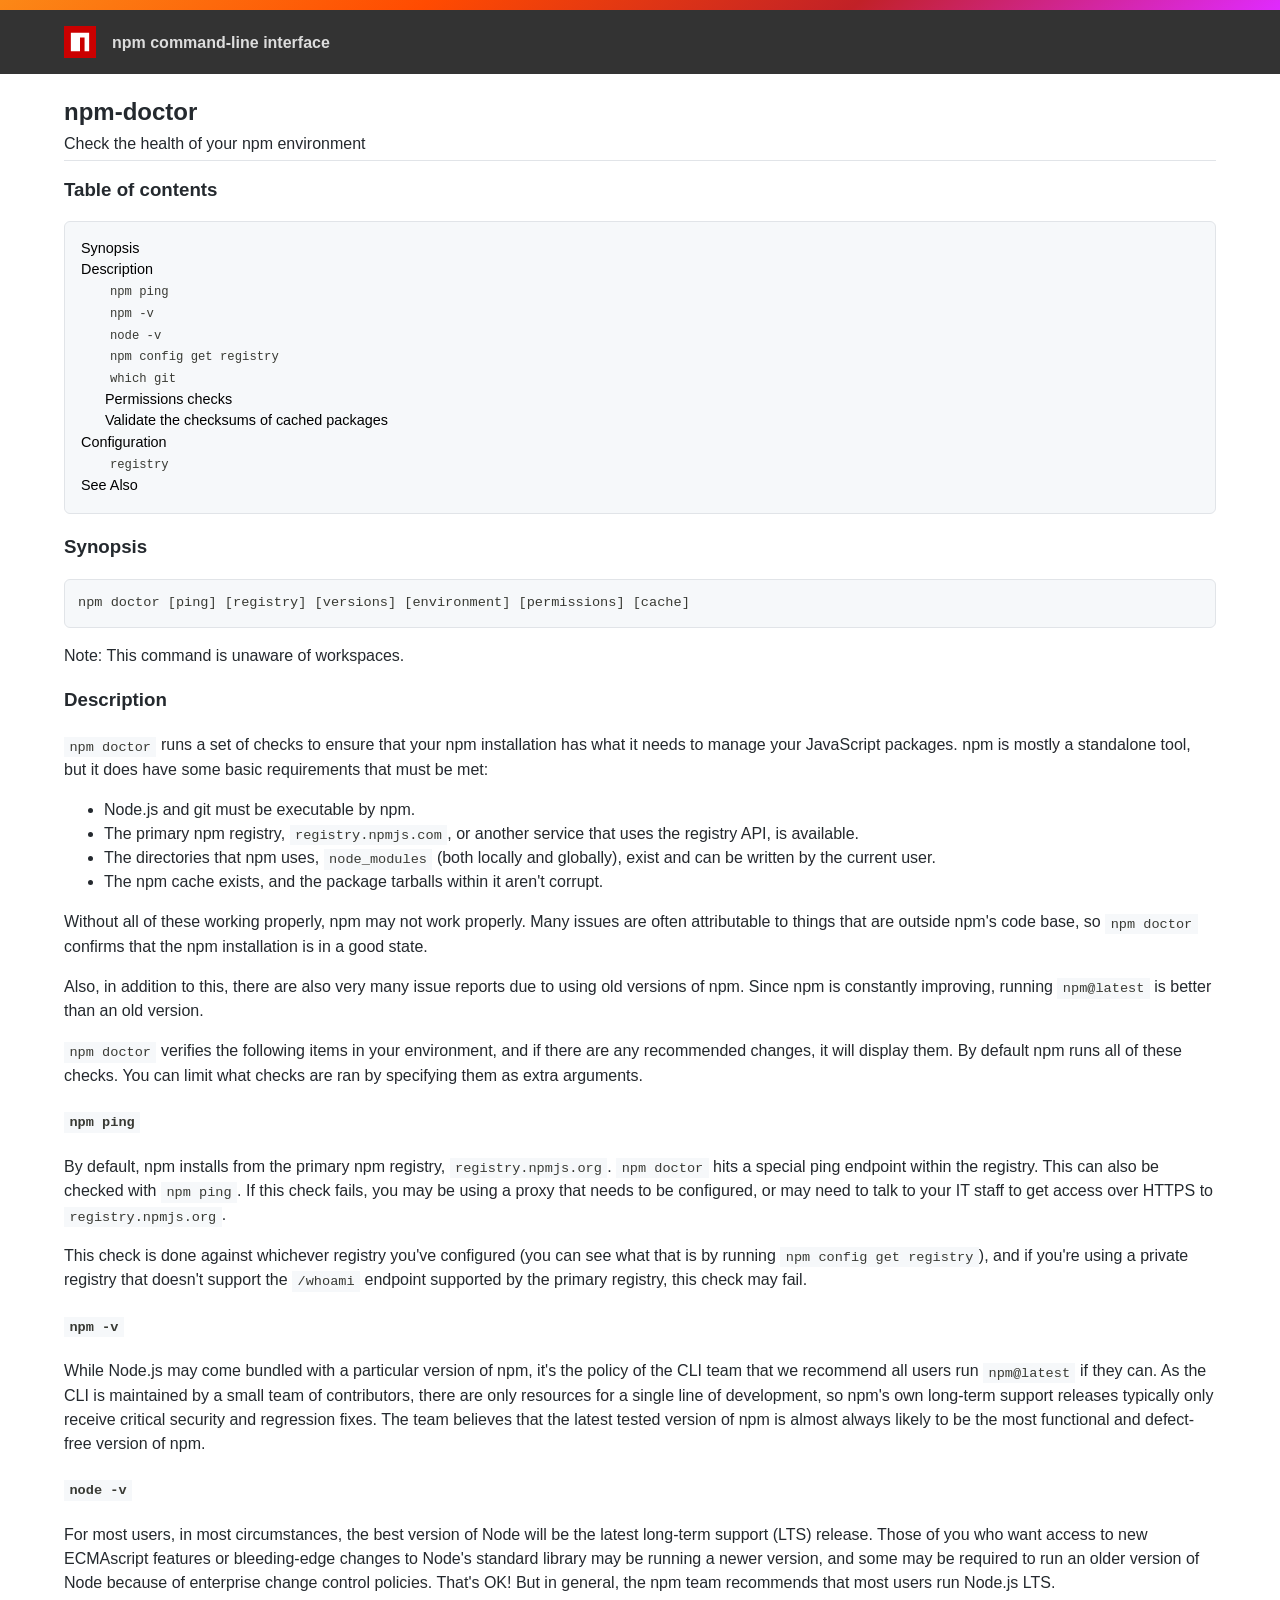
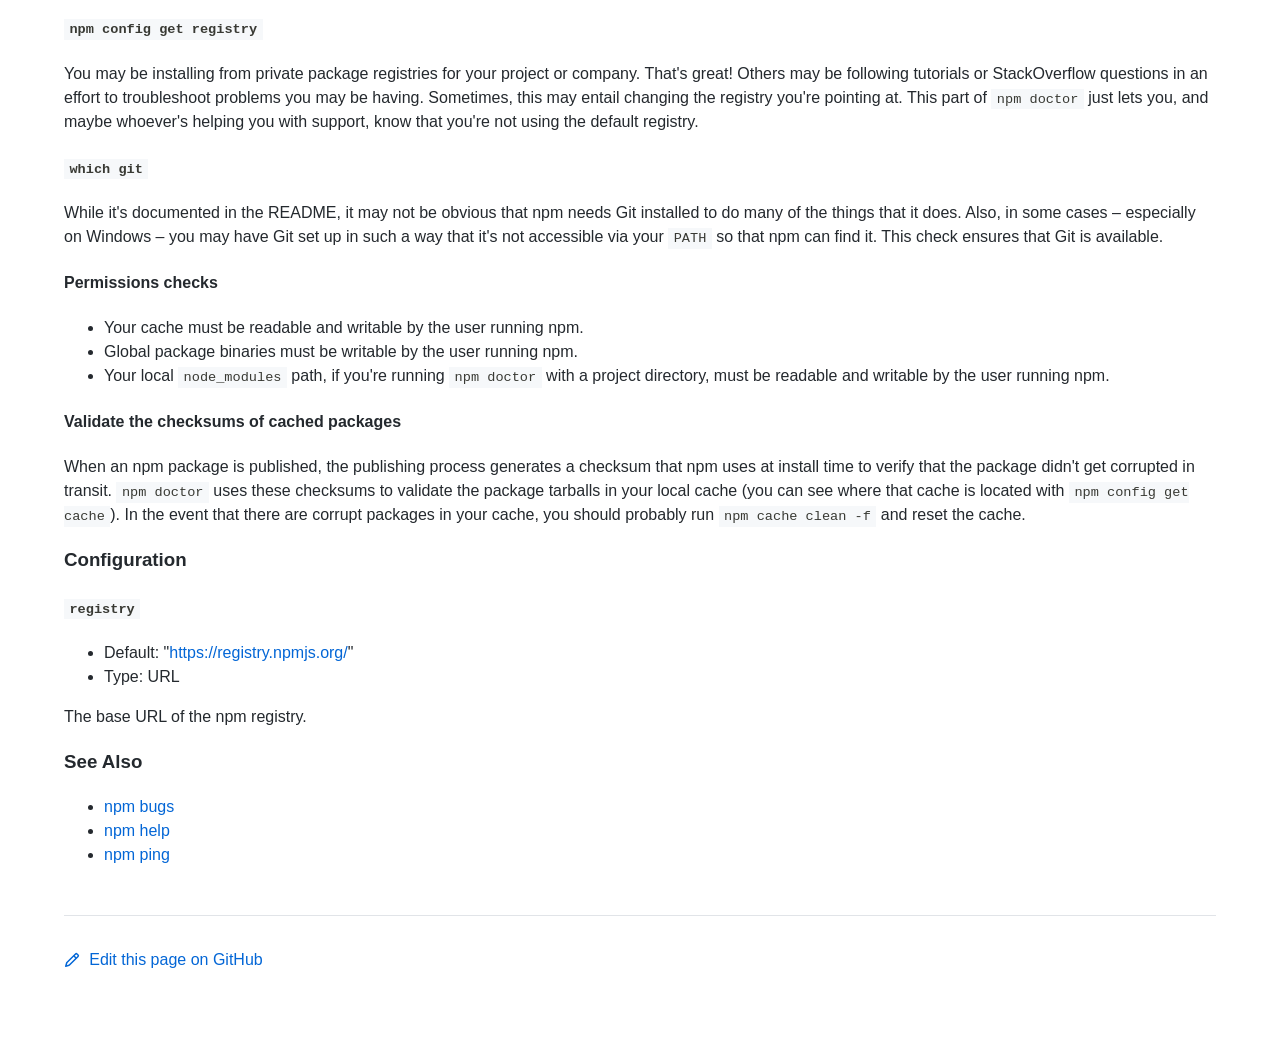
<file: node-v20.11.1-win-x64/node_modules/npm/docs/output/commands/npm-doctor.html>
<!DOCTYPE html><html><head>
<meta charset="utf-8">
<title>npm-doctor</title>
<style>
body {
    background-color: #ffffff;
    color: #24292e;

    margin: 0;

    line-height: 1.5;

    font-family: -apple-system, BlinkMacSystemFont, "Segoe UI", Helvetica, Arial, sans-serif, "Apple Color Emoji", "Segoe UI Emoji";
}
#rainbar {
    height: 10px;
    background-image: linear-gradient(139deg, #fb8817, #ff4b01, #c12127, #e02aff);
}

a {
    text-decoration: none;
    color: #0366d6;
}
a:hover {
    text-decoration: underline;
}

pre {
    margin: 1em 0px;
    padding: 1em;
    border: solid 1px #e1e4e8;
    border-radius: 6px;

    display: block;
    overflow: auto;

    white-space: pre;

    background-color: #f6f8fa;
    color: #393a34;
}
code {
    font-family: SFMono-Regular, Consolas, "Liberation Mono", Menlo, Courier, monospace;
    font-size: 85%;
    padding: 0.2em 0.4em;
    background-color: #f6f8fa;
    color: #393a34;
}
pre > code {
    padding: 0;
    background-color: inherit;
    color: inherit;
}
h1, h2, h3 {
    font-weight: 600;
}

#logobar {
    background-color: #333333;
    margin: 0 auto;
    padding: 1em 4em;
}
#logobar .logo {
    float: left;
}
#logobar .title {
    font-weight: 600;
    color: #dddddd;
    float: left;
    margin: 5px 0 0 1em;
}
#logobar:after {
    content: "";
    display: block;
    clear: both;
}

#content {
    margin: 0 auto;
    padding: 0 4em;
}

#table_of_contents > h2 {
    font-size: 1.17em;
}
#table_of_contents ul:first-child {
    border: solid 1px #e1e4e8;
    border-radius: 6px;
    padding: 1em;
    background-color: #f6f8fa;
    color: #393a34;
}
#table_of_contents ul {
    list-style-type: none;
    padding-left: 1.5em;
}
#table_of_contents li {
    font-size: 0.9em;
}
#table_of_contents li a {
    color: #000000;
}

header.title {
    border-bottom: solid 1px #e1e4e8;
}
header.title > h1 {
    margin-bottom: 0.25em;
}
header.title > .description {
    display: block;
    margin-bottom: 0.5em;
    line-height: 1;
}

footer#edit {
    border-top: solid 1px #e1e4e8;
    margin: 3em 0 4em 0;
    padding-top: 2em;
}
</style>
</head>
<body>
<div id="banner">
<div id="rainbar"></div>
<div id="logobar">
<svg class="logo" role="img" height="32" width="32" viewBox="0 0 700 700">
<polygon fill="#cb0000" points="0,700 700,700 700,0 0,0"></polygon>
<polygon fill="#ffffff" points="150,550 350,550 350,250 450,250 450,550 550,550 550,150 150,150"></polygon>
</svg>
<div class="title">
npm command-line interface
</div>
</div>
</div>

<section id="content">
<header class="title">
<h1 id="npm-doctor">npm-doctor</h1>
<span class="description">Check the health of your npm environment</span>
</header>

<section id="table_of_contents">
<h2 id="table-of-contents">Table of contents</h2>
<div id="_table_of_contents"><ul><li><a href="#synopsis">Synopsis</a></li><li><a href="#description">Description</a></li><ul><li><a href="#npm-ping"><code>npm ping</code></a></li><li><a href="#npm--v"><code>npm -v</code></a></li><li><a href="#node--v"><code>node -v</code></a></li><li><a href="#npm-config-get-registry"><code>npm config get registry</code></a></li><li><a href="#which-git"><code>which git</code></a></li><li><a href="#permissions-checks">Permissions checks</a></li><li><a href="#validate-the-checksums-of-cached-packages">Validate the checksums of cached packages</a></li></ul><li><a href="#configuration">Configuration</a></li><ul><li><a href="#registry"><code>registry</code></a></li></ul><li><a href="#see-also">See Also</a></li></ul></div>
</section>

<div id="_content"><h3 id="synopsis">Synopsis</h3>
<pre><code class="language-bash">npm doctor [ping] [registry] [versions] [environment] [permissions] [cache]
</code></pre>
<p>Note: This command is unaware of workspaces.</p>
<h3 id="description">Description</h3>
<p><code>npm doctor</code> runs a set of checks to ensure that your npm installation has
what it needs to manage your JavaScript packages. npm is mostly a
standalone tool, but it does have some basic requirements that must be met:</p>
<ul>
<li>Node.js and git must be executable by npm.</li>
<li>The primary npm registry, <code>registry.npmjs.com</code>, or another service that
uses the registry API, is available.</li>
<li>The directories that npm uses, <code>node_modules</code> (both locally and
globally), exist and can be written by the current user.</li>
<li>The npm cache exists, and the package tarballs within it aren't corrupt.</li>
</ul>
<p>Without all of these working properly, npm may not work properly.  Many
issues are often attributable to things that are outside npm's code base,
so <code>npm doctor</code> confirms that the npm installation is in a good state.</p>
<p>Also, in addition to this, there are also very many issue reports due to
using old versions of npm. Since npm is constantly improving, running
<code>npm@latest</code> is better than an old version.</p>
<p><code>npm doctor</code> verifies the following items in your environment, and if
there are any recommended changes, it will display them.  By default npm
runs all of these checks. You can limit what checks are ran by
specifying them as extra arguments.</p>
<h4 id="npm-ping"><code>npm ping</code></h4>
<p>By default, npm installs from the primary npm registry,
<code>registry.npmjs.org</code>.  <code>npm doctor</code> hits a special ping endpoint within the
registry. This can also be checked with <code>npm ping</code>. If this check fails,
you may be using a proxy that needs to be configured, or may need to talk
to your IT staff to get access over HTTPS to <code>registry.npmjs.org</code>.</p>
<p>This check is done against whichever registry you've configured (you can
see what that is by running <code>npm config get registry</code>), and if you're using
a private registry that doesn't support the <code>/whoami</code> endpoint supported by
the primary registry, this check may fail.</p>
<h4 id="npm--v"><code>npm -v</code></h4>
<p>While Node.js may come bundled with a particular version of npm, it's the
policy of the CLI team that we recommend all users run <code>npm@latest</code> if they
can. As the CLI is maintained by a small team of contributors, there are
only resources for a single line of development, so npm's own long-term
support releases typically only receive critical security and regression
fixes. The team believes that the latest tested version of npm is almost
always likely to be the most functional and defect-free version of npm.</p>
<h4 id="node--v"><code>node -v</code></h4>
<p>For most users, in most circumstances, the best version of Node will be the
latest long-term support (LTS) release. Those of you who want access to new
ECMAscript features or bleeding-edge changes to Node's standard library may
be running a newer version, and some may be required to run an older
version of Node because of enterprise change control policies. That's OK!
But in general, the npm team recommends that most users run Node.js LTS.</p>
<h4 id="npm-config-get-registry"><code>npm config get registry</code></h4>
<p>You may be installing from private package registries for your project or
company. That's great! Others may be following tutorials or StackOverflow
questions in an effort to troubleshoot problems you may be having.
Sometimes, this may entail changing the registry you're pointing at.  This
part of <code>npm doctor</code> just lets you, and maybe whoever's helping you with
support, know that you're not using the default registry.</p>
<h4 id="which-git"><code>which git</code></h4>
<p>While it's documented in the README, it may not be obvious that npm needs
Git installed to do many of the things that it does. Also, in some cases
–&nbsp;especially on Windows –&nbsp;you may have Git set up in such a way that it's
not accessible via your <code>PATH</code> so that npm can find it. This check ensures
that Git is available.</p>
<h4 id="permissions-checks">Permissions checks</h4>
<ul>
<li>Your cache must be readable and writable by the user running npm.</li>
<li>Global package binaries must be writable by the user running npm.</li>
<li>Your local <code>node_modules</code> path, if you're running <code>npm doctor</code> with a
project directory, must be readable and writable by the user running npm.</li>
</ul>
<h4 id="validate-the-checksums-of-cached-packages">Validate the checksums of cached packages</h4>
<p>When an npm package is published, the publishing process generates a
checksum that npm uses at install time to verify that the package didn't
get corrupted in transit. <code>npm doctor</code> uses these checksums to validate the
package tarballs in your local cache (you can see where that cache is
located with <code>npm config get cache</code>). In the event that there are corrupt
packages in your cache, you should probably run <code>npm cache clean -f</code> and
reset the cache.</p>
<h3 id="configuration">Configuration</h3>
<h4 id="registry"><code>registry</code></h4>
<ul>
<li>Default: "<a href="https://registry.npmjs.org/">https://registry.npmjs.org/</a>"</li>
<li>Type: URL</li>
</ul>
<p>The base URL of the npm registry.</p>
<h3 id="see-also">See Also</h3>
<ul>
<li><a href="../commands/npm-bugs.html">npm bugs</a></li>
<li><a href="../commands/npm-help.html">npm help</a></li>
<li><a href="../commands/npm-ping.html">npm ping</a></li>
</ul></div>

<footer id="edit">
<a href="https://github.com/npm/cli/edit/latest/docs/content/commands/npm-doctor.md">
<svg role="img" viewBox="0 0 16 16" width="16" height="16" fill="currentcolor" style="vertical-align: text-bottom; margin-right: 0.3em;">
<path fill-rule="evenodd" d="M11.013 1.427a1.75 1.75 0 012.474 0l1.086 1.086a1.75 1.75 0 010 2.474l-8.61 8.61c-.21.21-.47.364-.756.445l-3.251.93a.75.75 0 01-.927-.928l.929-3.25a1.75 1.75 0 01.445-.758l8.61-8.61zm1.414 1.06a.25.25 0 00-.354 0L10.811 3.75l1.439 1.44 1.263-1.263a.25.25 0 000-.354l-1.086-1.086zM11.189 6.25L9.75 4.81l-6.286 6.287a.25.25 0 00-.064.108l-.558 1.953 1.953-.558a.249.249 0 00.108-.064l6.286-6.286z"></path>
</svg>
Edit this page on GitHub
</a>
</footer>
</section>



</body></html>
</file>
<file: razorpay_website/style.css>
:root {
    --primary-color: #4F46E5;
    --primary-hover: #4338CA;
    --bg-color: #0F172A;
    --surface-color: #1E293B;
    --text-color: #F8FAFC;
    --text-muted: #CBD5E1;
    --border-color: #334155;
    --gradient-start: #6366f1;
    --gradient-end: #8b5cf6;
}

* {
    margin: 0;
    padding: 0;
    box-sizing: border-box;
    font-family: 'Inter', sans-serif;
}

body {
    background-color: var(--bg-color);
    color: var(--text-color);
    line-height: 1.6;
}

/* Header */
header {
    background: rgba(30, 41, 59, 0.8);
    backdrop-filter: blur(10px);
    border-bottom: 1px solid var(--border-color);
    position: sticky;
    top: 0;
    z-index: 100;
}

nav {
    max-width: 1200px;
    margin: 0 auto;
    padding: 1rem 2rem;
    display: flex;
    justify-content: space-between;
    align-items: center;
}

.logo {
    font-size: 1.5rem;
    font-weight: 700;
    background: linear-gradient(to right, var(--gradient-start), var(--gradient-end));
    -webkit-background-clip: text;
    -webkit-text-fill-color: transparent;
    text-decoration: none;
}

.nav-links {
    display: flex;
    gap: 2rem;
}

.nav-links a {
    color: var(--text-muted);
    text-decoration: none;
    font-weight: 500;
    transition: color 0.3s;
}

.nav-links a:hover {
    color: var(--text-color);
}

/* Hero Section */
.hero {
    padding: 6rem 2rem;
    text-align: center;
    max-width: 800px;
    margin: 0 auto;
    position: relative;
}

.hero::before {
    content: '';
    position: absolute;
    top: -50%;
    left: 50%;
    transform: translateX(-50%);
    width: 600px;
    height: 600px;
    background: radial-gradient(circle, rgba(99,102,241,0.15) 0%, rgba(15,23,42,0) 70%);
    z-index: -1;
    border-radius: 50%;
}

.hero h1 {
    font-size: 3.5rem;
    margin-bottom: 1.5rem;
    line-height: 1.2;
}

.hero p {
    font-size: 1.2rem;
    color: var(--text-muted);
    margin-bottom: 2rem;
}

.cta-button {
    display: inline-block;
    padding: 1rem 2.5rem;
    background: linear-gradient(to right, var(--gradient-start), var(--gradient-end));
    color: #fff;
    text-decoration: none;
    border-radius: 50px;
    font-weight: 600;
    font-size: 1.1rem;
    transition: transform 0.3s, box-shadow 0.3s;
}

.cta-button:hover {
    transform: translateY(-2px);
    box-shadow: 0 10px 20px rgba(99,102,241,0.3);
}

/* Features */
.features {
    padding: 4rem 2rem;
    max-width: 1200px;
    margin: 0 auto;
    display: grid;
    grid-template-columns: repeat(auto-fit, minmax(300px, 1fr));
    gap: 2rem;
}

.feature-card {
    background: var(--surface-color);
    padding: 2rem;
    border-radius: 16px;
    border: 1px solid var(--border-color);
    transition: transform 0.3s;
}

.feature-card:hover {
    transform: translateY(-5px);
}

.feature-card h3 {
    margin-bottom: 1rem;
    color: var(--text-color);
}

.feature-card p {
    color: var(--text-muted);
}

/* Legal Pages Content */
.legal-content {
    max-width: 800px;
    margin: 4rem auto;
    padding: 2.5rem;
    background: var(--surface-color);
    border-radius: 16px;
    border: 1px solid var(--border-color);
}

.legal-content h1 {
    margin-bottom: 2rem;
    font-size: 2.5rem;
    border-bottom: 1px solid var(--border-color);
    padding-bottom: 1rem;
}

.legal-content h2 {
    margin: 2rem 0 1rem;
    color: var(--text-color);
}

.legal-content p {
    margin-bottom: 1.5rem;
    color: var(--text-muted);
}

.legal-content ul {
    margin-left: 1.5rem;
    margin-bottom: 1.5rem;
    color: var(--text-muted);
}

.legal-content li {
    margin-bottom: 0.5rem;
}

/* Footer */
footer {
    background: var(--surface-color);
    padding: 3rem 2rem;
    margin-top: 4rem;
    border-top: 1px solid var(--border-color);
}

.footer-content {
    max-width: 1200px;
    margin: 0 auto;
    display: flex;
    justify-content: space-between;
    flex-wrap: wrap;
    gap: 2rem;
}

.footer-section h4 {
    margin-bottom: 1rem;
    color: var(--text-color);
}

.footer-links {
    list-style: none;
}

.footer-links li {
    margin-bottom: 0.5rem;
}

.footer-links a {
    color: var(--text-muted);
    text-decoration: none;
    transition: color 0.3s;
}

.footer-links a:hover {
    color: var(--gradient-start);
}

.copyright {
    text-align: center;
    margin-top: 3rem;
    padding-top: 1.5rem;
    border-top: 1px solid var(--border-color);
    color: var(--text-muted);
}
</file>
